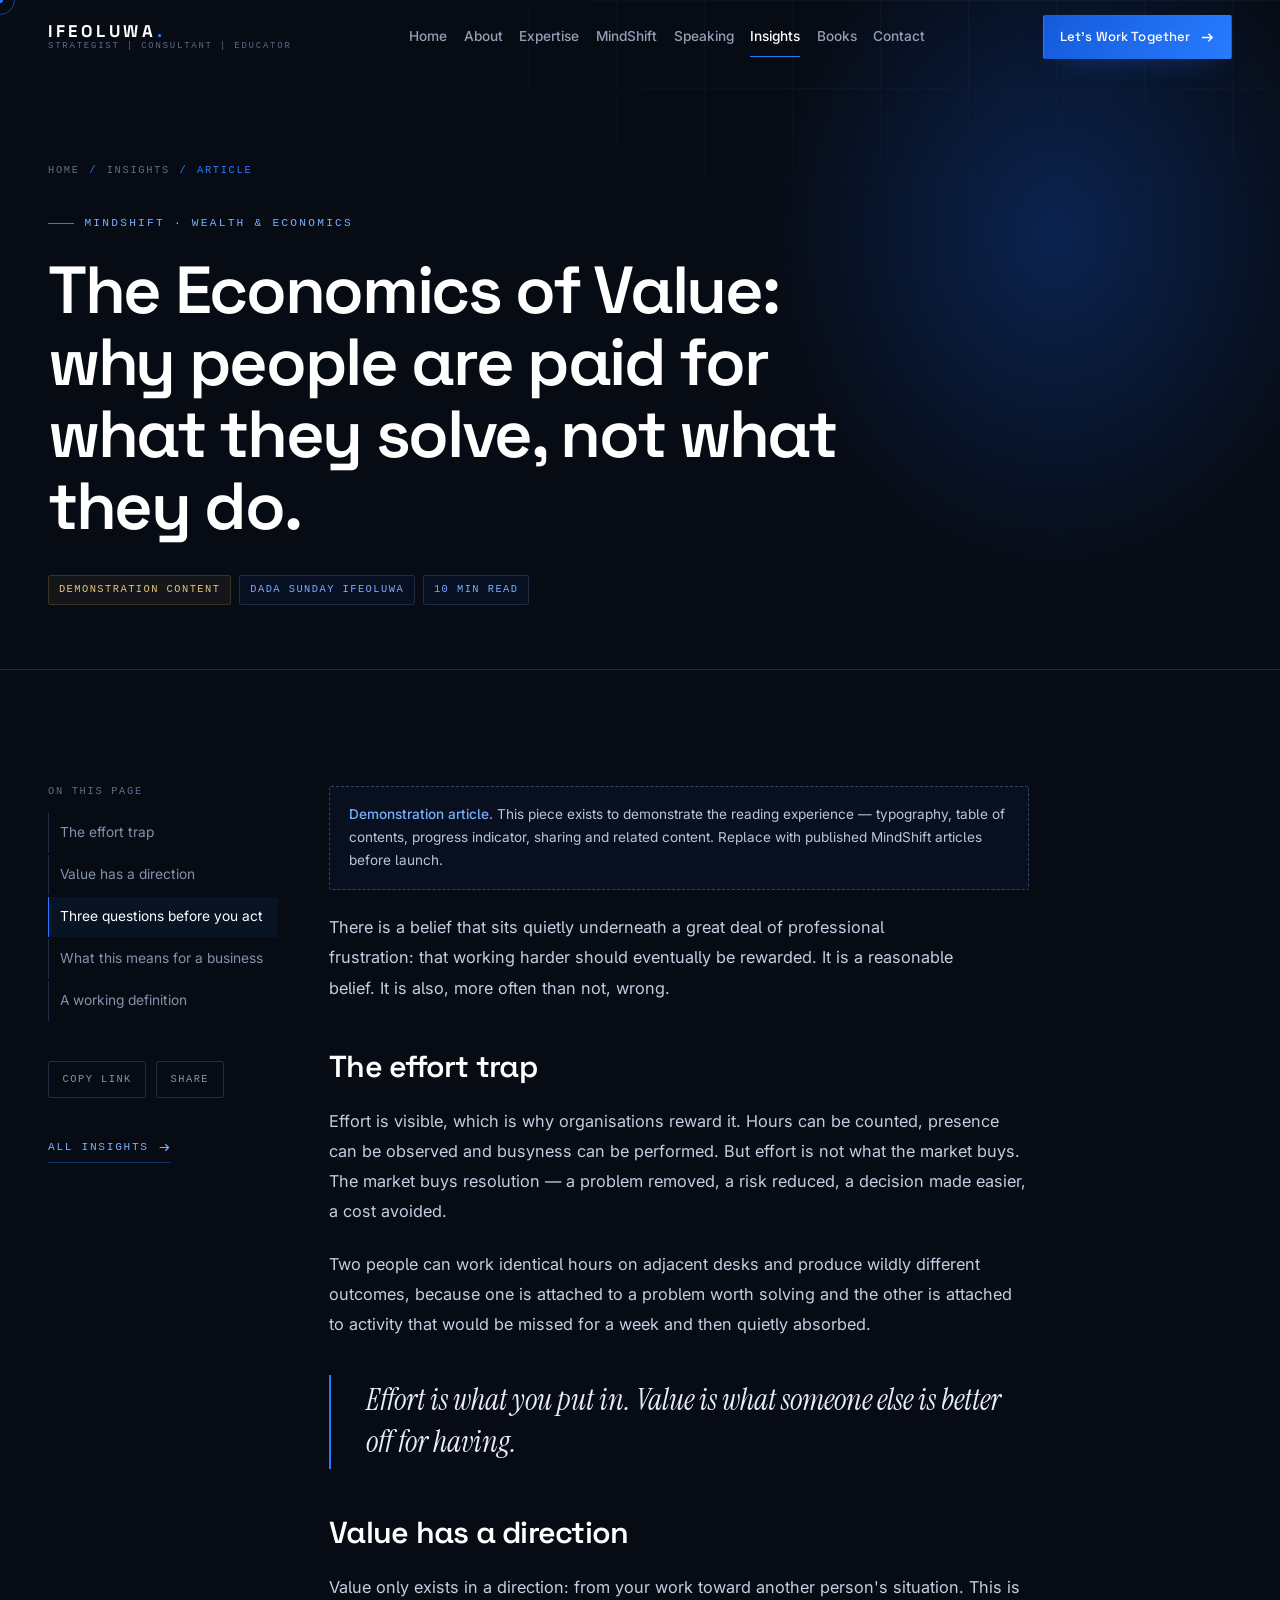
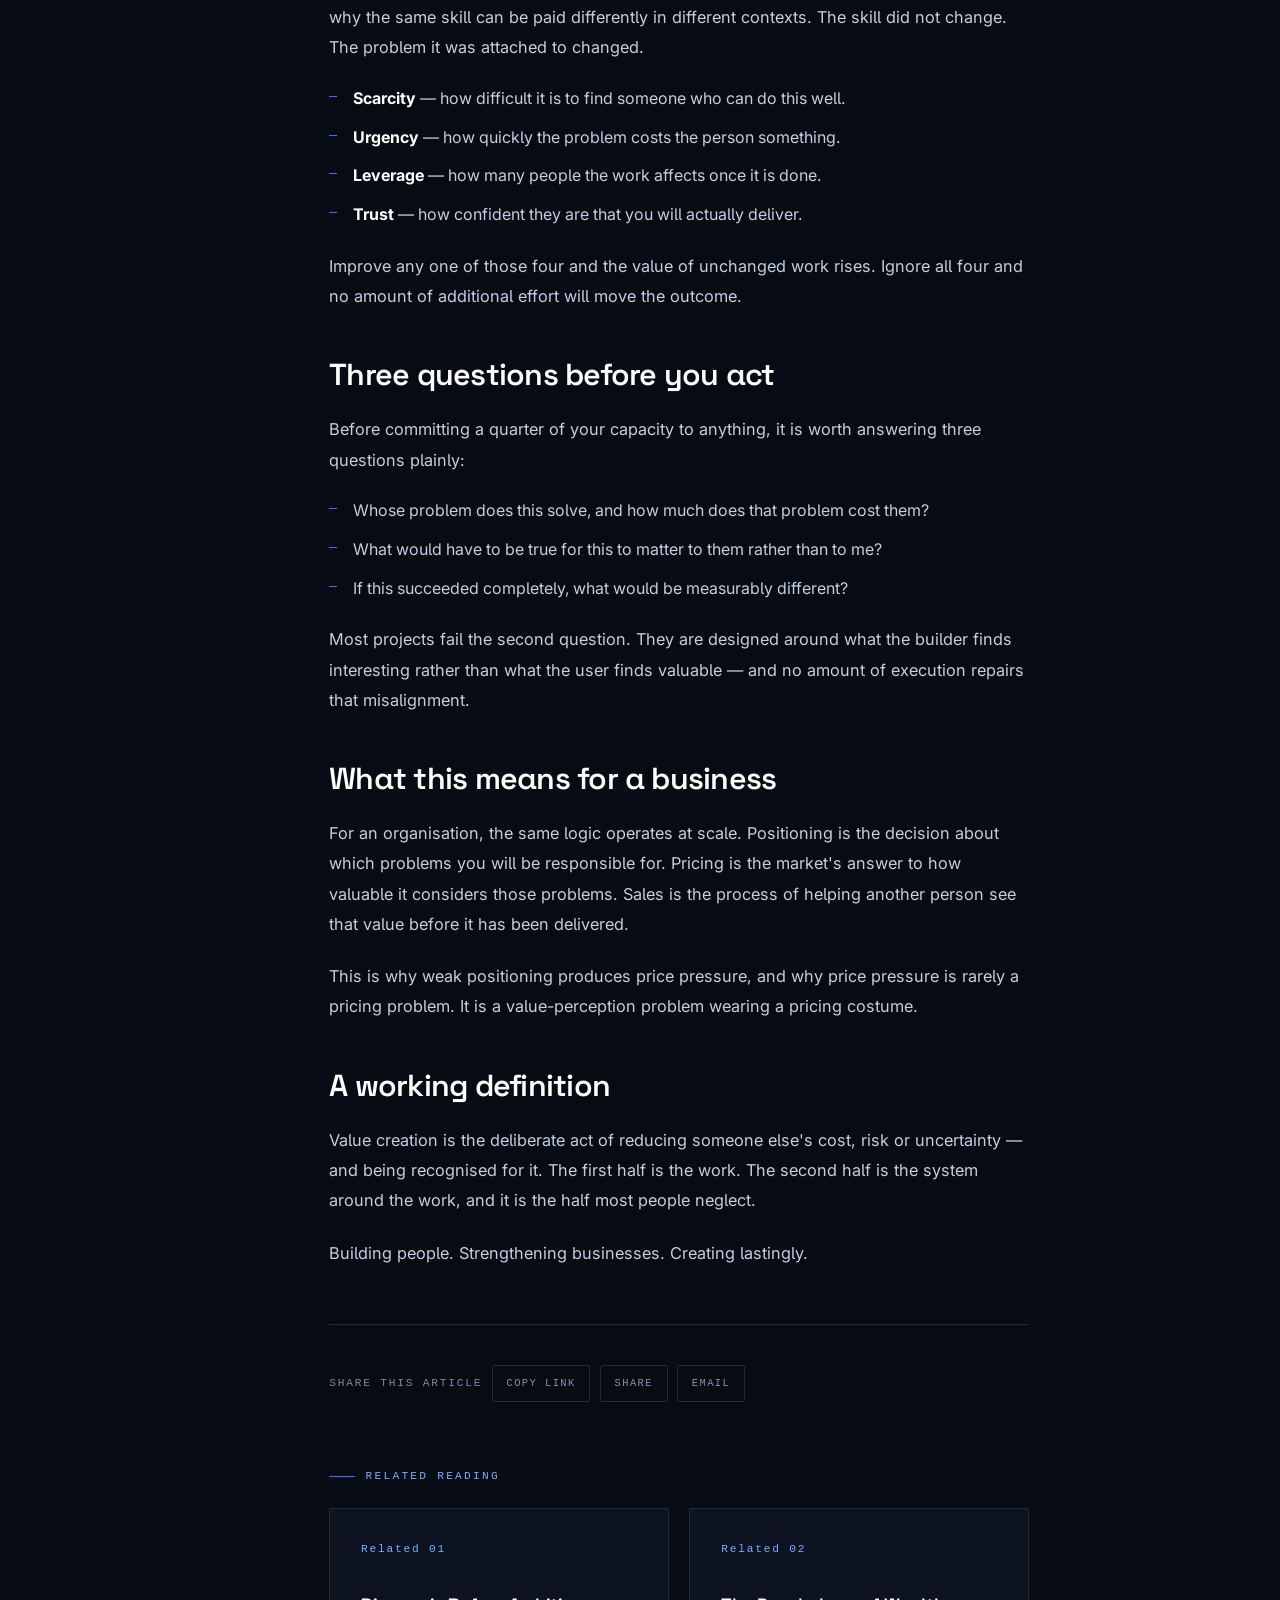
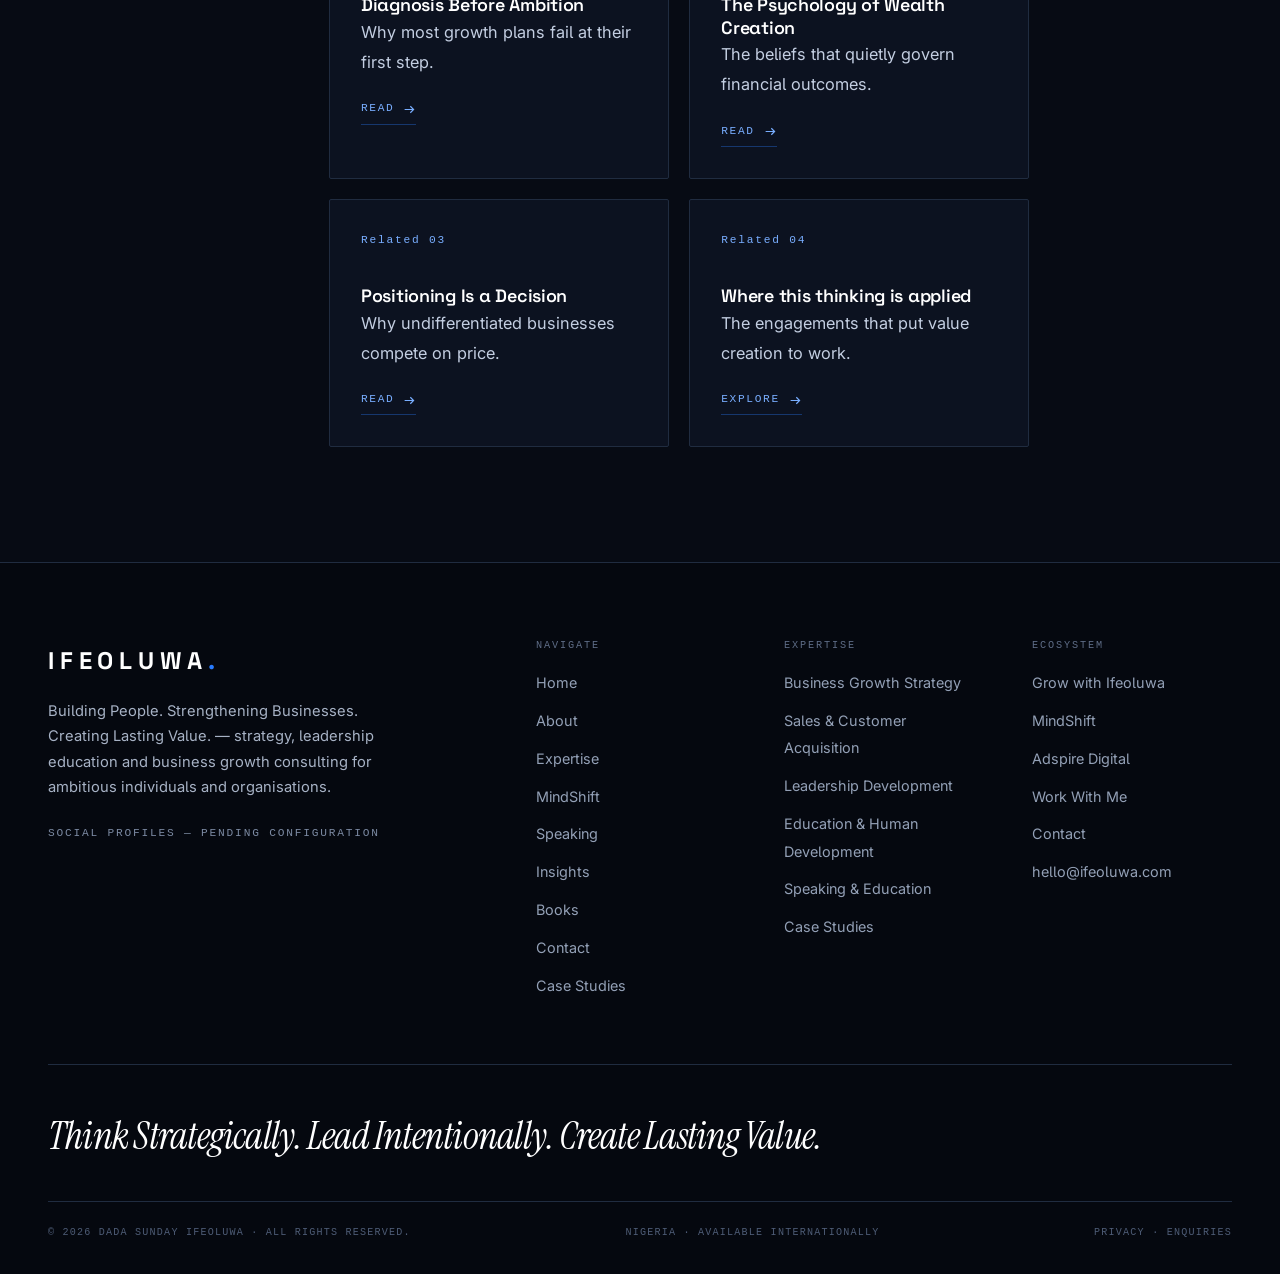
<file: article.html>
<!DOCTYPE html>
<html lang="en">
<head>
<meta charset="UTF-8">
<meta name="viewport" content="width=device-width, initial-scale=1">
<title>The Economics of Value — Article | MindShift by Ifeoluwa</title>
<meta name="description" content="Why identical effort produces radically different rewards — a MindShift deep dive on value creation, pricing and recognition by Dada Sunday Ifeoluwa.">
<meta name="robots" content="index, follow">
<link rel="canonical" href="https://sundayifeoluwa.vercel.app/article.html">
<meta property="og:type" content="article">
<meta property="og:title" content="The Economics of Value — MindShift">
<meta property="og:description" content="Why people are paid for what they solve, not what they do.">
<meta property="og:url" content="https://sundayifeoluwa.vercel.app/article.html">
<meta property="og:image" content="https://images.pexels.com/photos/4865543/pexels-photo-4865543.jpeg?auto=compress&cs=tinysrgb&w=1200">
<meta name="twitter:card" content="summary_large_image">
<link rel="icon" href="data:image/svg+xml,%3Csvg xmlns='http://www.w3.org/2000/svg' viewBox='0 0 32 32'%3E%3Crect width='32' height='32' fill='%23070B14'/%3E%3Ctext x='16' y='23' font-family='Helvetica,Arial' font-size='20' font-weight='bold' fill='%23287BFF' text-anchor='middle'%3EI%3C/text%3E%3C/svg%3E">
<link rel="preconnect" href="https://fonts.googleapis.com">
<link rel="preconnect" href="https://fonts.gstatic.com" crossorigin>
<link rel="preconnect" href="https://images.pexels.com" crossorigin>
<link href="https://fonts.googleapis.com/css2?family=Space+Grotesk:wght@400;500;600;700&family=Inter:wght@400;500;600&family=Instrument+Serif:ital@0;1&display=swap" rel="stylesheet">
<link rel="stylesheet" href="css/style.css">
<link rel="stylesheet" href="css/animations.css">
<noscript><style>.veil{display:none}[data-reveal],[data-stagger] > *,.mask-reveal,.hero h1 .line > span{opacity:1!important;transform:none!important;clip-path:none!important}[data-rule]{transform:scaleX(1)!important}</style></noscript>
<script type="application/ld+json">
{"@context":"https://schema.org","@type":"Article","headline":"The Economics of Value","description":"Why people are paid for what they solve, not what they do.","author":{"@type":"Person","name":"Dada Sunday Ifeoluwa"},"publisher":{"@type":"Organization","name":"MindShift"},"mainEntityOfPage":"https://sundayifeoluwa.vercel.app/article.html"}
</script>
</head>
<body>
<div class="veil" aria-hidden="true"></div>
<a class="skip" href="#main">Skip to content</a>
<div class="reading-progress" aria-hidden="true"><i id="reading-bar"></i></div>
<div id="site-nav"></div>

<main id="main">
  <header class="page-head">
    <div class="page-head__bg" aria-hidden="true"></div>
    <div class="shell">
      <nav class="crumbs" aria-label="Breadcrumb">
        <a href="index.html">Home</a><span>/</span><a href="insights.html">Insights</a><span>/</span><span>Article</span>
      </nav>
      <span class="eyebrow">MindShift · Wealth &amp; Economics</span>
      <h1>The Economics of Value: why people are paid for what they solve, not what they do.</h1>
      <div class="page-head__meta">
        <span class="tag tag--warn">Demonstration content</span>
        <span class="tag">Dada Sunday Ifeoluwa</span>
        <span class="tag">10 min read</span>
      </div>
    </div>
  </header>

  <section class="sec sec--flush">
    <div class="shell article-layout">
      <nav class="toc" aria-label="Table of contents">
        <h2>On this page</h2>
        <ol>
          <li><a href="#s1">The effort trap</a></li>
          <li><a href="#s2">Value has a direction</a></li>
          <li><a href="#s3">Three questions before you act</a></li>
          <li><a href="#s4">What this means for a business</a></li>
          <li><a href="#s5">A working definition</a></li>
        </ol>
        <div class="share mt-3">
          <button type="button" data-share="copy">Copy link</button>
          <button type="button" data-share="native">Share</button>
        </div>
        <a class="link-arrow mt-3" href="insights.html">All insights
          <svg viewBox="0 0 16 16" fill="none" stroke="currentColor" stroke-width="1.5"><path d="M2 8h11M9 4l4 4-4 4"/></svg></a>
      </nav>

      <article class="prose" data-article>
        <div class="note">
          <strong>Demonstration article.</strong> This piece exists to demonstrate the reading experience — typography,
          table of contents, progress indicator, sharing and related content. Replace with published MindShift articles
          before launch.
        </div>

        <p class="lead">There is a belief that sits quietly underneath a great deal of professional frustration: that
          working harder should eventually be rewarded. It is a reasonable belief. It is also, more often than not,
          wrong.</p>

        <h2 id="s1">The effort trap</h2>
        <p>Effort is visible, which is why organisations reward it. Hours can be counted, presence can be observed and
          busyness can be performed. But effort is not what the market buys. The market buys resolution — a problem
          removed, a risk reduced, a decision made easier, a cost avoided.</p>
        <p>Two people can work identical hours on adjacent desks and produce wildly different outcomes, because one is
          attached to a problem worth solving and the other is attached to activity that would be missed for a week and
          then quietly absorbed.</p>
        <blockquote class="pullquote">Effort is what you put in. Value is what someone else is better off for having.</blockquote>

        <h2 id="s2">Value has a direction</h2>
        <p>Value only exists in a direction: from your work toward another person's situation. This is why the same
          skill can be paid differently in different contexts. The skill did not change. The problem it was attached to
          changed.</p>
        <ul>
          <li><strong style="color:#fff">Scarcity</strong> — how difficult it is to find someone who can do this well.</li>
          <li><strong style="color:#fff">Urgency</strong> — how quickly the problem costs the person something.</li>
          <li><strong style="color:#fff">Leverage</strong> — how many people the work affects once it is done.</li>
          <li><strong style="color:#fff">Trust</strong> — how confident they are that you will actually deliver.</li>
        </ul>
        <p>Improve any one of those four and the value of unchanged work rises. Ignore all four and no amount of
          additional effort will move the outcome.</p>

        <h2 id="s3">Three questions before you act</h2>
        <p>Before committing a quarter of your capacity to anything, it is worth answering three questions plainly:</p>
        <ul>
          <li>Whose problem does this solve, and how much does that problem cost them?</li>
          <li>What would have to be true for this to matter to them rather than to me?</li>
          <li>If this succeeded completely, what would be measurably different?</li>
        </ul>
        <p>Most projects fail the second question. They are designed around what the builder finds interesting rather
          than what the user finds valuable — and no amount of execution repairs that misalignment.</p>

        <h2 id="s4">What this means for a business</h2>
        <p>For an organisation, the same logic operates at scale. Positioning is the decision about which problems you
          will be responsible for. Pricing is the market's answer to how valuable it considers those problems. Sales is
          the process of helping another person see that value before it has been delivered.</p>
        <p>This is why weak positioning produces price pressure, and why price pressure is rarely a pricing problem. It
          is a value-perception problem wearing a pricing costume.</p>

        <h2 id="s5">A working definition</h2>
        <p>Value creation is the deliberate act of reducing someone else's cost, risk or uncertainty — and being
          recognised for it. The first half is the work. The second half is the system around the work, and it is the
          half most people neglect.</p>
        <p class="dim">Building people. Strengthening businesses. Creating lastingly.</p>

        <div class="rule mt-4" data-rule></div>

        <div class="share mt-3">
          <span class="mono dim">Share this article</span>
          <button type="button" data-share="copy">Copy link</button>
          <button type="button" data-share="native">Share</button>
          <a href="mailto:?subject=The%20Economics%20of%20Value&body=Thought%20you%20might%20find%20this%20interesting.">Email</a>
        </div>

        <div class="mt-4">
          <span class="eyebrow">Related reading</span>
          <div class="grid-2">
            <a class="panel" href="insights.html"><span class="panel__num">Related 01</span>
              <h3 class="h3">Diagnosis Before Ambition</h3>
              <p class="small">Why most growth plans fail at their first step.</p>
              <span class="link-arrow">Read <svg viewBox="0 0 16 16" fill="none" stroke="currentColor" stroke-width="1.5"><path d="M2 8h11M9 4l4 4-4 4"/></svg></span></a>
            <a class="panel" href="mindshift.html"><span class="panel__num">Related 02</span>
              <h3 class="h3">The Psychology of Wealth Creation</h3>
              <p class="small">The beliefs that quietly govern financial outcomes.</p>
              <span class="link-arrow">Read <svg viewBox="0 0 16 16" fill="none" stroke="currentColor" stroke-width="1.5"><path d="M2 8h11M9 4l4 4-4 4"/></svg></span></a>
            <a class="panel" href="insights.html"><span class="panel__num">Related 03</span>
              <h3 class="h3">Positioning Is a Decision</h3>
              <p class="small">Why undifferentiated businesses compete on price.</p>
              <span class="link-arrow">Read <svg viewBox="0 0 16 16" fill="none" stroke="currentColor" stroke-width="1.5"><path d="M2 8h11M9 4l4 4-4 4"/></svg></span></a>
            <a class="panel" href="expertise.html"><span class="panel__num">Related 04</span>
              <h3 class="h3">Where this thinking is applied</h3>
              <p class="small">The engagements that put value creation to work.</p>
              <span class="link-arrow">Explore <svg viewBox="0 0 16 16" fill="none" stroke="currentColor" stroke-width="1.5"><path d="M2 8h11M9 4l4 4-4 4"/></svg></span></a>
          </div>
        </div>
      </article>
    </div>
  </section>
</main>

<div id="site-footer"></div>
<script src="js/config.js" defer></script>
<script src="js/main.js" defer></script>
</body>
</html>
</file>
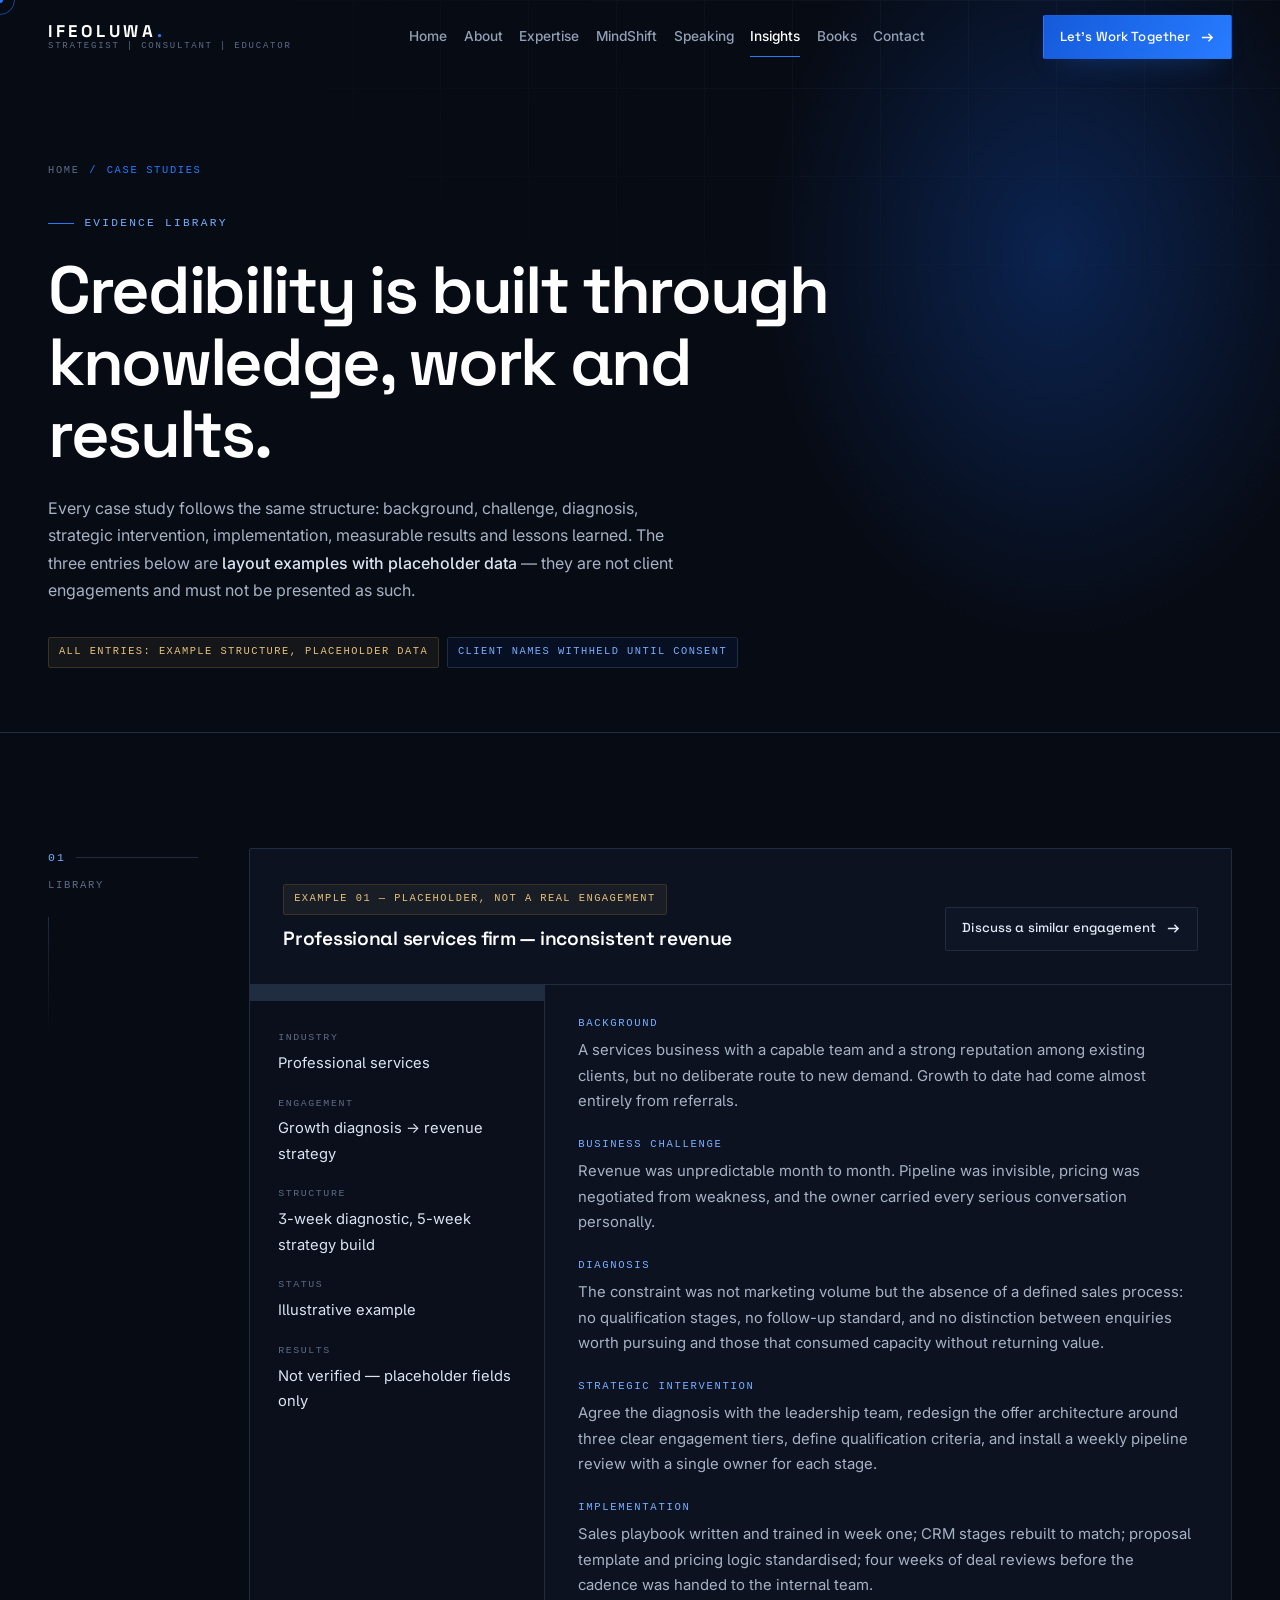
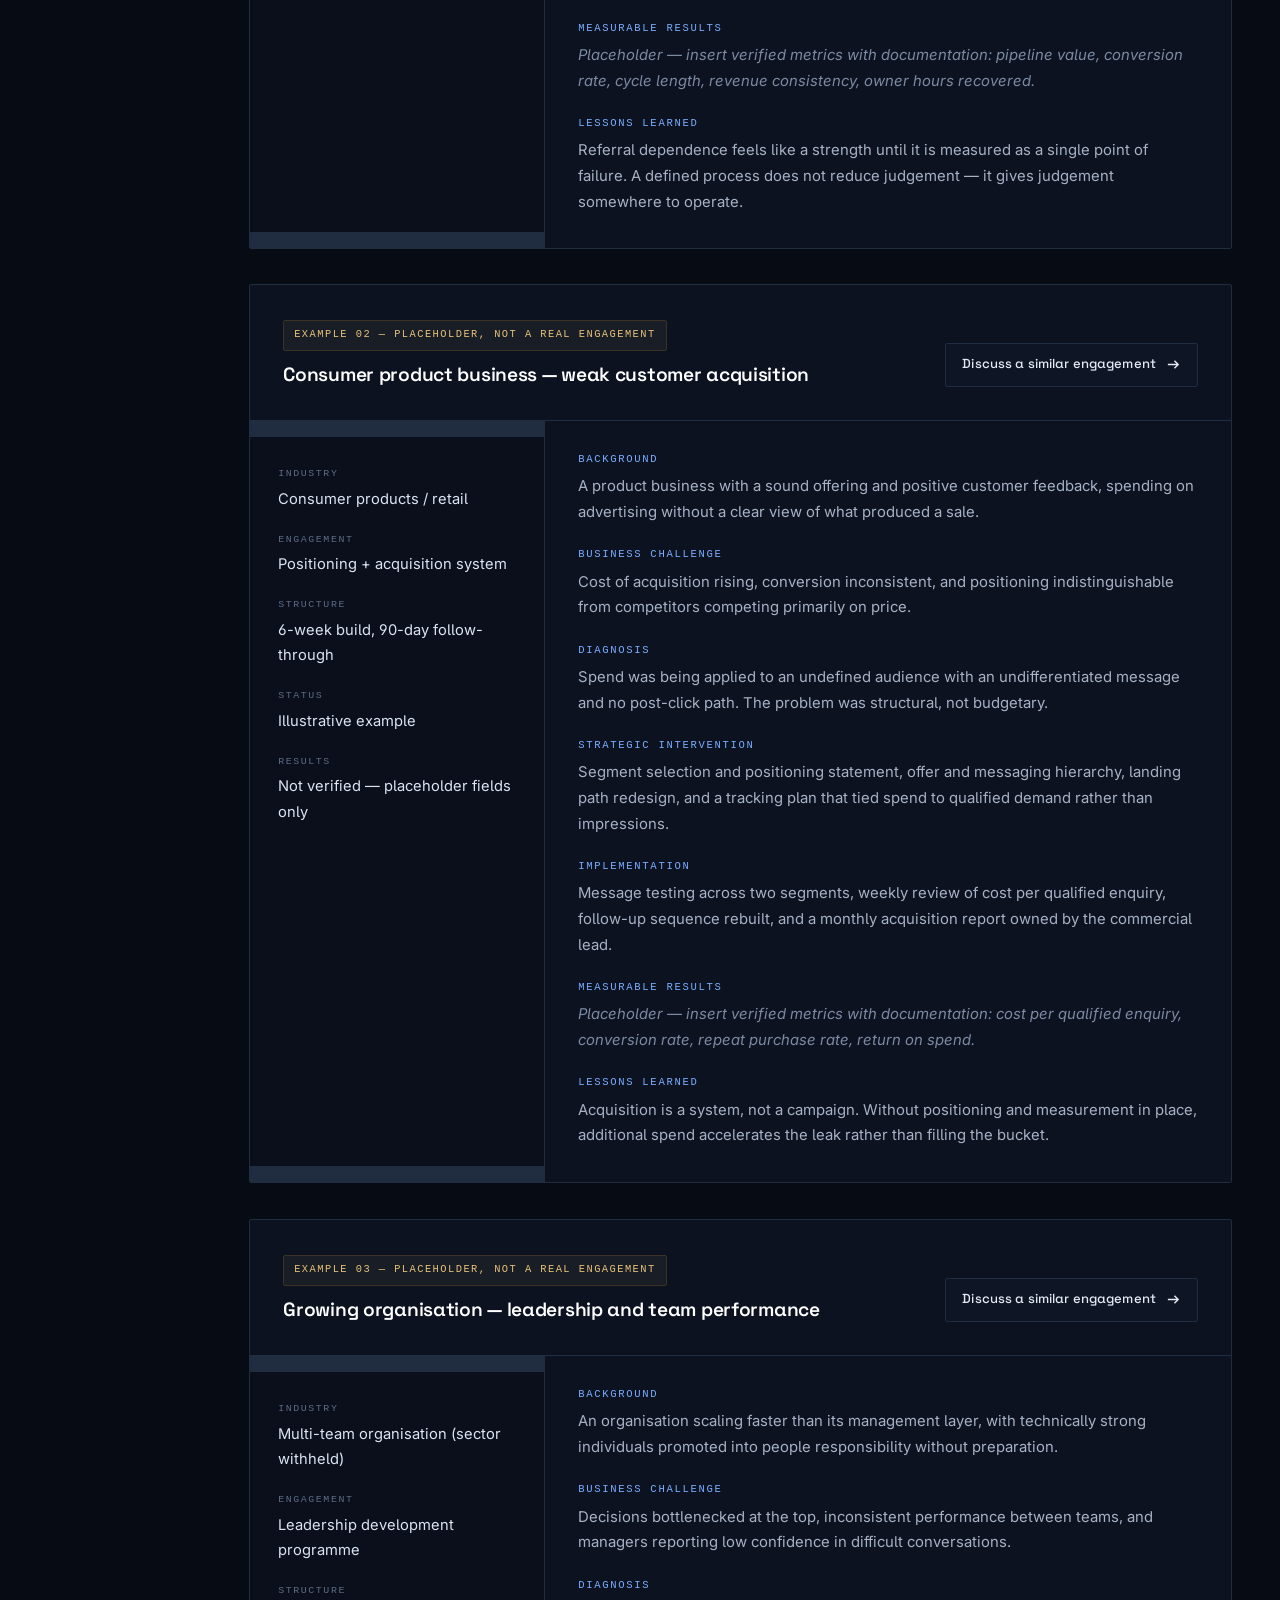
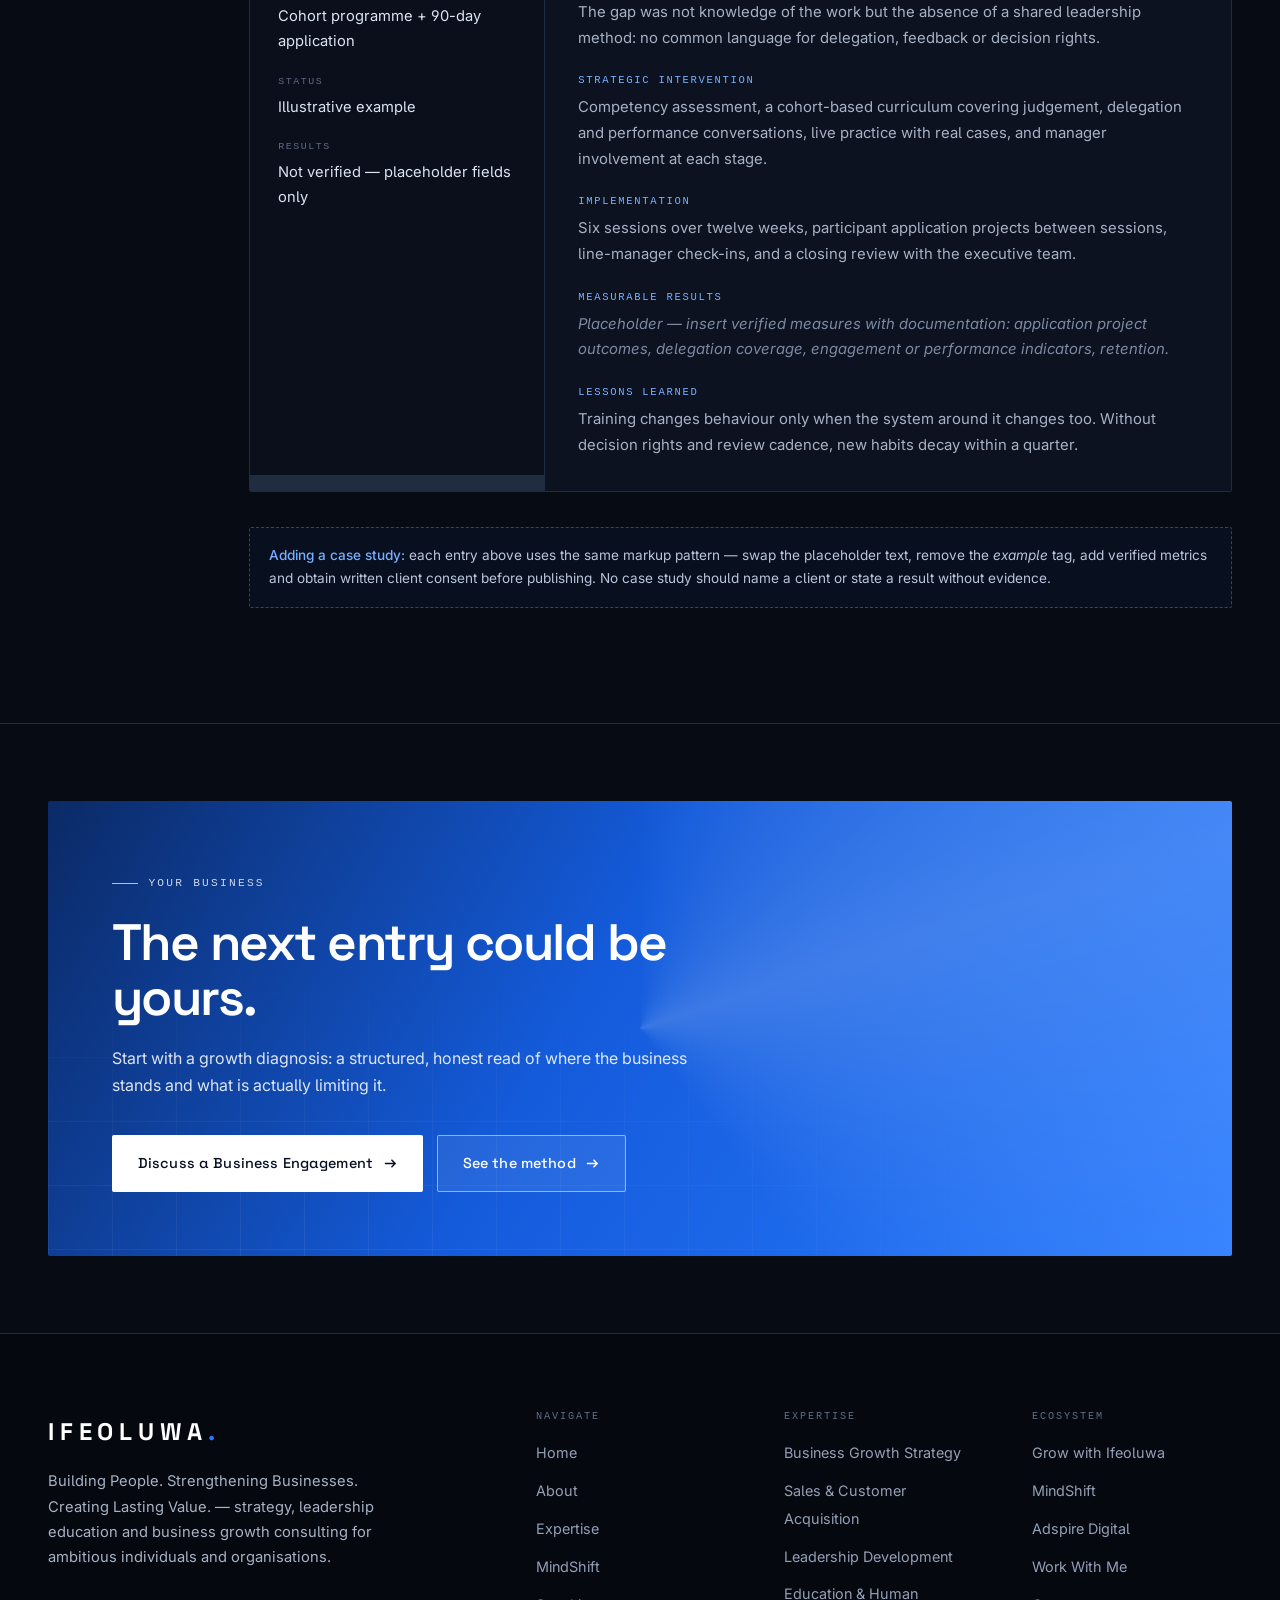
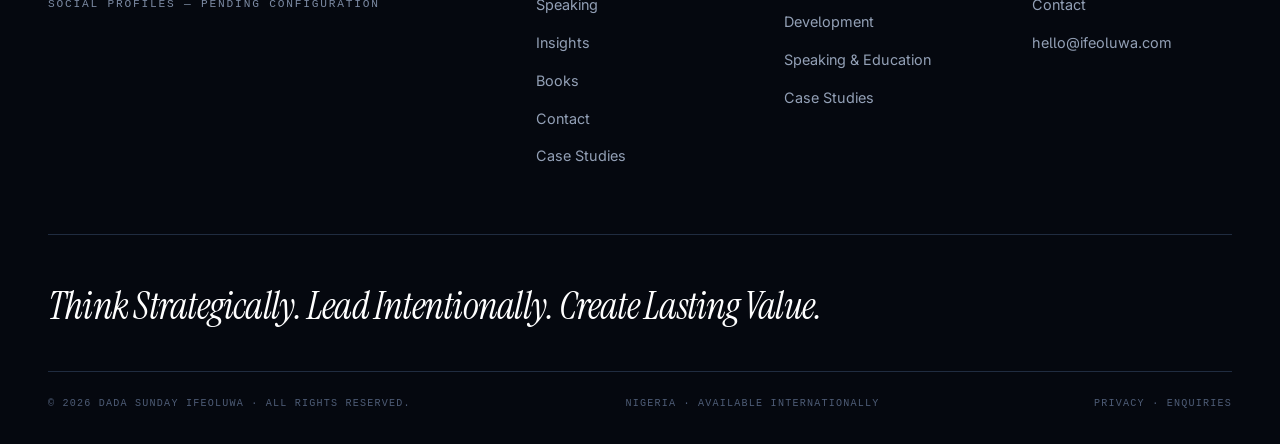
<file: case-studies.html>
<!DOCTYPE html>
<html lang="en">
<head>
<meta charset="UTF-8">
<meta name="viewport" content="width=device-width, initial-scale=1">
<title>Case Studies — Structured Engagement Examples | Ifeoluwa</title>
<meta name="description" content="A structured case study library from Dada Sunday Ifeoluwa: background, challenge, diagnosis, intervention, implementation, results and lessons — with every entry clearly labelled as an example until verified.">
<meta name="robots" content="index, follow">
<link rel="canonical" href="https://sundayifeoluwa.vercel.app/case-studies.html">
<meta property="og:type" content="website">
<meta property="og:title" content="Case Study Library — Ifeoluwa">
<meta property="og:description" content="How engagements are structured: diagnosis, intervention, implementation, results, lessons.">
<meta property="og:url" content="https://sundayifeoluwa.vercel.app/case-studies.html">
<meta property="og:image" content="https://images.pexels.com/photos/7433919/pexels-photo-7433919.jpeg?auto=compress&cs=tinysrgb&w=1200">
<meta name="twitter:card" content="summary_large_image">
<link rel="icon" href="data:image/svg+xml,%3Csvg xmlns='http://www.w3.org/2000/svg' viewBox='0 0 32 32'%3E%3Crect width='32' height='32' fill='%23070B14'/%3E%3Ctext x='16' y='23' font-family='Helvetica,Arial' font-size='20' font-weight='bold' fill='%23287BFF' text-anchor='middle'%3EI%3C/text%3E%3C/svg%3E">
<link rel="preconnect" href="https://fonts.googleapis.com">
<link rel="preconnect" href="https://fonts.gstatic.com" crossorigin>
<link rel="preconnect" href="https://images.pexels.com" crossorigin>
<link href="https://fonts.googleapis.com/css2?family=Space+Grotesk:wght@400;500;600;700&family=Inter:wght@400;500;600&family=Instrument+Serif:ital@0;1&display=swap" rel="stylesheet">
<link rel="stylesheet" href="css/style.css">
<link rel="stylesheet" href="css/animations.css">
<noscript><style>.veil{display:none}[data-reveal],[data-stagger] > *,.mask-reveal,.hero h1 .line > span{opacity:1!important;transform:none!important;clip-path:none!important}[data-rule]{transform:scaleX(1)!important}</style></noscript>
</head>
<body>
<div class="veil" aria-hidden="true"></div>
<a class="skip" href="#main">Skip to content</a>
<div class="progress" aria-hidden="true"><i id="progress-bar"></i></div>
<div id="site-nav"></div>

<main id="main">
  <header class="page-head">
    <div class="page-head__bg" aria-hidden="true"></div>
    <div class="shell">
      <nav class="crumbs" aria-label="Breadcrumb"><a href="index.html">Home</a><span>/</span><span>Case Studies</span></nav>
      <span class="eyebrow">Evidence library</span>
      <h1>Credibility is built through knowledge, work and results.</h1>
      <p class="lead">Every case study follows the same structure: background, challenge, diagnosis, strategic
        intervention, implementation, measurable results and lessons learned. The three entries below are
        <strong>layout examples with placeholder data</strong> — they are not client engagements and must not be
        presented as such.</p>
      <div class="page-head__meta">
        <span class="tag tag--warn">All entries: example structure, placeholder data</span>
        <span class="tag">Client names withheld until consent</span>
      </div>
    </div>
  </header>

  <section class="sec sec--flush" aria-labelledby="cs-1">
    <div class="shell sec__grid">
      <div class="folio" data-reveal><div class="folio__num">01</div><div class="folio__label">Library</div>
        <div class="folio__mark" aria-hidden="true"></div></div>
      <div class="stack-lg">

        <!-- CASE 01 -->
        <article class="case" data-reveal aria-labelledby="cs-a">
          <div class="case__head">
            <div>
              <span class="tag tag--warn">Example 01 — placeholder, not a real engagement</span>
              <h2 class="h3 mt-1" id="cs-a">Professional services firm — inconsistent revenue</h2>
            </div>
            <div class="btn-row">
              <a class="btn btn--ghost btn--sm" href="contact.html?path=business">Discuss a similar engagement
                <svg viewBox="0 0 16 16" fill="none" stroke="currentColor" stroke-width="1.5"><path d="M2 8h11M9 4l4 4-4 4"/></svg></a>
            </div>
          </div>
          <div class="case__body">
            <dl class="case__meta">
              <div><dt>Industry</dt><dd>Professional services</dd></div>
              <div><dt>Engagement</dt><dd>Growth diagnosis → revenue strategy</dd></div>
              <div><dt>Structure</dt><dd>3-week diagnostic, 5-week strategy build</dd></div>
              <div><dt>Status</dt><dd>Illustrative example</dd></div>
              <div><dt>Results</dt><dd>Not verified — placeholder fields only</dd></div>
            </dl>
            <div class="case__content">
              <div class="case__block"><h4>Background</h4>
                <p>A services business with a capable team and a strong reputation among existing clients, but no
                  deliberate route to new demand. Growth to date had come almost entirely from referrals.</p></div>
              <div class="case__block"><h4>Business challenge</h4>
                <p>Revenue was unpredictable month to month. Pipeline was invisible, pricing was negotiated from
                  weakness, and the owner carried every serious conversation personally.</p></div>
              <div class="case__block"><h4>Diagnosis</h4>
                <p>The constraint was not marketing volume but the absence of a defined sales process: no qualification
                  stages, no follow-up standard, and no distinction between enquiries worth pursuing and those that
                  consumed capacity without returning value.</p></div>
              <div class="case__block"><h4>Strategic intervention</h4>
                <p>Agree the diagnosis with the leadership team, redesign the offer architecture around three clear
                  engagement tiers, define qualification criteria, and install a weekly pipeline review with a single
                  owner for each stage.</p></div>
              <div class="case__block"><h4>Implementation</h4>
                <p>Sales playbook written and trained in week one; CRM stages rebuilt to match; proposal template and
                  pricing logic standardised; four weeks of deal reviews before the cadence was handed to the internal
                  team.</p></div>
              <div class="case__block"><h4>Measurable results</h4>
                <p class="dim"><em>Placeholder — insert verified metrics with documentation: pipeline value, conversion
                  rate, cycle length, revenue consistency, owner hours recovered.</em></p></div>
              <div class="case__block"><h4>Lessons learned</h4>
                <p>Referral dependence feels like a strength until it is measured as a single point of failure. A
                  defined process does not reduce judgement — it gives judgement somewhere to operate.</p></div>
            </div>
          </div>
        </article>

        <!-- CASE 02 -->
        <article class="case" data-reveal aria-labelledby="cs-b">
          <div class="case__head">
            <div>
              <span class="tag tag--warn">Example 02 — placeholder, not a real engagement</span>
              <h2 class="h3 mt-1" id="cs-b">Consumer product business — weak customer acquisition</h2>
            </div>
            <div class="btn-row">
              <a class="btn btn--ghost btn--sm" href="contact.html?path=business">Discuss a similar engagement
                <svg viewBox="0 0 16 16" fill="none" stroke="currentColor" stroke-width="1.5"><path d="M2 8h11M9 4l4 4-4 4"/></svg></a>
            </div>
          </div>
          <div class="case__body">
            <dl class="case__meta">
              <div><dt>Industry</dt><dd>Consumer products / retail</dd></div>
              <div><dt>Engagement</dt><dd>Positioning + acquisition system</dd></div>
              <div><dt>Structure</dt><dd>6-week build, 90-day follow-through</dd></div>
              <div><dt>Status</dt><dd>Illustrative example</dd></div>
              <div><dt>Results</dt><dd>Not verified — placeholder fields only</dd></div>
            </dl>
            <div class="case__content">
              <div class="case__block"><h4>Background</h4>
                <p>A product business with a sound offering and positive customer feedback, spending on advertising
                  without a clear view of what produced a sale.</p></div>
              <div class="case__block"><h4>Business challenge</h4>
                <p>Cost of acquisition rising, conversion inconsistent, and positioning indistinguishable from
                  competitors competing primarily on price.</p></div>
              <div class="case__block"><h4>Diagnosis</h4>
                <p>Spend was being applied to an undefined audience with an undifferentiated message and no post-click
                  path. The problem was structural, not budgetary.</p></div>
              <div class="case__block"><h4>Strategic intervention</h4>
                <p>Segment selection and positioning statement, offer and messaging hierarchy, landing path redesign,
                  and a tracking plan that tied spend to qualified demand rather than impressions.</p></div>
              <div class="case__block"><h4>Implementation</h4>
                <p>Message testing across two segments, weekly review of cost per qualified enquiry, follow-up sequence
                rebuilt, and a monthly acquisition report owned by the commercial lead.</p></div>
              <div class="case__block"><h4>Measurable results</h4>
                <p class="dim"><em>Placeholder — insert verified metrics with documentation: cost per qualified
                  enquiry, conversion rate, repeat purchase rate, return on spend.</em></p></div>
              <div class="case__block"><h4>Lessons learned</h4>
                <p>Acquisition is a system, not a campaign. Without positioning and measurement in place, additional
                  spend accelerates the leak rather than filling the bucket.</p></div>
            </div>
          </div>
        </article>

        <!-- CASE 03 -->
        <article class="case" data-reveal aria-labelledby="cs-c">
          <div class="case__head">
            <div>
              <span class="tag tag--warn">Example 03 — placeholder, not a real engagement</span>
              <h2 class="h3 mt-1" id="cs-c">Growing organisation — leadership and team performance</h2>
            </div>
            <div class="btn-row">
              <a class="btn btn--ghost btn--sm" href="contact.html?path=training">Discuss a similar engagement
                <svg viewBox="0 0 16 16" fill="none" stroke="currentColor" stroke-width="1.5"><path d="M2 8h11M9 4l4 4-4 4"/></svg></a>
            </div>
          </div>
          <div class="case__body">
            <dl class="case__meta">
              <div><dt>Industry</dt><dd>Multi-team organisation (sector withheld)</dd></div>
              <div><dt>Engagement</dt><dd>Leadership development programme</dd></div>
              <div><dt>Structure</dt><dd>Cohort programme + 90-day application</dd></div>
              <div><dt>Status</dt><dd>Illustrative example</dd></div>
              <div><dt>Results</dt><dd>Not verified — placeholder fields only</dd></div>
            </dl>
            <div class="case__content">
              <div class="case__block"><h4>Background</h4>
                <p>An organisation scaling faster than its management layer, with technically strong individuals
                  promoted into people responsibility without preparation.</p></div>
              <div class="case__block"><h4>Business challenge</h4>
                <p>Decisions bottlenecked at the top, inconsistent performance between teams, and managers reporting
                  low confidence in difficult conversations.</p></div>
              <div class="case__block"><h4>Diagnosis</h4>
                <p>The gap was not knowledge of the work but the absence of a shared leadership method: no common
                  language for delegation, feedback or decision rights.</p></div>
              <div class="case__block"><h4>Strategic intervention</h4>
                <p>Competency assessment, a cohort-based curriculum covering judgement, delegation and performance
                  conversations, live practice with real cases, and manager involvement at each stage.</p></div>
              <div class="case__block"><h4>Implementation</h4>
                <p>Six sessions over twelve weeks, participant application projects between sessions, line-manager
                  check-ins, and a closing review with the executive team.</p></div>
              <div class="case__block"><h4>Measurable results</h4>
                <p class="dim"><em>Placeholder — insert verified measures with documentation: application project
                  outcomes, delegation coverage, engagement or performance indicators, retention.</em></p></div>
              <div class="case__block"><h4>Lessons learned</h4>
                <p>Training changes behaviour only when the system around it changes too. Without decision rights and
                  review cadence, new habits decay within a quarter.</p></div>
            </div>
          </div>
        </article>

        <div class="note" data-reveal><strong>Adding a case study:</strong> each entry above uses the same markup
          pattern — swap the placeholder text, remove the <em>example</em> tag, add verified metrics and obtain written
          client consent before publishing. No case study should name a client or state a result without evidence.</div>
      </div>
    </div>
  </section>

  <section class="sec sec--tight" aria-labelledby="cs-cta">
    <div class="shell">
      <div class="cta" data-reveal="scale">
        <span class="eyebrow">Your business</span>
        <h2 id="cs-cta">The next entry could be yours.</h2>
        <p>Start with a growth diagnosis: a structured, honest read of where the business stands and what is actually
          limiting it.</p>
        <div class="btn-row">
          <a class="btn btn--light" href="contact.html?path=business">Discuss a Business Engagement
            <svg viewBox="0 0 16 16" fill="none" stroke="currentColor" stroke-width="1.5"><path d="M2 8h11M9 4l4 4-4 4"/></svg></a>
          <a class="btn btn--ghost" href="expertise.html#growth" style="border-color:rgba(255,255,255,.5);color:#fff;background:rgba(255,255,255,.08)">See the method
            <svg viewBox="0 0 16 16" fill="none" stroke="currentColor" stroke-width="1.5"><path d="M2 8h11M9 4l4 4-4 4"/></svg></a>
        </div>
      </div>
    </div>
  </section>
</main>

<div id="site-footer"></div>
<script src="js/config.js" defer></script>
<script src="js/main.js" defer></script>
</body>
</html>
</file>
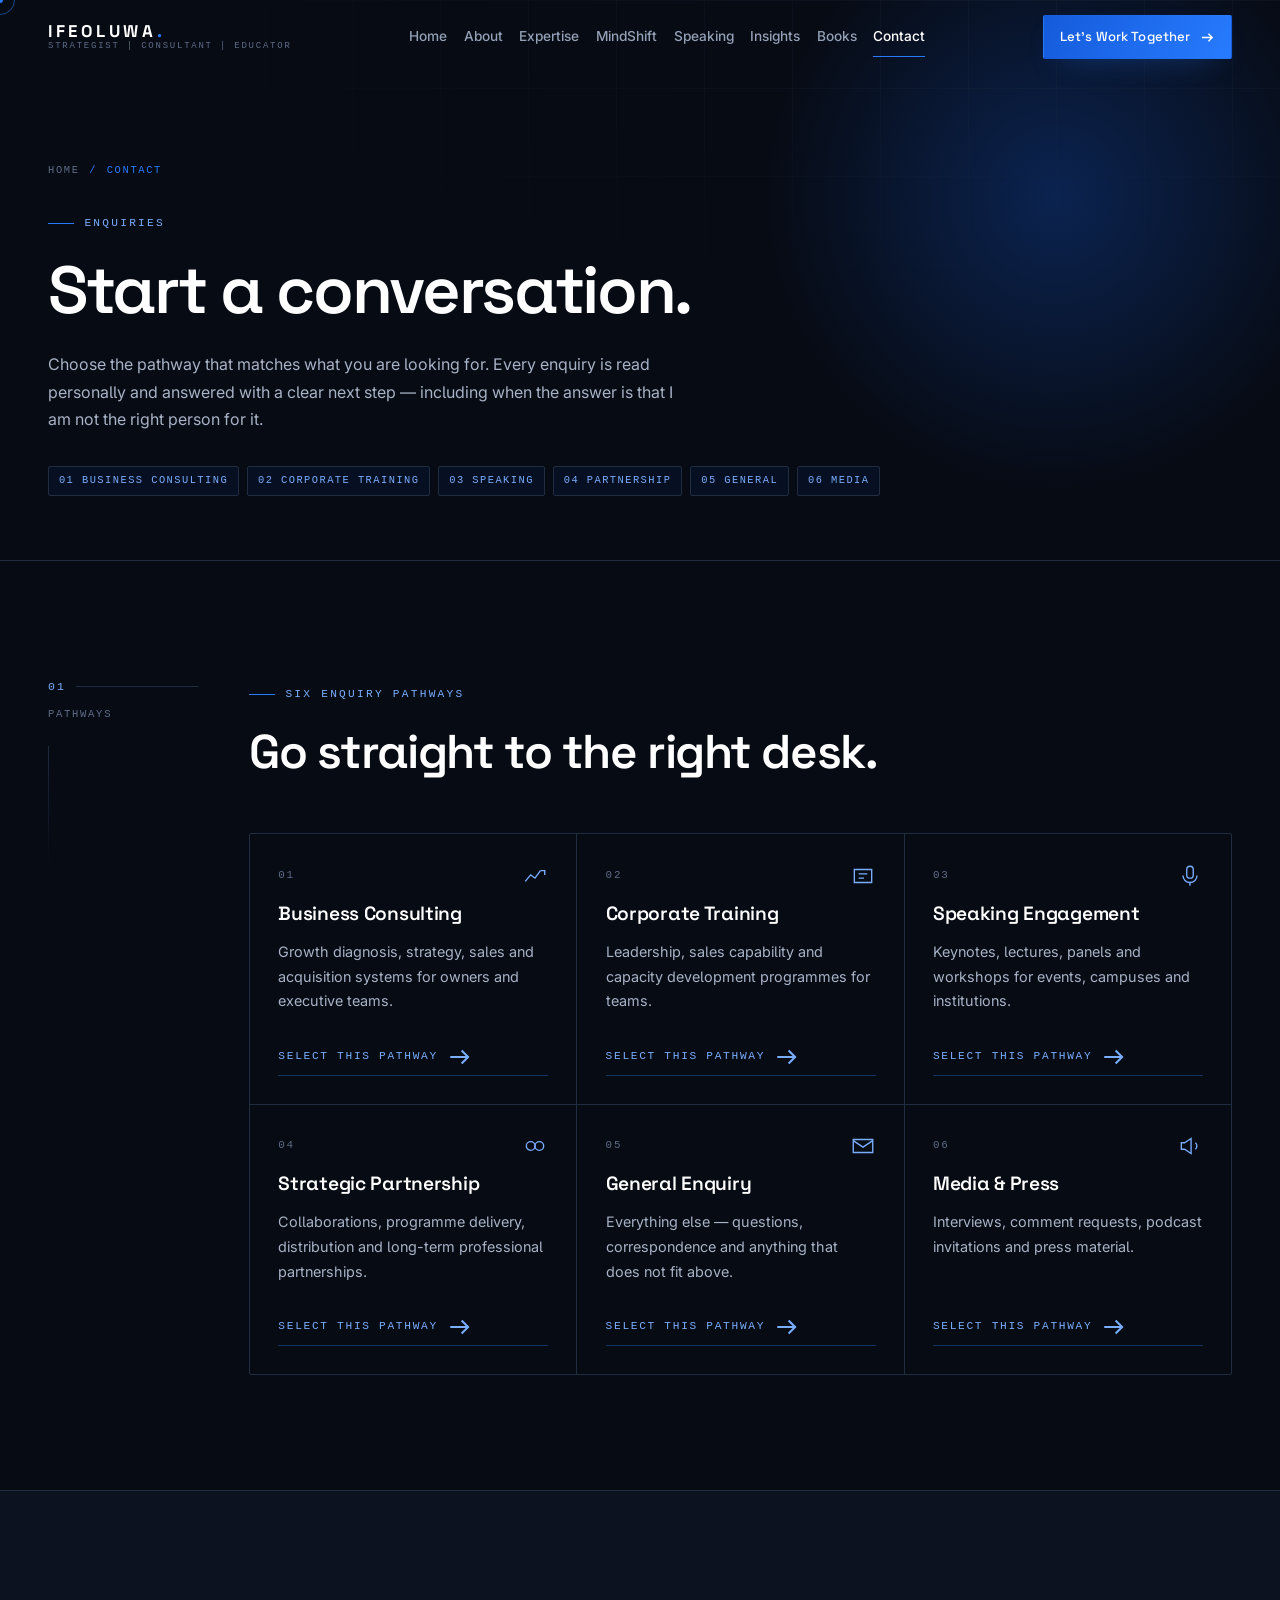
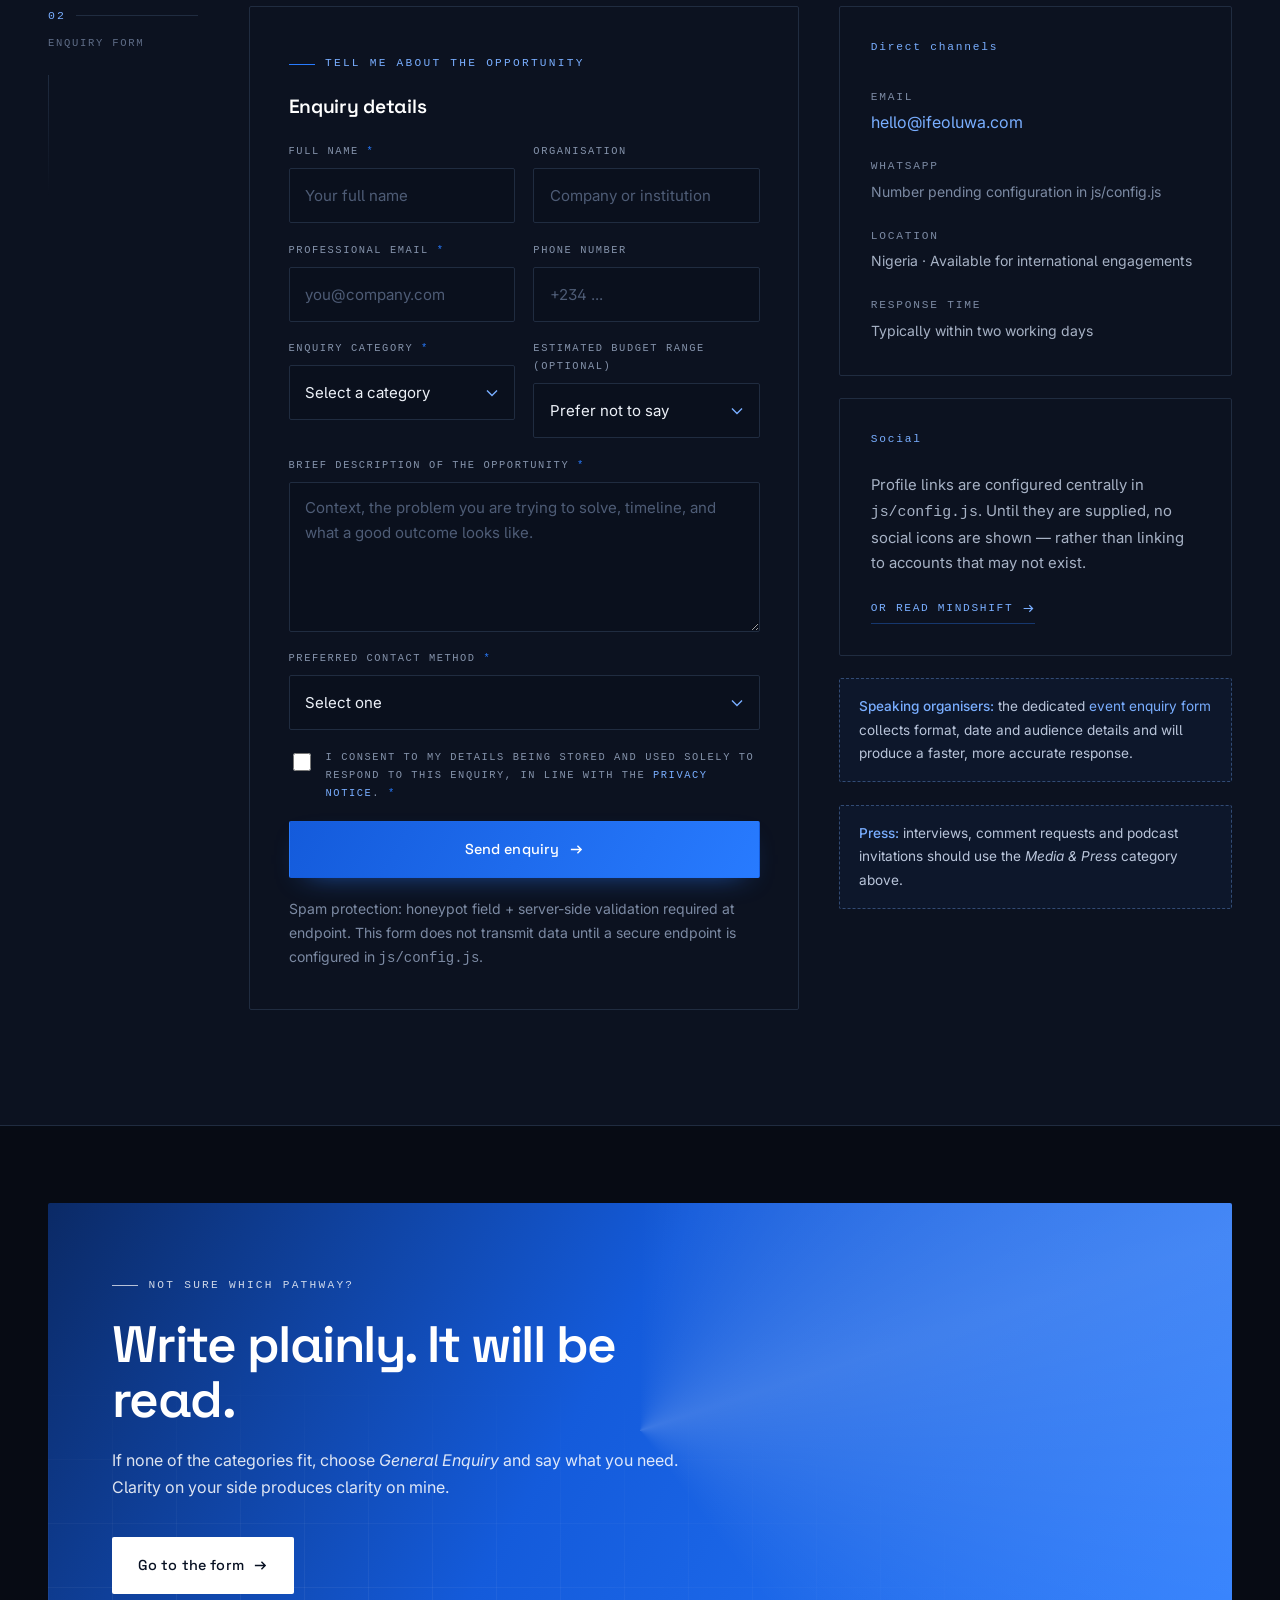
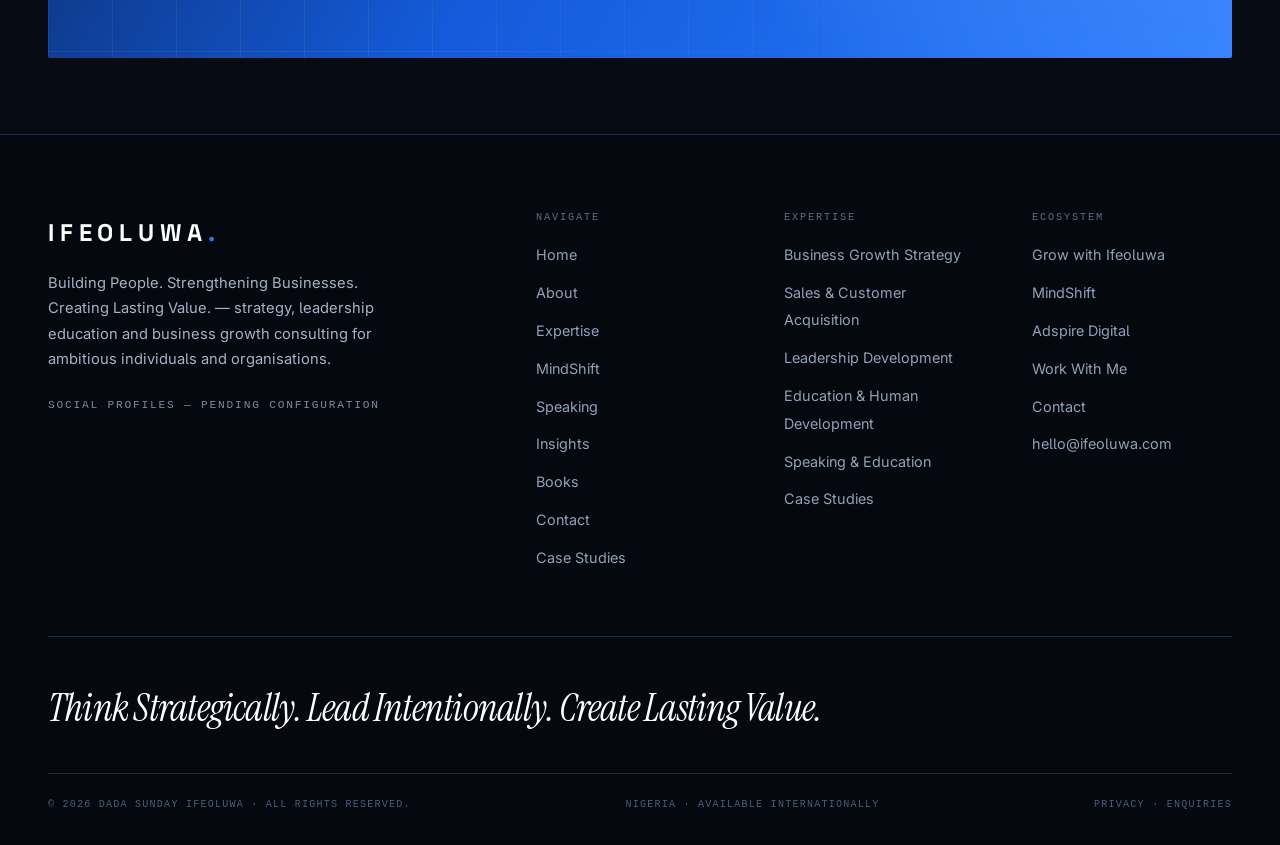
<file: contact.html>
<!DOCTYPE html>
<html lang="en">
<head>
<meta charset="UTF-8">
<meta name="viewport" content="width=device-width, initial-scale=1">
<title>Contact — Business, Training, Speaking & Partnership Enquiries | Ifeoluwa</title>
<meta name="description" content="Contact Dada Sunday Ifeoluwa for business consulting, corporate training, speaking engagements, strategic partnerships, media enquiries and general correspondence.">
<meta name="robots" content="index, follow">
<link rel="canonical" href="https://sundayifeoluwa.vercel.app/contact.html">
<meta property="og:type" content="website">
<meta property="og:title" content="Contact Ifeoluwa — Start a Conversation">
<meta property="og:description" content="Business consulting, corporate training, speaking, partnerships and media enquiries.">
<meta property="og:url" content="https://sundayifeoluwa.vercel.app/contact.html">
<meta property="og:image" content="https://images.pexels.com/photos/97078/pexels-photo-97078.jpeg?auto=compress&cs=tinysrgb&w=1200">
<meta name="twitter:card" content="summary_large_image">
<link rel="icon" href="data:image/svg+xml,%3Csvg xmlns='http://www.w3.org/2000/svg' viewBox='0 0 32 32'%3E%3Crect width='32' height='32' fill='%23070B14'/%3E%3Ctext x='16' y='23' font-family='Helvetica,Arial' font-size='20' font-weight='bold' fill='%23287BFF' text-anchor='middle'%3EI%3C/text%3E%3C/svg%3E">
<link rel="preconnect" href="https://fonts.googleapis.com">
<link rel="preconnect" href="https://fonts.gstatic.com" crossorigin>
<link href="https://fonts.googleapis.com/css2?family=Space+Grotesk:wght@400;500;600;700&family=Inter:wght@400;500;600&family=Instrument+Serif:ital@0;1&display=swap" rel="stylesheet">
<link rel="stylesheet" href="css/style.css">
<link rel="stylesheet" href="css/animations.css">
<noscript><style>.veil{display:none}[data-reveal],[data-stagger] > *,.mask-reveal,.hero h1 .line > span{opacity:1!important;transform:none!important;clip-path:none!important}[data-rule]{transform:scaleX(1)!important}</style></noscript>
<script type="application/ld+json">
{"@context":"https://schema.org","@type":"ContactPage","name":"Contact Dada Sunday Ifeoluwa","url":"https://sundayifeoluwa.vercel.app/contact.html","about":{"@type":"Person","name":"Dada Sunday Ifeoluwa"}}
</script>
</head>
<body>
<div class="veil" aria-hidden="true"></div>
<a class="skip" href="#main">Skip to content</a>
<div class="progress" aria-hidden="true"><i id="progress-bar"></i></div>
<div id="site-nav"></div>

<main id="main">
  <header class="page-head">
    <div class="page-head__bg" aria-hidden="true"></div>
    <div class="shell">
      <nav class="crumbs" aria-label="Breadcrumb"><a href="index.html">Home</a><span>/</span><span>Contact</span></nav>
      <span class="eyebrow">Enquiries</span>
      <h1>Start a conversation.</h1>
      <p class="lead">Choose the pathway that matches what you are looking for. Every enquiry is read personally and
        answered with a clear next step — including when the answer is that I am not the right person for it.</p>
      <div class="page-head__meta">
        <span class="tag">01 Business Consulting</span><span class="tag">02 Corporate Training</span>
        <span class="tag">03 Speaking</span><span class="tag">04 Partnership</span>
        <span class="tag">05 General</span><span class="tag">06 Media</span>
      </div>
    </div>
  </header>

  <!-- Pathways -->
  <section class="sec sec--flush" aria-labelledby="ct-1">
    <div class="shell sec__grid">
      <div class="folio" data-reveal><div class="folio__num">01</div><div class="folio__label">Pathways</div>
        <div class="folio__mark" aria-hidden="true"></div></div>
      <div>
        <span class="eyebrow" data-reveal>Six enquiry pathways</span>
        <h2 class="h2" id="ct-1" data-reveal>Go straight to the right desk.</h2>
        <div class="matrix matrix--3 mt-4" data-stagger>
          <a class="cell" href="#enquiry-form" data-select="Business Consulting">
            <div class="cell__top"><span class="cell__num">01</span>
              <svg viewBox="0 0 24 24" fill="none" stroke="currentColor"><path d="M3 17l5-6 4 3 5-7"/><path d="M17 7h4v4"/></svg></div>
            <h3 class="h3">Business Consulting</h3>
            <p>Growth diagnosis, strategy, sales and acquisition systems for owners and executive teams.</p>
            <span class="link-arrow">Select this pathway <svg viewBox="0 0 16 16" fill="none" stroke="currentColor" stroke-width="1.5"><path d="M2 8h11M9 4l4 4-4 4"/></svg></span>
          </a>
          <a class="cell" href="#enquiry-form" data-select="Corporate Training">
            <div class="cell__top"><span class="cell__num">02</span>
              <svg viewBox="0 0 24 24" fill="none" stroke="currentColor"><path d="M4 6h16v12H4z"/><path d="M8 10h8M8 14h5"/></svg></div>
            <h3 class="h3">Corporate Training</h3>
            <p>Leadership, sales capability and capacity development programmes for teams.</p>
            <span class="link-arrow">Select this pathway <svg viewBox="0 0 16 16" fill="none" stroke="currentColor" stroke-width="1.5"><path d="M2 8h11M9 4l4 4-4 4"/></svg></span>
          </a>
          <a class="cell" href="#enquiry-form" data-select="Speaking Engagement">
            <div class="cell__top"><span class="cell__num">03</span>
              <svg viewBox="0 0 24 24" fill="none" stroke="currentColor"><rect x="9" y="3" width="6" height="11" rx="3"/><path d="M5.5 11.5a6.5 6.5 0 0 0 13 0"/><path d="M12 18v3"/></svg></div>
            <h3 class="h3">Speaking Engagement</h3>
            <p>Keynotes, lectures, panels and workshops for events, campuses and institutions.</p>
            <span class="link-arrow">Select this pathway <svg viewBox="0 0 16 16" fill="none" stroke="currentColor" stroke-width="1.5"><path d="M2 8h11M9 4l4 4-4 4"/></svg></span>
          </a>
          <a class="cell" href="#enquiry-form" data-select="Strategic Partnership">
            <div class="cell__top"><span class="cell__num">04</span>
              <svg viewBox="0 0 24 24" fill="none" stroke="currentColor"><circle cx="8" cy="12" r="4"/><circle cx="16" cy="12" r="4"/></svg></div>
            <h3 class="h3">Strategic Partnership</h3>
            <p>Collaborations, programme delivery, distribution and long-term professional partnerships.</p>
            <span class="link-arrow">Select this pathway <svg viewBox="0 0 16 16" fill="none" stroke="currentColor" stroke-width="1.5"><path d="M2 8h11M9 4l4 4-4 4"/></svg></span>
          </a>
          <a class="cell" href="#enquiry-form" data-select="General Enquiry">
            <div class="cell__top"><span class="cell__num">05</span>
              <svg viewBox="0 0 24 24" fill="none" stroke="currentColor"><path d="M3 6h18v12H3z"/><path d="m3 7 9 6 9-6"/></svg></div>
            <h3 class="h3">General Enquiry</h3>
            <p>Everything else — questions, correspondence and anything that does not fit above.</p>
            <span class="link-arrow">Select this pathway <svg viewBox="0 0 16 16" fill="none" stroke="currentColor" stroke-width="1.5"><path d="M2 8h11M9 4l4 4-4 4"/></svg></span>
          </a>
          <a class="cell" href="#enquiry-form" data-select="Media &amp; Press">
            <div class="cell__top"><span class="cell__num">06</span>
              <svg viewBox="0 0 24 24" fill="none" stroke="currentColor"><path d="M4 9v6h3l6 4V5L7 9z"/><path d="M17 9a4 4 0 0 1 0 6"/></svg></div>
            <h3 class="h3">Media &amp; Press</h3>
            <p>Interviews, comment requests, podcast invitations and press material.</p>
            <span class="link-arrow">Select this pathway <svg viewBox="0 0 16 16" fill="none" stroke="currentColor" stroke-width="1.5"><path d="M2 8h11M9 4l4 4-4 4"/></svg></span>
          </a>
        </div>
      </div>
    </div>
  </section>

  <!-- Form + details -->
  <section class="sec sec--alt" id="enquiry-form" aria-labelledby="ct-2">
    <div class="shell sec__grid">
      <div class="folio" data-reveal><div class="folio__num">02</div><div class="folio__label">Enquiry form</div>
        <div class="folio__mark" aria-hidden="true"></div></div>
      <div class="two-col--75" style="display:grid;gap:2.5rem;align-items:start">

        <form class="form" data-form novalidate aria-labelledby="ct-2">
          <span class="eyebrow">Tell me about the opportunity</span>
          <h2 class="h3 mb-2" id="ct-2">Enquiry details</h2>

          <div class="form-grid form-grid--2">
            <div class="field"><label for="f-name">Full name <span class="req">*</span></label>
              <input id="f-name" name="name" type="text" required autocomplete="name" placeholder="Your full name">
              <span class="field__err"></span></div>

            <div class="field"><label for="f-org">Organisation</label>
              <input id="f-org" name="organisation" type="text" autocomplete="organization" placeholder="Company or institution">
              <span class="field__err"></span></div>

            <div class="field"><label for="f-email">Professional email <span class="req">*</span></label>
              <input id="f-email" name="email" type="email" required autocomplete="email" placeholder="you@company.com">
              <span class="field__err"></span></div>

            <div class="field"><label for="f-phone">Phone number</label>
              <input id="f-phone" name="phone" type="tel" autocomplete="tel" placeholder="+234 ...">
              <span class="field__err"></span></div>

            <div class="field"><label for="f-cat">Enquiry category <span class="req">*</span></label>
              <select id="f-cat" name="category" required>
                <option value="">Select a category</option>
                <option>Business Consulting</option>
                <option>Corporate Training</option>
                <option>Speaking Engagement</option>
                <option>Strategic Partnership</option>
                <option>General Enquiry</option>
                <option>Media &amp; Press</option>
                <option>Publications &amp; Orders</option>
              </select><span class="field__err"></span></div>

            <div class="field"><label for="f-budget">Estimated budget range (optional)</label>
              <select id="f-budget" name="budget">
                <option value="">Prefer not to say</option>
                <option>Under ₦500,000</option>
                <option>₦500,000 – ₦1,500,000</option>
                <option>₦1,500,000 – ₦5,000,000</option>
                <option>Above ₦5,000,000</option>
                <option>International / USD</option>
              </select><span class="field__err"></span></div>

            <div class="field field--full"><label for="f-desc">Brief description of the opportunity <span class="req">*</span></label>
              <textarea id="f-desc" name="description" required placeholder="Context, the problem you are trying to solve, timeline, and what a good outcome looks like."></textarea>
              <span class="field__err"></span></div>

            <div class="field field--full">
              <label for="f-method">Preferred contact method <span class="req">*</span></label>
              <select id="f-method" name="contact_method" required>
                <option value="">Select one</option>
                <option>Email</option><option>Phone call</option><option>WhatsApp</option>
                <option>Video meeting</option>
              </select><span class="field__err"></span></div>

            <div class="field field--full">
              <label class="consent"><input type="checkbox" name="consent" required>
                <span>I consent to my details being stored and used solely to respond to this enquiry, in line with the
                  <a href="privacy.html" class="hl">privacy notice</a>. <span class="req">*</span></span></label>
              <span class="field__err"></span></div>

            <!-- Honeypot spam protection -->
            <div class="hp" aria-hidden="true"><label>Website<input type="text" name="website" tabindex="-1" autocomplete="off"></label></div>

            <div class="field field--full">
              <div class="form-status" aria-live="polite"></div>
              <button class="btn btn--primary" type="submit">Send enquiry
                <svg viewBox="0 0 16 16" fill="none" stroke="currentColor" stroke-width="1.5"><path d="M2 8h11M9 4l4 4-4 4"/></svg></button>
              <p class="small dim mt-1">Spam protection: honeypot field + server-side validation required at endpoint.
                This form does not transmit data until a secure endpoint is configured in <code>js/config.js</code>.</p>
            </div>
          </div>
        </form>

        <aside class="stack-md sticky-col" data-reveal="right">
          <div class="panel">
            <span class="panel__num">Direct channels</span>
            <div class="stack-sm">
              <div><span class="mono dim">Email</span><br><a class="hl" data-email href="#">hello@ifeoluwa.com</a></div>
              <div><span class="mono dim">WhatsApp</span><br><span class="dim small">Number pending configuration in js/config.js</span></div>
              <div><span class="mono dim">Location</span><br><span class="small">Nigeria · Available for international engagements</span></div>
              <div><span class="mono dim">Response time</span><br><span class="small">Typically within two working days</span></div>
            </div>
          </div>

          <div class="panel">
            <span class="panel__num">Social</span>
            <p class="small dim">Profile links are configured centrally in <code>js/config.js</code>. Until they are
              supplied, no social icons are shown — rather than linking to accounts that may not exist.</p>
            <a class="link-arrow" href="mindshift.html">Or read MindShift
              <svg viewBox="0 0 16 16" fill="none" stroke="currentColor" stroke-width="1.5"><path d="M2 8h11M9 4l4 4-4 4"/></svg></a>
          </div>

          <div class="note"><strong>Speaking organisers:</strong> the dedicated
            <a class="hl" href="speaking.html#invite">event enquiry form</a> collects format, date and audience details
            and will produce a faster, more accurate response.</div>

          <div class="note"><strong>Press:</strong> interviews, comment requests and podcast invitations should use the
            <em>Media &amp; Press</em> category above.</div>
        </aside>
      </div>
    </div>
  </section>

  <section class="sec sec--tight" aria-labelledby="ct-3">
    <div class="shell">
      <div class="cta" data-reveal="scale">
        <span class="eyebrow">Not sure which pathway?</span>
        <h2 id="ct-3">Write plainly. It will be read.</h2>
        <p>If none of the categories fit, choose <em>General Enquiry</em> and say what you need. Clarity on your side
          produces clarity on mine.</p>
        <div class="btn-row">
          <a class="btn btn--light" href="#enquiry-form">Go to the form
            <svg viewBox="0 0 16 16" fill="none" stroke="currentColor" stroke-width="1.5"><path d="M2 8h11M9 4l4 4-4 4"/></svg></a>
        </div>
      </div>
    </div>
  </section>
</main>

<div id="site-footer"></div>
<script src="js/config.js" defer></script>
<script src="js/main.js" defer></script>
<script>
/* Pre-select the enquiry pathway from ?path=... and from the pathway cells. */
(function () {
  var map = { business:"Business Consulting", training:"Corporate Training", speaking:"Speaking Engagement",
              partnership:"Strategic Partnership", general:"General Enquiry", media:"Media & Press",
              books:"Publications & Orders" };
  function apply(cat) {
    var sel = document.getElementById("f-cat");
    if (sel && cat) {
      for (var i = 0; i < sel.options.length; i++) {
        if (sel.options[i].text.replace(/&amp;/g, "&") === cat) { sel.selectedIndex = i; break; }
      }
    }
  }
  var p = new URLSearchParams(location.search).get("path");
  if (p && map[p]) apply(map[p]);
  document.addEventListener("click", function (e) {
    var cell = e.target.closest("[data-select]");
    if (!cell) return;
    apply(cell.getAttribute("data-select"));
    var f = document.getElementById("f-name");
    if (f) setTimeout(function () { f.focus({ preventScroll: true }); }, 600);
  });
})();
</script>
</body>
</html>
</file>
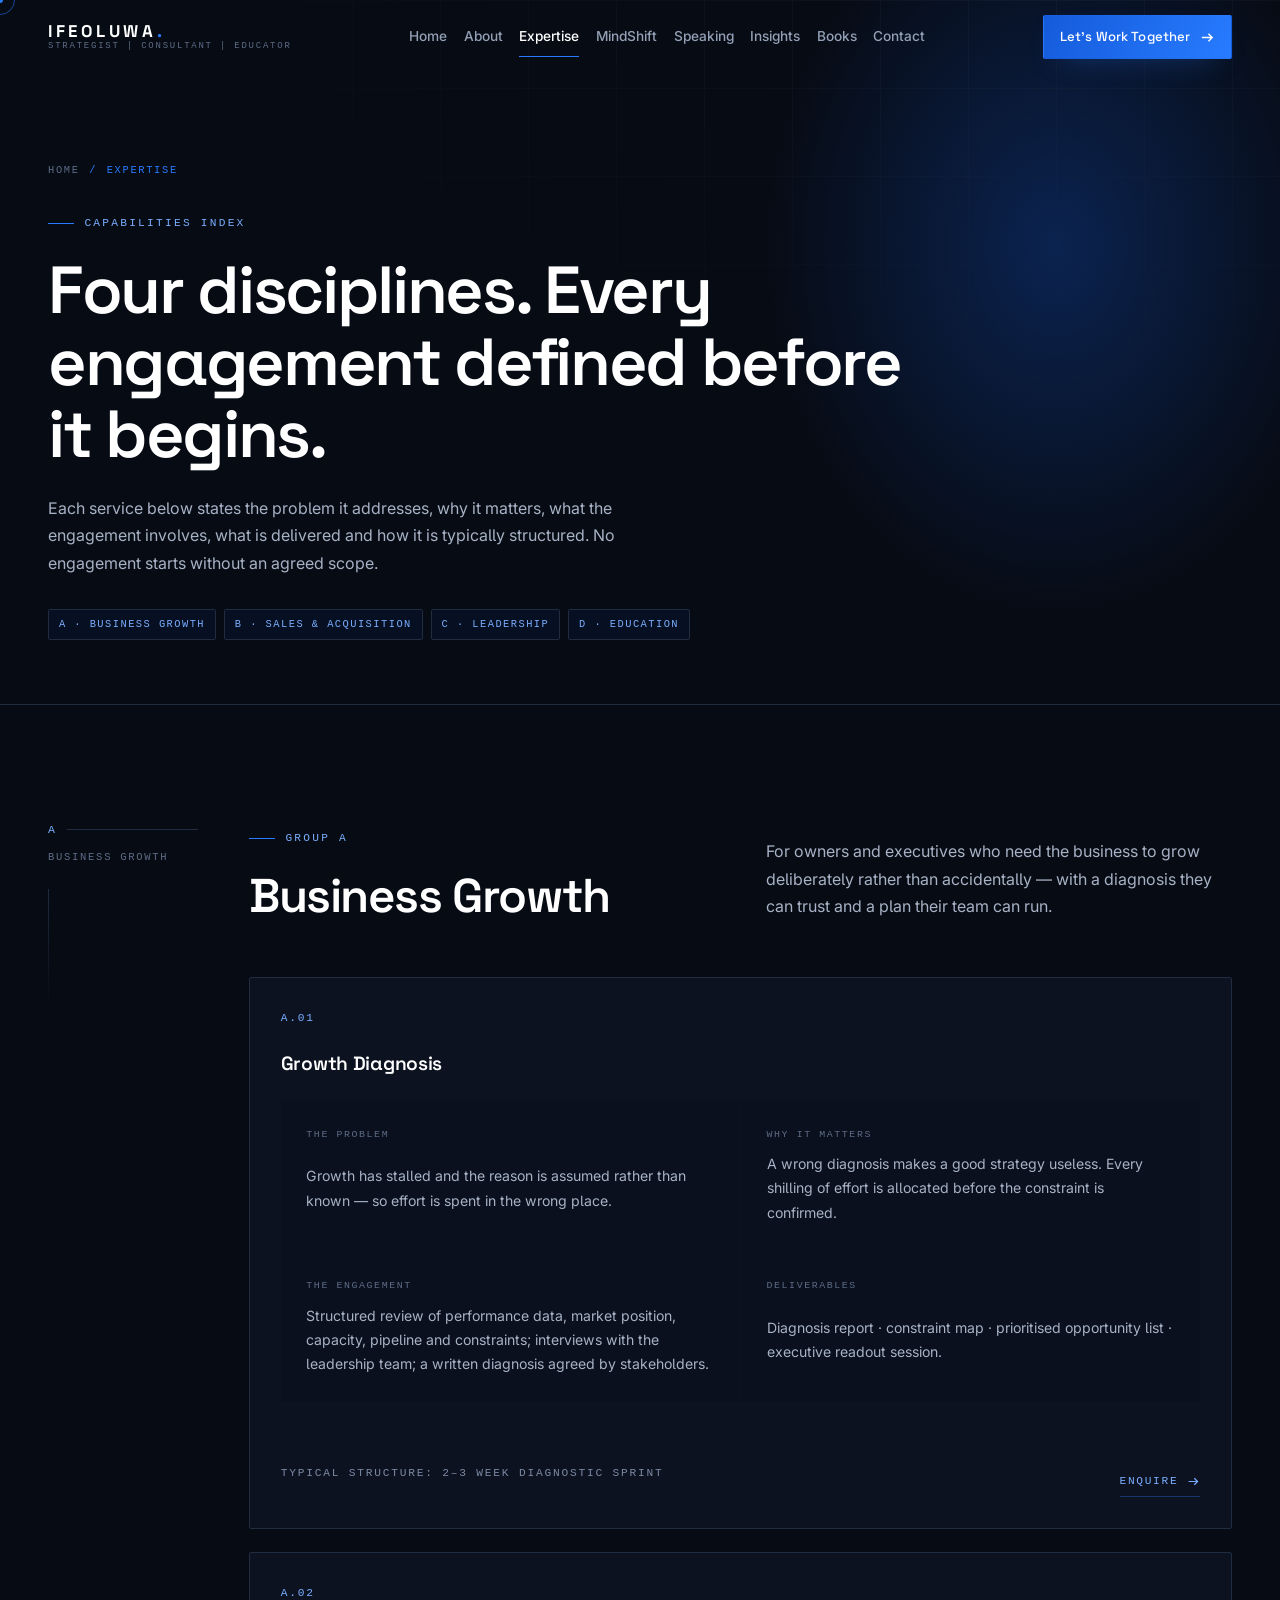
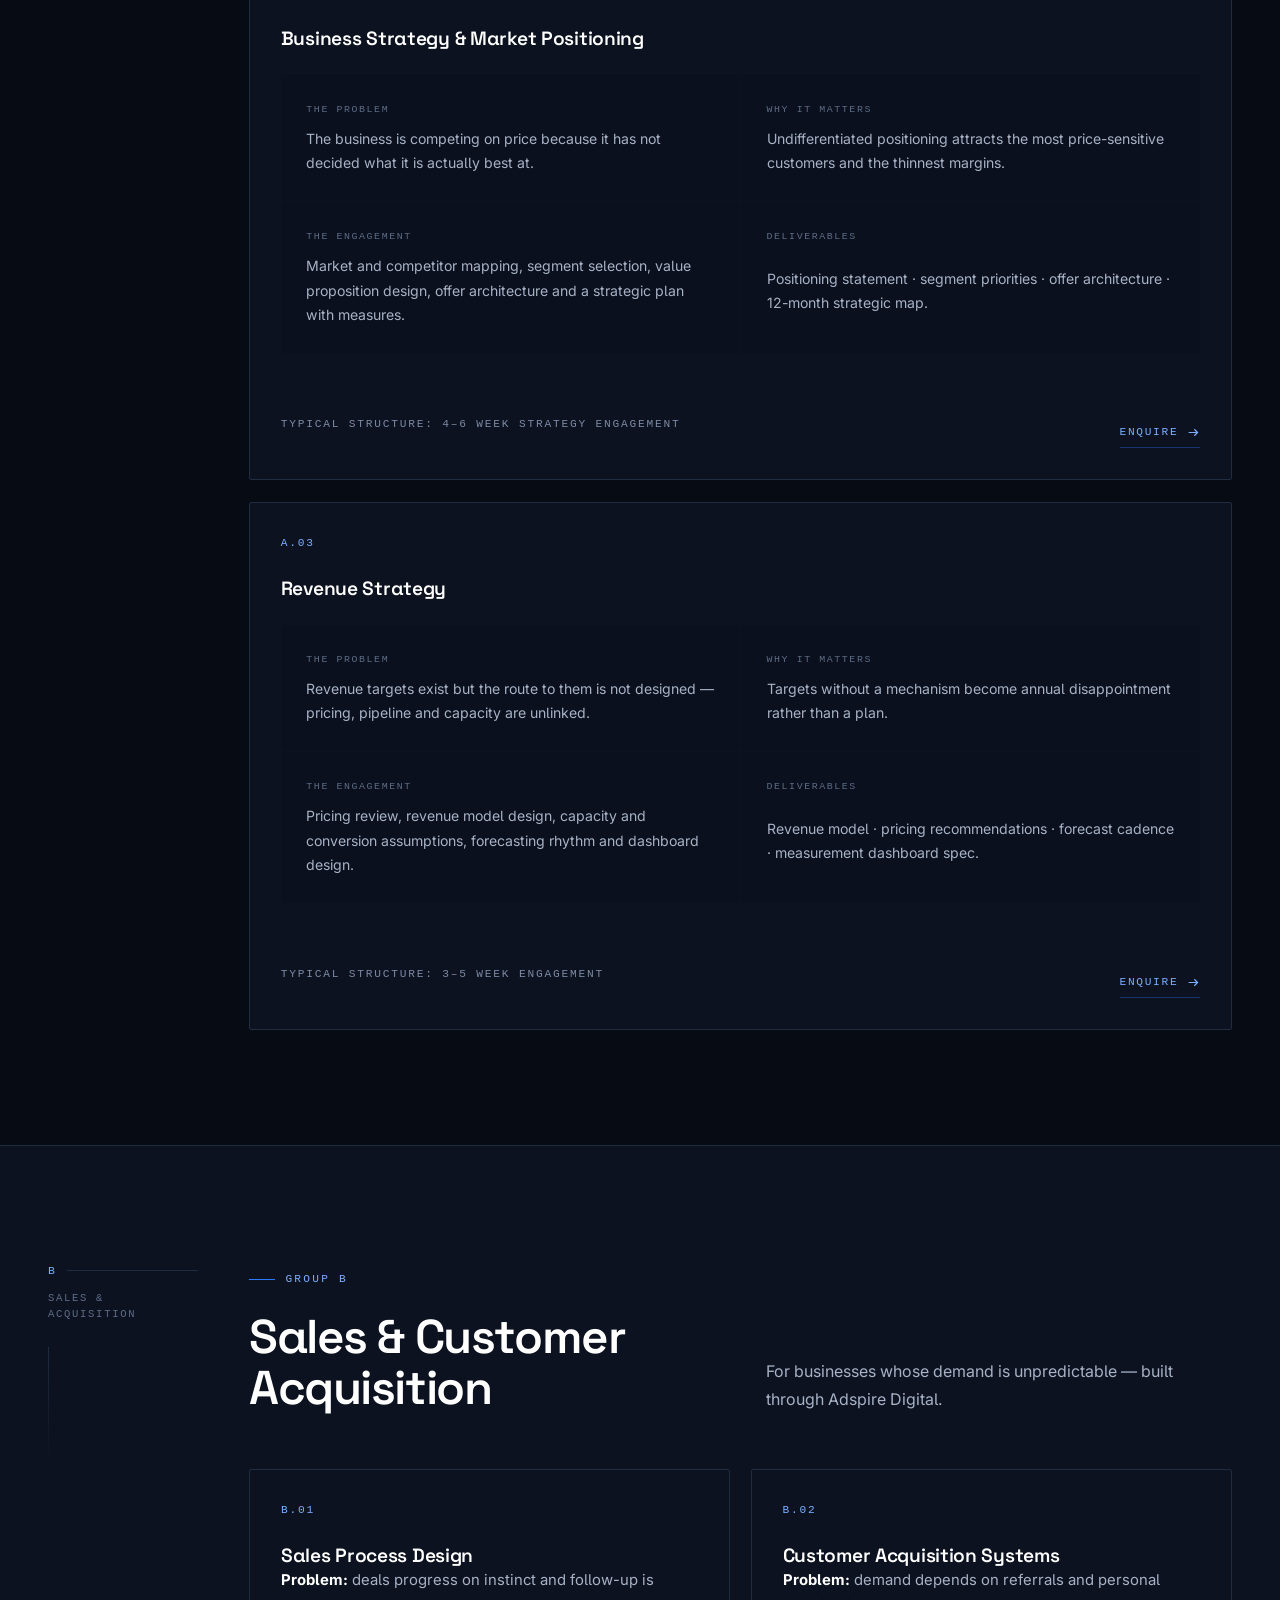
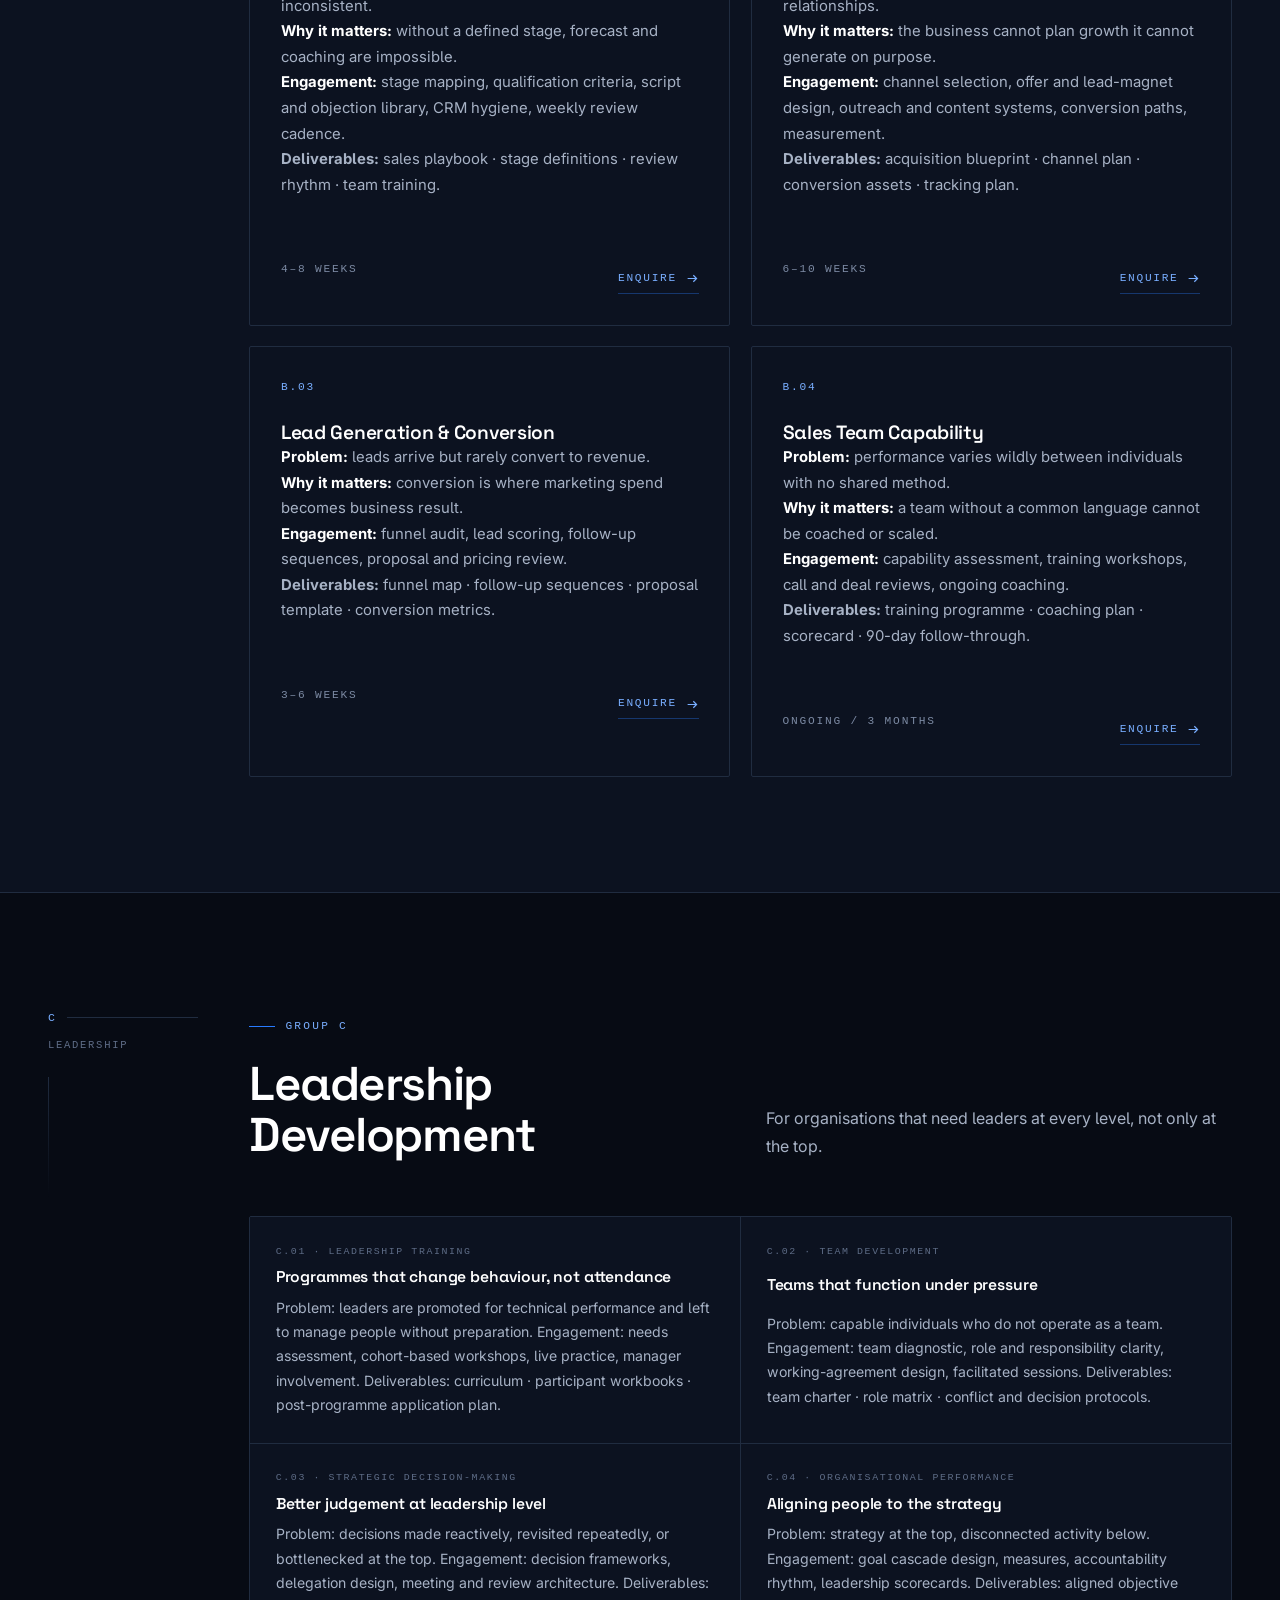
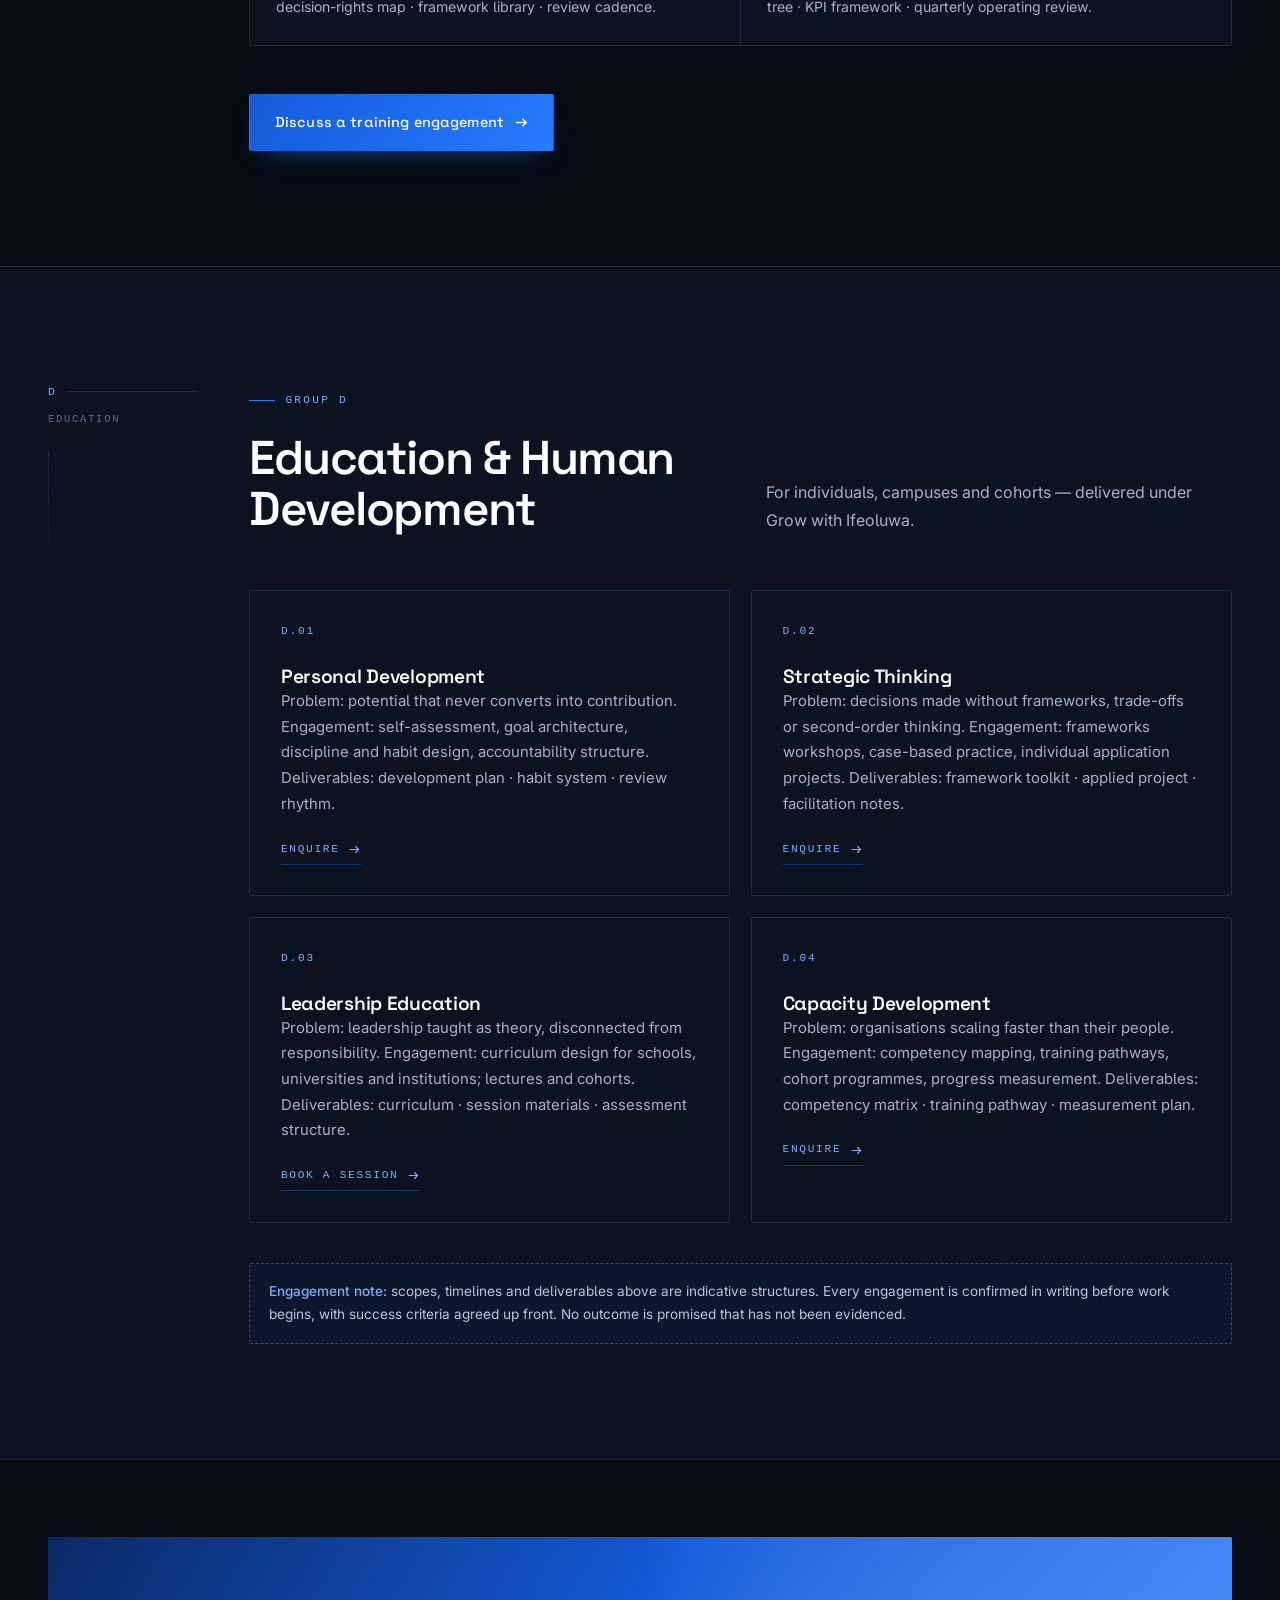
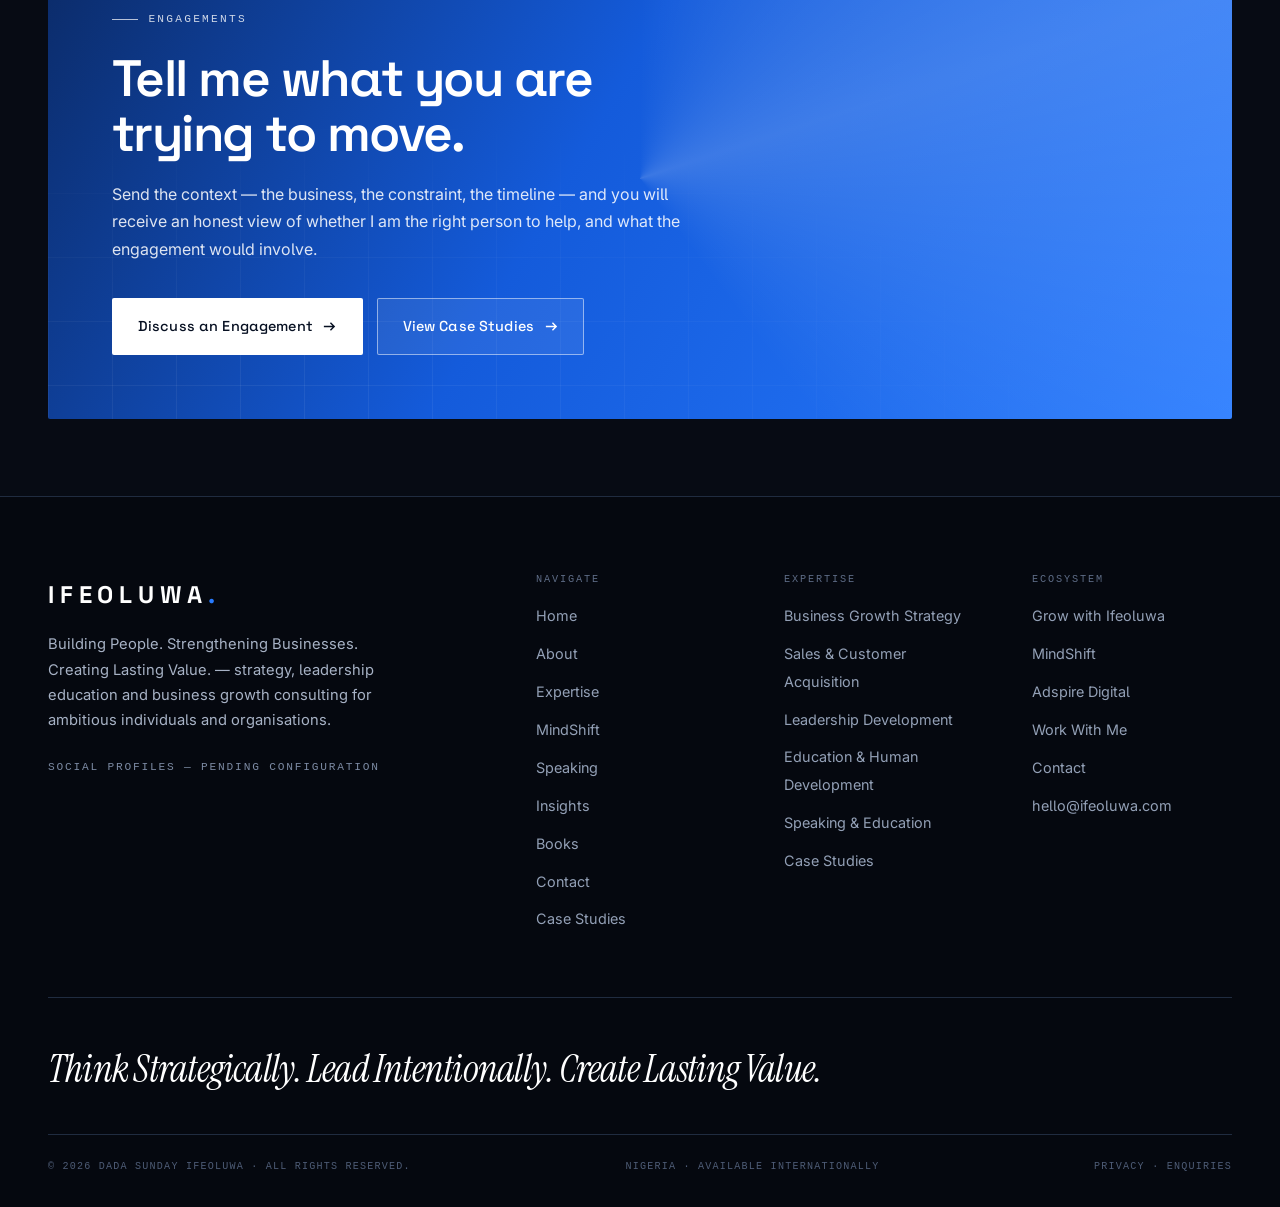
<file: expertise.html>
<!DOCTYPE html>
<html lang="en">
<head>
<meta charset="UTF-8">
<meta name="viewport" content="width=device-width, initial-scale=1">
<title>Expertise — Business Growth, Sales, Leadership & Development | Ifeoluwa</title>
<meta name="description" content="Professional services from Dada Sunday Ifeoluwa: business growth strategy, sales and customer acquisition, leadership development and human development — with problems addressed, engagement structure and deliverables.">
<meta name="robots" content="index, follow">
<link rel="canonical" href="https://sundayifeoluwa.vercel.app/expertise.html">
<meta property="og:type" content="website">
<meta property="og:title" content="Expertise — Where Ifeoluwa Creates Value">
<meta property="og:description" content="Business growth, sales & acquisition, leadership development, education and human development.">
<meta property="og:url" content="https://sundayifeoluwa.vercel.app/expertise.html">
<meta property="og:image" content="https://images.pexels.com/photos/7433851/pexels-photo-7433851.jpeg?auto=compress&cs=tinysrgb&w=1200">
<meta name="twitter:card" content="summary_large_image">
<link rel="icon" href="data:image/svg+xml,%3Csvg xmlns='http://www.w3.org/2000/svg' viewBox='0 0 32 32'%3E%3Crect width='32' height='32' fill='%23070B14'/%3E%3Ctext x='16' y='23' font-family='Helvetica,Arial' font-size='20' font-weight='bold' fill='%23287BFF' text-anchor='middle'%3EI%3C/text%3E%3C/svg%3E">
<link rel="preconnect" href="https://fonts.googleapis.com">
<link rel="preconnect" href="https://fonts.gstatic.com" crossorigin>
<link href="https://fonts.googleapis.com/css2?family=Space+Grotesk:wght@400;500;600;700&family=Inter:wght@400;500;600&family=Instrument+Serif:ital@0;1&display=swap" rel="stylesheet">
<link rel="stylesheet" href="css/style.css">
<link rel="stylesheet" href="css/animations.css">
<noscript><style>.veil{display:none}[data-reveal],[data-stagger] > *,.mask-reveal,.hero h1 .line > span{opacity:1!important;transform:none!important;clip-path:none!important}[data-rule]{transform:scaleX(1)!important}</style></noscript>
<script type="application/ld+json">
{"@context":"https://schema.org","@type":"Service","name":"Business growth consulting","provider":{"@type":"Person","name":"Dada Sunday Ifeoluwa"},"areaServed":"Nigeria and international","serviceType":["Business growth strategy","Sales strategy","Customer acquisition systems","Leadership development","Corporate training"]}
</script>
</head>
<body>
<div class="veil" aria-hidden="true"></div>
<a class="skip" href="#main">Skip to content</a>
<div class="progress" aria-hidden="true"><i id="progress-bar"></i></div>
<div id="site-nav"></div>

<main id="main">
  <header class="page-head">
    <div class="page-head__bg" aria-hidden="true"></div>
    <div class="shell">
      <nav class="crumbs" aria-label="Breadcrumb"><a href="index.html">Home</a><span>/</span><span>Expertise</span></nav>
      <span class="eyebrow">Capabilities index</span>
      <h1>Four disciplines. Every engagement defined before it begins.</h1>
      <p class="lead">Each service below states the problem it addresses, why it matters, what the engagement involves,
        what is delivered and how it is typically structured. No engagement starts without an agreed scope.</p>
      <div class="page-head__meta">
        <a class="tag" href="#growth">A · Business Growth</a>
        <a class="tag" href="#sales">B · Sales &amp; Acquisition</a>
        <a class="tag" href="#leadership">C · Leadership</a>
        <a class="tag" href="#education">D · Education</a>
      </div>
    </div>
  </header>

  <section class="sec sec--flush" aria-labelledby="ex-a">
    <div class="shell sec__grid">
      <div class="folio" data-reveal><div class="folio__num">A</div><div class="folio__label">Business growth</div>
        <div class="folio__mark" aria-hidden="true"></div></div>
      <div>
        <div class="two-col" style="align-items:end" data-reveal>
          <div><span class="eyebrow">Group A</span><h2 class="h2" id="ex-a">Business Growth</h2></div>
          <p class="lead">For owners and executives who need the business to grow deliberately rather than accidentally —
            with a diagnosis they can trust and a plan their team can run.</p>
        </div>

        <div class="mt-4 stack-md">
          <article class="panel" id="growth" data-reveal>
            <span class="panel__num">A.01</span>
            <h3 class="h3">Growth Diagnosis</h3>
            <div class="speclist mt-2" style="border:0;background:transparent;gap:1px">
              <div style="background:#0A101D"><span class="k">The problem</span><p>Growth has stalled and the reason is
                assumed rather than known — so effort is spent in the wrong place.</p></div>
              <div style="background:#0A101D"><span class="k">Why it matters</span><p>A wrong diagnosis makes a good
                strategy useless. Every shilling of effort is allocated before the constraint is confirmed.</p></div>
              <div style="background:#0A101D"><span class="k">The engagement</span><p>Structured review of performance
                data, market position, capacity, pipeline and constraints; interviews with the leadership team; a
                written diagnosis agreed by stakeholders.</p></div>
              <div style="background:#0A101D"><span class="k">Deliverables</span><p>Diagnosis report · constraint map ·
                prioritised opportunity list · executive readout session.</p></div>
            </div>
            <div class="section-cta"><span class="mono dim">Typical structure: 2–3 week diagnostic sprint</span>
              <a class="link-arrow" href="contact.html?path=business">Enquire <svg viewBox="0 0 16 16" fill="none" stroke="currentColor" stroke-width="1.5"><path d="M2 8h11M9 4l4 4-4 4"/></svg></a></div>
          </article>

          <article class="panel" data-reveal>
            <span class="panel__num">A.02</span>
            <h3 class="h3">Business Strategy &amp; Market Positioning</h3>
            <div class="speclist mt-2" style="border:0;background:transparent;gap:1px">
              <div style="background:#0A101D"><span class="k">The problem</span><p>The business is competing on price
                because it has not decided what it is actually best at.</p></div>
              <div style="background:#0A101D"><span class="k">Why it matters</span><p>Undifferentiated positioning
                attracts the most price-sensitive customers and the thinnest margins.</p></div>
              <div style="background:#0A101D"><span class="k">The engagement</span><p>Market and competitor mapping,
                segment selection, value proposition design, offer architecture and a strategic plan with measures.</p></div>
              <div style="background:#0A101D"><span class="k">Deliverables</span><p>Positioning statement · segment
                priorities · offer architecture · 12-month strategic map.</p></div>
            </div>
            <div class="section-cta"><span class="mono dim">Typical structure: 4–6 week strategy engagement</span>
              <a class="link-arrow" href="contact.html?path=business">Enquire <svg viewBox="0 0 16 16" fill="none" stroke="currentColor" stroke-width="1.5"><path d="M2 8h11M9 4l4 4-4 4"/></svg></a></div>
          </article>

          <article class="panel" data-reveal>
            <span class="panel__num">A.03</span>
            <h3 class="h3">Revenue Strategy</h3>
            <div class="speclist mt-2" style="border:0;background:transparent;gap:1px">
              <div style="background:#0A101D"><span class="k">The problem</span><p>Revenue targets exist but the route to
                them is not designed — pricing, pipeline and capacity are unlinked.</p></div>
              <div style="background:#0A101D"><span class="k">Why it matters</span><p>Targets without a mechanism become
                annual disappointment rather than a plan.</p></div>
              <div style="background:#0A101D"><span class="k">The engagement</span><p>Pricing review, revenue model
                design, capacity and conversion assumptions, forecasting rhythm and dashboard design.</p></div>
              <div style="background:#0A101D"><span class="k">Deliverables</span><p>Revenue model · pricing recommendations ·
                forecast cadence · measurement dashboard spec.</p></div>
            </div>
            <div class="section-cta"><span class="mono dim">Typical structure: 3–5 week engagement</span>
              <a class="link-arrow" href="contact.html?path=business">Enquire <svg viewBox="0 0 16 16" fill="none" stroke="currentColor" stroke-width="1.5"><path d="M2 8h11M9 4l4 4-4 4"/></svg></a></div>
          </article>
        </div>
      </div>
    </div>
  </section>

  <section class="sec sec--alt" aria-labelledby="ex-b">
    <div class="shell sec__grid">
      <div class="folio" data-reveal><div class="folio__num">B</div><div class="folio__label">Sales &amp; acquisition</div>
        <div class="folio__mark" aria-hidden="true"></div></div>
      <div>
        <div class="two-col" style="align-items:end" data-reveal>
          <div><span class="eyebrow">Group B</span><h2 class="h2" id="ex-b">Sales &amp; Customer Acquisition</h2></div>
          <p class="lead">For businesses whose demand is unpredictable — built through Adspire Digital.</p>
        </div>
        <div class="mt-4 grid-2" data-stagger>
          <article class="panel" id="sales"><span class="panel__num">B.01</span><h3 class="h3">Sales Process Design</h3>
            <p class="small"><strong style="color:#fff">Problem:</strong> deals progress on instinct and follow-up is inconsistent.</p>
            <p class="small"><strong style="color:#fff">Why it matters:</strong> without a defined stage, forecast and coaching are impossible.</p>
            <p class="small"><strong style="color:#fff">Engagement:</strong> stage mapping, qualification criteria, script and objection library, CRM hygiene, weekly review cadence.</p>
            <p class="small dim"><strong>Deliverables:</strong> sales playbook · stage definitions · review rhythm · team training.</p>
            <div class="section-cta"><span class="mono dim">4–8 weeks</span><a class="link-arrow" href="contact.html?path=business">Enquire <svg viewBox="0 0 16 16" fill="none" stroke="currentColor" stroke-width="1.5"><path d="M2 8h11M9 4l4 4-4 4"/></svg></a></div>
          </article>
          <article class="panel" id="acquisition"><span class="panel__num">B.02</span><h3 class="h3">Customer Acquisition Systems</h3>
            <p class="small"><strong style="color:#fff">Problem:</strong> demand depends on referrals and personal relationships.</p>
            <p class="small"><strong style="color:#fff">Why it matters:</strong> the business cannot plan growth it cannot generate on purpose.</p>
            <p class="small"><strong style="color:#fff">Engagement:</strong> channel selection, offer and lead-magnet design, outreach and content systems, conversion paths, measurement.</p>
            <p class="small dim"><strong>Deliverables:</strong> acquisition blueprint · channel plan · conversion assets · tracking plan.</p>
            <div class="section-cta"><span class="mono dim">6–10 weeks</span><a class="link-arrow" href="contact.html?path=business">Enquire <svg viewBox="0 0 16 16" fill="none" stroke="currentColor" stroke-width="1.5"><path d="M2 8h11M9 4l4 4-4 4"/></svg></a></div>
          </article>
          <article class="panel"><span class="panel__num">B.03</span><h3 class="h3">Lead Generation &amp; Conversion</h3>
            <p class="small"><strong style="color:#fff">Problem:</strong> leads arrive but rarely convert to revenue.</p>
            <p class="small"><strong style="color:#fff">Why it matters:</strong> conversion is where marketing spend becomes business result.</p>
            <p class="small"><strong style="color:#fff">Engagement:</strong> funnel audit, lead scoring, follow-up sequences, proposal and pricing review.</p>
            <p class="small dim"><strong>Deliverables:</strong> funnel map · follow-up sequences · proposal template · conversion metrics.</p>
            <div class="section-cta"><span class="mono dim">3–6 weeks</span><a class="link-arrow" href="contact.html?path=business">Enquire <svg viewBox="0 0 16 16" fill="none" stroke="currentColor" stroke-width="1.5"><path d="M2 8h11M9 4l4 4-4 4"/></svg></a></div>
          </article>
          <article class="panel"><span class="panel__num">B.04</span><h3 class="h3">Sales Team Capability</h3>
            <p class="small"><strong style="color:#fff">Problem:</strong> performance varies wildly between individuals with no shared method.</p>
            <p class="small"><strong style="color:#fff">Why it matters:</strong> a team without a common language cannot be coached or scaled.</p>
            <p class="small"><strong style="color:#fff">Engagement:</strong> capability assessment, training workshops, call and deal reviews, ongoing coaching.</p>
            <p class="small dim"><strong>Deliverables:</strong> training programme · coaching plan · scorecard · 90-day follow-through.</p>
            <div class="section-cta"><span class="mono dim">Ongoing / 3 months</span><a class="link-arrow" href="contact.html?path=business">Enquire <svg viewBox="0 0 16 16" fill="none" stroke="currentColor" stroke-width="1.5"><path d="M2 8h11M9 4l4 4-4 4"/></svg></a></div>
          </article>
        </div>
      </div>
    </div>
  </section>

  <section class="sec" aria-labelledby="ex-c">
    <div class="shell sec__grid">
      <div class="folio" data-reveal><div class="folio__num">C</div><div class="folio__label">Leadership</div>
        <div class="folio__mark" aria-hidden="true"></div></div>
      <div>
        <div class="two-col" style="align-items:end" data-reveal>
          <div><span class="eyebrow">Group C</span><h2 class="h2" id="ex-c">Leadership Development</h2></div>
          <p class="lead">For organisations that need leaders at every level, not only at the top.</p>
        </div>
        <div class="mt-4 speclist" data-stagger>
          <div id="leadership"><span class="k">C.01 · Leadership training</span><h4>Programmes that change behaviour, not attendance</h4>
            <p>Problem: leaders are promoted for technical performance and left to manage people without preparation.
              Engagement: needs assessment, cohort-based workshops, live practice, manager involvement.
              Deliverables: curriculum · participant workbooks · post-programme application plan.</p></div>
          <div><span class="k">C.02 · Team development</span><h4>Teams that function under pressure</h4>
            <p>Problem: capable individuals who do not operate as a team. Engagement: team diagnostic, role and
              responsibility clarity, working-agreement design, facilitated sessions.
              Deliverables: team charter · role matrix · conflict and decision protocols.</p></div>
          <div><span class="k">C.03 · Strategic decision-making</span><h4>Better judgement at leadership level</h4>
            <p>Problem: decisions made reactively, revisited repeatedly, or bottlenecked at the top. Engagement:
              decision frameworks, delegation design, meeting and review architecture.
              Deliverables: decision-rights map · framework library · review cadence.</p></div>
          <div><span class="k">C.04 · Organisational performance</span><h4>Aligning people to the strategy</h4>
            <p>Problem: strategy at the top, disconnected activity below. Engagement: goal cascade design, measures,
              accountability rhythm, leadership scorecards.
              Deliverables: aligned objective tree · KPI framework · quarterly operating review.</p></div>
        </div>
        <div class="section-cta" data-reveal>
          <a class="btn btn--primary" href="contact.html?path=training">Discuss a training engagement
            <svg viewBox="0 0 16 16" fill="none" stroke="currentColor" stroke-width="1.5"><path d="M2 8h11M9 4l4 4-4 4"/></svg></a>
        </div>
      </div>
    </div>
  </section>

  <section class="sec sec--alt" aria-labelledby="ex-d">
    <div class="shell sec__grid">
      <div class="folio" data-reveal><div class="folio__num">D</div><div class="folio__label">Education</div>
        <div class="folio__mark" aria-hidden="true"></div></div>
      <div>
        <div class="two-col" style="align-items:end" data-reveal>
          <div><span class="eyebrow">Group D</span><h2 class="h2" id="ex-d">Education &amp; Human Development</h2></div>
          <p class="lead">For individuals, campuses and cohorts — delivered under Grow with Ifeoluwa.</p>
        </div>
        <div class="mt-4 grid-2" data-stagger>
          <article class="panel" id="education"><span class="panel__num">D.01</span><h3 class="h3">Personal Development</h3>
            <p class="small">Problem: potential that never converts into contribution. Engagement: self-assessment,
              goal architecture, discipline and habit design, accountability structure.
              Deliverables: development plan · habit system · review rhythm.</p>
            <a class="link-arrow" href="contact.html?path=general">Enquire <svg viewBox="0 0 16 16" fill="none" stroke="currentColor" stroke-width="1.5"><path d="M2 8h11M9 4l4 4-4 4"/></svg></a>
          </article>
          <article class="panel" id="strategic"><span class="panel__num">D.02</span><h3 class="h3">Strategic Thinking</h3>
            <p class="small">Problem: decisions made without frameworks, trade-offs or second-order thinking.
              Engagement: frameworks workshops, case-based practice, individual application projects.
              Deliverables: framework toolkit · applied project · facilitation notes.</p>
            <a class="link-arrow" href="contact.html?path=general">Enquire <svg viewBox="0 0 16 16" fill="none" stroke="currentColor" stroke-width="1.5"><path d="M2 8h11M9 4l4 4-4 4"/></svg></a>
          </article>
          <article class="panel"><span class="panel__num">D.03</span><h3 class="h3">Leadership Education</h3>
            <p class="small">Problem: leadership taught as theory, disconnected from responsibility. Engagement:
              curriculum design for schools, universities and institutions; lectures and cohorts.
              Deliverables: curriculum · session materials · assessment structure.</p>
            <a class="link-arrow" href="speaking.html">Book a session <svg viewBox="0 0 16 16" fill="none" stroke="currentColor" stroke-width="1.5"><path d="M2 8h11M9 4l4 4-4 4"/></svg></a>
          </article>
          <article class="panel"><span class="panel__num">D.04</span><h3 class="h3">Capacity Development</h3>
            <p class="small">Problem: organisations scaling faster than their people. Engagement: competency mapping,
              training pathways, cohort programmes, progress measurement.
              Deliverables: competency matrix · training pathway · measurement plan.</p>
            <a class="link-arrow" href="contact.html?path=training">Enquire <svg viewBox="0 0 16 16" fill="none" stroke="currentColor" stroke-width="1.5"><path d="M2 8h11M9 4l4 4-4 4"/></svg></a>
          </article>
        </div>

        <div class="note mt-3" data-reveal><strong>Engagement note:</strong> scopes, timelines and deliverables above are
          indicative structures. Every engagement is confirmed in writing before work begins, with success criteria
          agreed up front. No outcome is promised that has not been evidenced.</div>
      </div>
    </div>
  </section>

  <section class="sec sec--tight" aria-labelledby="ex-cta">
    <div class="shell">
      <div class="cta" data-reveal="scale">
        <span class="eyebrow">Engagements</span>
        <h2 id="ex-cta">Tell me what you are trying to move.</h2>
        <p>Send the context — the business, the constraint, the timeline — and you will receive an honest view of whether
          I am the right person to help, and what the engagement would involve.</p>
        <div class="btn-row">
          <a class="btn btn--light" href="contact.html">Discuss an Engagement
            <svg viewBox="0 0 16 16" fill="none" stroke="currentColor" stroke-width="1.5"><path d="M2 8h11M9 4l4 4-4 4"/></svg></a>
          <a class="btn btn--ghost" href="case-studies.html" style="border-color:rgba(255,255,255,.5);color:#fff;background:rgba(255,255,255,.08)">View Case Studies
            <svg viewBox="0 0 16 16" fill="none" stroke="currentColor" stroke-width="1.5"><path d="M2 8h11M9 4l4 4-4 4"/></svg></a>
        </div>
      </div>
    </div>
  </section>
</main>

<div id="site-footer"></div>
<script src="js/config.js" defer></script>
<script src="js/main.js" defer></script>
</body>
</html>
</file>
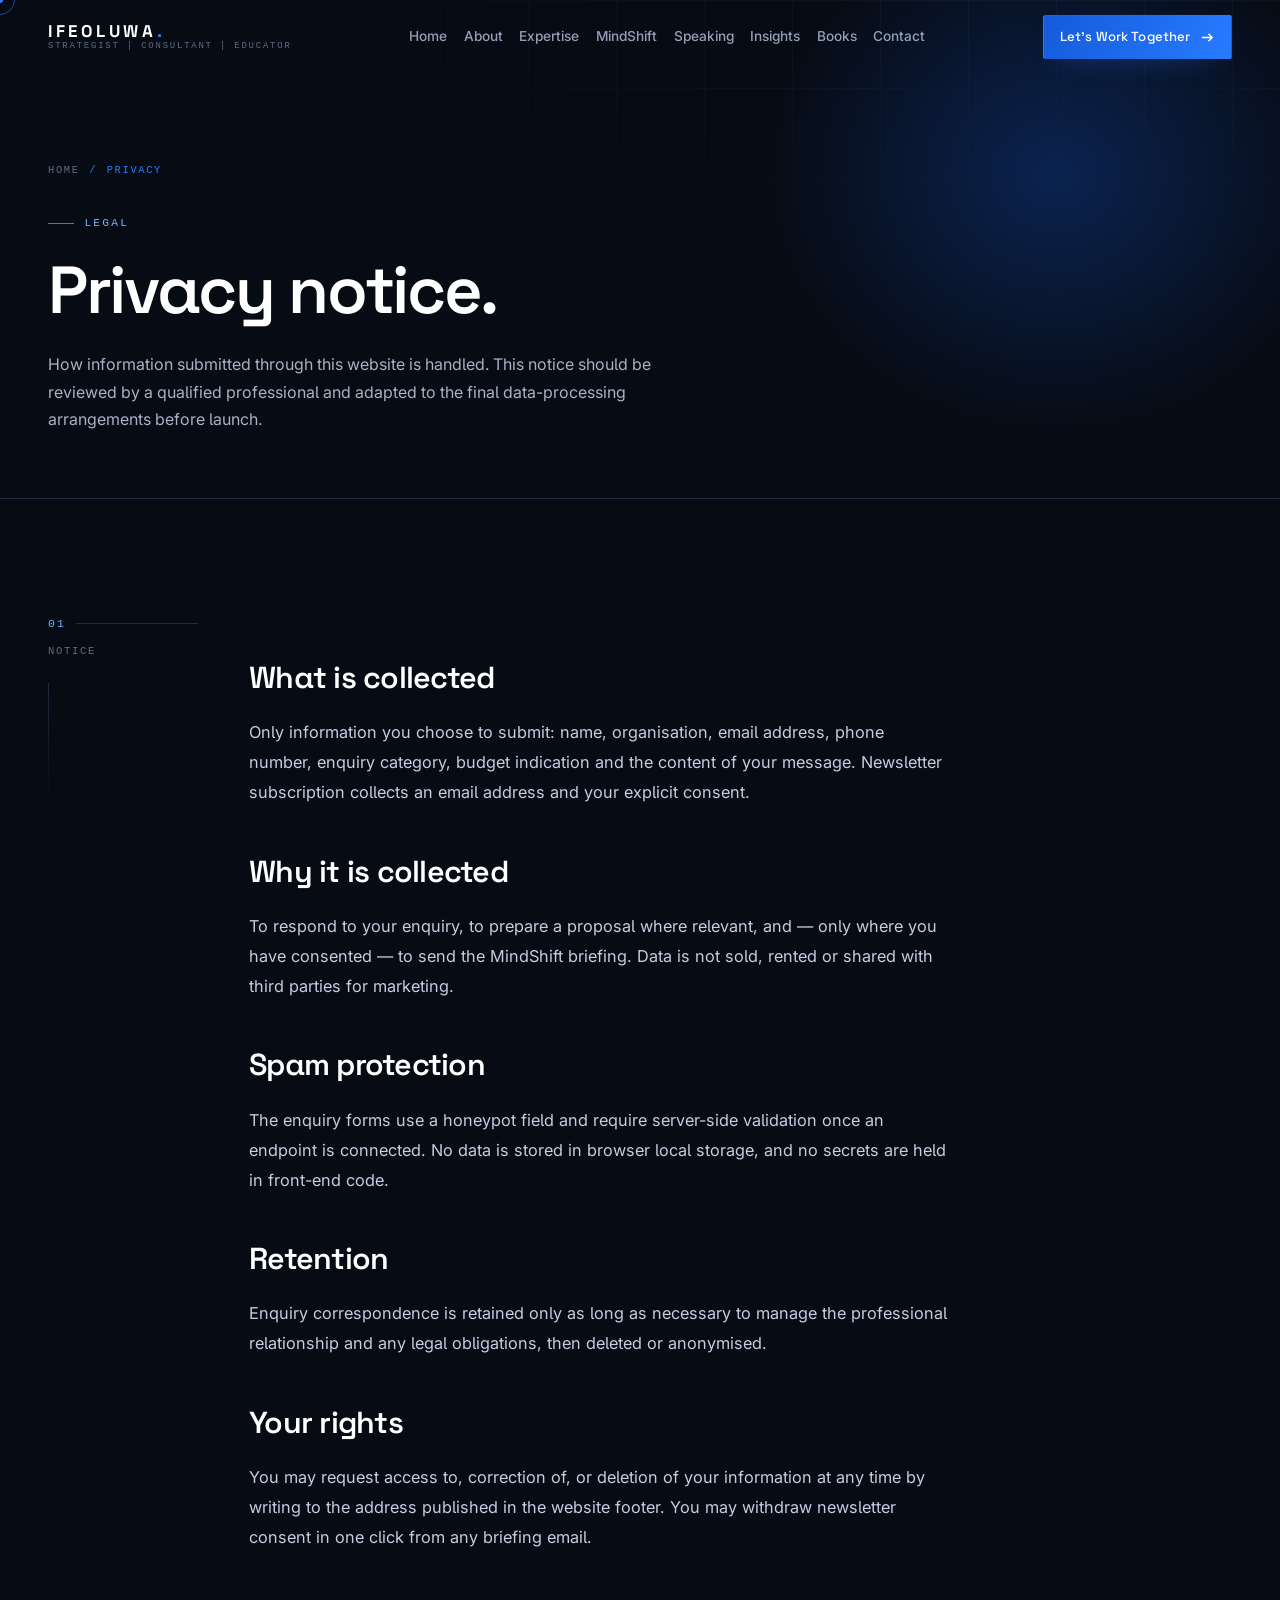
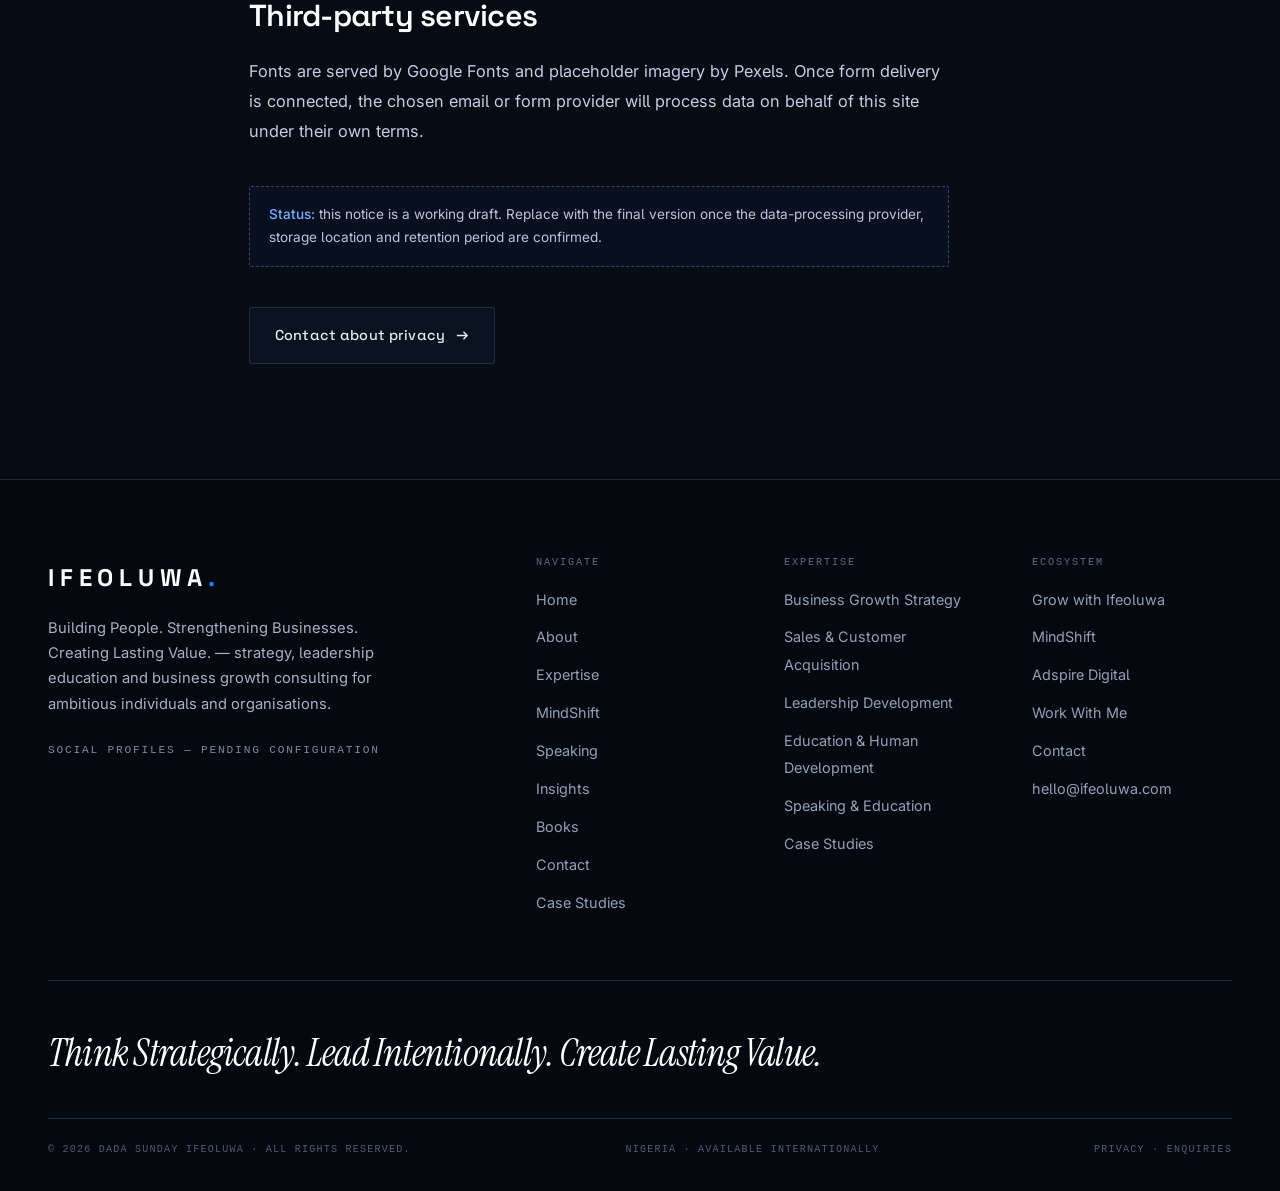
<file: privacy.html>
<!DOCTYPE html>
<html lang="en">
<head>
<meta charset="UTF-8">
<meta name="viewport" content="width=device-width, initial-scale=1">
<title>Privacy Notice — Grow with Ifeoluwa</title>
<meta name="description" content="How enquiries, newsletter subscriptions and site data are handled across the Grow with Ifeoluwa website.">
<meta name="robots" content="noindex, follow">
<link rel="canonical" href="https://sundayifeoluwa.vercel.app/privacy.html">
<link rel="icon" href="data:image/svg+xml,%3Csvg xmlns='http://www.w3.org/2000/svg' viewBox='0 0 32 32'%3E%3Crect width='32' height='32' fill='%23070B14'/%3E%3Ctext x='16' y='23' font-family='Helvetica,Arial' font-size='20' font-weight='bold' fill='%23287BFF' text-anchor='middle'%3EI%3C/text%3E%3C/svg%3E">
<link rel="preconnect" href="https://fonts.googleapis.com">
<link rel="preconnect" href="https://fonts.gstatic.com" crossorigin>
<link href="https://fonts.googleapis.com/css2?family=Space+Grotesk:wght@400;500;600;700&family=Inter:wght@400;500;600&family=Instrument+Serif:ital@0;1&display=swap" rel="stylesheet">
<link rel="stylesheet" href="css/style.css">
<link rel="stylesheet" href="css/animations.css">
<noscript><style>.veil{display:none}[data-reveal],[data-stagger] > *,.mask-reveal,.hero h1 .line > span{opacity:1!important;transform:none!important;clip-path:none!important}[data-rule]{transform:scaleX(1)!important}</style></noscript>
</head>
<body>
<div class="veil" aria-hidden="true"></div>
<a class="skip" href="#main">Skip to content</a>
<div class="progress" aria-hidden="true"><i id="progress-bar"></i></div>
<div id="site-nav"></div>

<main id="main">
  <header class="page-head">
    <div class="page-head__bg" aria-hidden="true"></div>
    <div class="shell">
      <nav class="crumbs" aria-label="Breadcrumb"><a href="index.html">Home</a><span>/</span><span>Privacy</span></nav>
      <span class="eyebrow">Legal</span>
      <h1>Privacy notice.</h1>
      <p class="lead">How information submitted through this website is handled. This notice should be reviewed by a
        qualified professional and adapted to the final data-processing arrangements before launch.</p>
    </div>
  </header>

  <section class="sec sec--flush">
    <div class="shell sec__grid">
      <div class="folio" data-reveal><div class="folio__num">01</div><div class="folio__label">Notice</div>
        <div class="folio__mark" aria-hidden="true"></div></div>
      <div class="prose">
        <h2 id="p1">What is collected</h2>
        <p>Only information you choose to submit: name, organisation, email address, phone number, enquiry category,
          budget indication and the content of your message. Newsletter subscription collects an email address and your
          explicit consent.</p>

        <h2 id="p2">Why it is collected</h2>
        <p>To respond to your enquiry, to prepare a proposal where relevant, and — only where you have consented — to
          send the MindShift briefing. Data is not sold, rented or shared with third parties for marketing.</p>

        <h2 id="p3">Spam protection</h2>
        <p>The enquiry forms use a honeypot field and require server-side validation once an endpoint is connected. No
          data is stored in browser local storage, and no secrets are held in front-end code.</p>

        <h2 id="p4">Retention</h2>
        <p>Enquiry correspondence is retained only as long as necessary to manage the professional relationship and any
          legal obligations, then deleted or anonymised.</p>

        <h2 id="p5">Your rights</h2>
        <p>You may request access to, correction of, or deletion of your information at any time by writing to the
          address published in the website footer. You may withdraw newsletter consent in one click from any briefing
          email.</p>

        <h2 id="p6">Third-party services</h2>
        <p>Fonts are served by Google Fonts and placeholder imagery by Pexels. Once form delivery is connected, the
          chosen email or form provider will process data on behalf of this site under their own terms.</p>

        <div class="note mt-3"><strong>Status:</strong> this notice is a working draft. Replace with the final version
          once the data-processing provider, storage location and retention period are confirmed.</div>

        <div class="btn-row mt-3">
          <a class="btn btn--ghost" href="contact.html">Contact about privacy
            <svg viewBox="0 0 16 16" fill="none" stroke="currentColor" stroke-width="1.5"><path d="M2 8h11M9 4l4 4-4 4"/></svg></a>
        </div>
      </div>
    </div>
  </section>
</main>

<div id="site-footer"></div>
<script src="js/config.js" defer></script>
<script src="js/main.js" defer></script>
</body>
</html>
</file>
<file: css/style.css>
/* ==========================================================================
   IFEOLUWA — Design System
   "Grow with Ifeoluwa" · Building People. Strengthening Businesses.
   Surface: dark coated dossier stock under a single blue light source.
   ========================================================================== */

/* ---------- 1. Tokens ---------------------------------------------------- */
:root{
  --bg:#070B14;
  --bg-2:#0C1220;
  --card:#111A2B;
  --blue:#145BDB;
  --blue-e:#287BFF;
  --blue-l:#79AEFF;
  --white:#FFFFFF;
  --muted:#A7B2C5;
  --line:#202C40;
  --glow:rgba(40,123,255,.20);

  --f-display:"Space Grotesk","Helvetica Neue",Arial,sans-serif;
  --f-body:"Inter","Helvetica Neue",Arial,sans-serif;
  --f-serif:"Instrument Serif",Georgia,"Times New Roman",serif;
  --f-mono:ui-monospace,SFMono-Regular,Menlo,Consolas,"Liberation Mono",monospace;

  --t-hero:clamp(2.45rem,6.2vw,5.6rem);
  --t-h2:clamp(1.85rem,3.7vw,3.2rem);
  --t-h3:clamp(1.15rem,1.5vw,1.45rem);
  --t-lead:clamp(1rem,1.25vw,1.14rem);
  --t-small:.875rem;
  --t-label:.7rem;

  --shell:1340px;
  --gutter:clamp(1.1rem,4vw,3rem);
  --sec-pad:clamp(4.25rem,9vw,8.5rem);
  --rail:150px;
  --nav-h:74px;

  --ease:cubic-bezier(.22,.68,.16,1);
  --dur:.65s;
}

/* ---------- 2. Reset ----------------------------------------------------- */
*,*::before,*::after{box-sizing:border-box}
html{-webkit-text-size-adjust:100%;scroll-behavior:smooth;scroll-padding-top:calc(var(--nav-h) + 24px)}
body{
  margin:0;
  background:var(--bg);
  color:var(--muted);
  font-family:var(--f-body);
  font-size:1rem;
  line-height:1.72;
  font-feature-settings:"cv05" 1,"ss01" 1;
  -webkit-font-smoothing:antialiased;
  overflow-x:hidden;
}
img,svg,video{display:block;max-width:100%}
img{height:auto}
h1,h2,h3,h4,h5{font-family:var(--f-display);color:var(--white);line-height:1.08;letter-spacing:-.02em;margin:0;font-weight:600}
p{margin:0}
ul,ol{margin:0;padding:0;list-style:none}
a{color:inherit;text-decoration:none}
button,input,select,textarea{font:inherit;color:inherit}
:focus-visible{outline:2px solid var(--blue-e);outline-offset:3px;border-radius:2px}
::selection{background:var(--blue);color:#fff}
.sr-only{position:absolute;width:1px;height:1px;padding:0;margin:-1px;overflow:hidden;clip:rect(0 0 0 0);white-space:nowrap;border:0}
.skip{position:absolute;left:1rem;top:-70px;z-index:200;background:var(--blue-e);color:#fff;padding:.7rem 1.1rem;font-size:.85rem;transition:top .2s}
.skip:focus{top:1rem}

/* ---------- 3. Layout ---------------------------------------------------- */
.shell{width:100%;max-width:var(--shell);margin-inline:auto;padding-inline:var(--gutter)}
.sec{position:relative;padding-block:var(--sec-pad);border-top:1px solid var(--line)}
.sec--flush{border-top:0}
.sec--tight{padding-block:clamp(3rem,6vw,5rem)}
.sec--alt{background:var(--bg-2)}

.sec__grid{display:grid;gap:clamp(1.75rem,3vw,3rem);grid-template-columns:1fr}
@media (min-width:1024px){
  .sec__grid{grid-template-columns:var(--rail) minmax(0,1fr);gap:0 clamp(2rem,4vw,4.5rem)}
}
.folio{align-self:start;position:relative}
@media (min-width:1024px){.folio{position:sticky;top:calc(var(--nav-h) + 32px)}}
.folio__num{
  font-family:var(--f-mono);font-size:.72rem;letter-spacing:.18em;color:var(--blue-l);
  display:flex;align-items:center;gap:.6rem;margin-bottom:.55rem;
}
.folio__num::after{content:"";flex:1;height:1px;background:var(--line)}
.folio__label{
  font-family:var(--f-mono);font-size:.66rem;letter-spacing:.16em;text-transform:uppercase;
  color:#5E6C86;line-height:1.6;
}
.folio__mark{display:none}
@media (min-width:1024px){
  .folio__mark{
    display:block;margin-top:1.5rem;width:1px;height:120px;background:linear-gradient(var(--line),transparent);
    position:relative;overflow:hidden;
  }
  .folio__mark::after{
    content:"";position:absolute;inset:0 0 auto 0;
    height:calc(var(--p,0) * 100%);background:var(--blue-e);
    transition:height .18s linear;
  }
}

/* ---------- 4. Typography helpers --------------------------------------- */
.eyebrow{
  font-family:var(--f-mono);font-size:var(--t-label);letter-spacing:.2em;text-transform:uppercase;
  color:var(--blue-l);display:inline-flex;align-items:center;gap:.65rem;margin-bottom:1.35rem;
}
.eyebrow::before{content:"";width:26px;height:1px;background:var(--blue-e)}
.eyebrow--plain::before{display:none}
.h1{font-size:var(--t-hero);font-weight:600;letter-spacing:-.035em}
.h2{font-size:var(--t-h2);font-weight:600;letter-spacing:-.03em}
.h3{font-size:var(--t-h3);font-weight:600;letter-spacing:-.015em;line-height:1.25}
.lead{font-size:var(--t-lead);color:var(--muted);max-width:64ch}
.lead strong{color:#DCE4F2;font-weight:500}
.small{font-size:var(--t-small)}
.mono{font-family:var(--f-mono);font-size:.7rem;letter-spacing:.16em;text-transform:uppercase}
.serif{font-family:var(--f-serif);font-style:italic;font-weight:400;letter-spacing:-.01em}
.dim{color:#7C8AA3}
.hl{color:var(--blue-l)}
.stack-sm > * + *{margin-top:.9rem}
.stack-md > * + *{margin-top:1.4rem}
.stack-lg > * + *{margin-top:2.2rem}

/* ---------- 5. Rules & marks -------------------------------------------- */
.rule{height:1px;background:var(--line);width:100%;transform-origin:left center}
.tag{
  display:inline-flex;align-items:center;gap:.45rem;font-family:var(--f-mono);font-size:.65rem;
  letter-spacing:.14em;text-transform:uppercase;color:var(--blue-l);
  border:1px solid var(--line);background:rgba(20,91,219,.07);
  padding:.34rem .62rem;border-radius:2px;
}
.tag--solid{background:var(--card);color:var(--muted);border-color:var(--line)}
.tag--warn{color:#E7C27A;border-color:#3A3324;background:rgba(231,194,122,.06)}
.tick{width:6px;height:6px;background:var(--blue-e);border-radius:50%;flex:none}

/* ---------- 6. Buttons --------------------------------------------------- */
.btn{
  --bh:#fff;
  position:relative;display:inline-flex;align-items:center;justify-content:center;gap:.6rem;
  padding:.95rem 1.55rem;min-height:50px;border:1px solid transparent;border-radius:2px;
  font-family:var(--f-display);font-size:.9rem;font-weight:500;letter-spacing:.01em;
  cursor:pointer;background:none;transition:background .35s var(--ease),border-color .35s var(--ease),
    color .35s var(--ease),transform .35s var(--ease),box-shadow .35s var(--ease);
}
.btn svg{width:15px;height:15px;transition:transform .4s var(--ease);flex:none}
.btn:hover svg{transform:translateX(5px)}
.btn:active{transform:translateY(1px)}
.btn--primary{
  background:linear-gradient(120deg,var(--blue) 0%,var(--blue-e) 100%);color:#fff;
  box-shadow:0 10px 30px -18px rgba(40,123,255,.9);
}
.btn--primary:hover{box-shadow:0 18px 40px -18px rgba(40,123,255,.95);transform:translateY(-2px)}
.btn--ghost{border-color:var(--line);color:#E4EAF5;background:rgba(17,26,43,.5)}
.btn--ghost:hover{border-color:rgba(40,123,255,.65);background:rgba(40,123,255,.09);transform:translateY(-2px)}
.btn--light{background:#fff;color:#071022}
.btn--light:hover{background:var(--blue-l);transform:translateY(-2px)}
.btn[disabled],.btn[aria-busy="true"]{opacity:.62;pointer-events:none}
.btn--sm{padding:.6rem 1rem;min-height:40px;font-size:.82rem}

.link-arrow{
  display:inline-flex;align-items:center;gap:.55rem;color:var(--blue-l);
  font-family:var(--f-mono);font-size:.7rem;letter-spacing:.15em;text-transform:uppercase;
  padding-bottom:.3rem;border-bottom:1px solid rgba(40,123,255,.35);transition:color .3s,border-color .3s,gap .3s;
}
.link-arrow:hover{color:#fff;border-color:var(--blue-l);gap:.85rem}
.link-arrow svg{width:13px;height:13px}

.btn-row{display:flex;flex-wrap:wrap;gap:.85rem}

/* ---------- 7. Navigation ------------------------------------------------ */
.nav{
  position:fixed;inset:0 0 auto 0;z-index:120;height:var(--nav-h);
  border-bottom:1px solid transparent;
  transition:background .45s var(--ease),border-color .45s var(--ease),backdrop-filter .45s var(--ease);
}
.nav.is-scrolled{
  background:rgba(7,11,20,.72);
  -webkit-backdrop-filter:blur(16px) saturate(150%);
  backdrop-filter:blur(16px) saturate(150%);
  border-bottom-color:var(--line);
}
.nav__inner{
  height:var(--nav-h);display:flex;align-items:center;justify-content:space-between;gap:1.5rem;
  width:100%;max-width:var(--shell);margin-inline:auto;padding-inline:var(--gutter);
}
.brand{display:flex;flex-direction:column;gap:.15rem;line-height:1}
.brand__mark{
  font-family:var(--f-display);font-weight:700;font-size:1.06rem;letter-spacing:.22em;color:#fff;
}
.brand__mark span{color:var(--blue-e)}
.brand__sub{
  font-family:var(--f-mono);font-size:.56rem;letter-spacing:.2em;text-transform:uppercase;color:#5E6C86;
}
@media (max-width:420px){.brand__sub{display:none}}

.nav__links{display:none;align-items:center;gap:clamp(.9rem,1.6vw,1.7rem)}
.nav__link{
  position:relative;font-size:.855rem;color:#93A0B6;padding:.4rem 0;font-weight:500;
  transition:color .3s var(--ease);
}
.nav__link::after{
  content:"";position:absolute;left:0;right:0;bottom:-2px;height:1px;background:var(--blue-e);
  transform:scaleX(0);transform-origin:right;transition:transform .45s var(--ease);
}
.nav__link:hover,.nav__link.is-active{color:#fff}
.nav__link:hover::after,.nav__link.is-active::after{transform:scaleX(1);transform-origin:left}
.nav__cta{display:none}
.nav__burger{
  display:inline-flex;flex-direction:column;justify-content:center;gap:6px;width:46px;height:46px;
  align-items:center;border:1px solid var(--line);background:rgba(17,26,43,.6);border-radius:2px;cursor:pointer;
}
.nav__burger i{display:block;width:19px;height:1.5px;background:#E4EAF5;transition:transform .4s var(--ease),opacity .3s}
.nav__burger i:nth-child(2){width:13px;margin-left:auto;margin-right:auto}
.nav.is-open .nav__burger i:nth-child(1){transform:translateY(3.75px) rotate(45deg)}
.nav.is-open .nav__burger i:nth-child(2){transform:translateY(-3.75px) rotate(-45deg);width:19px}

@media (min-width:1120px){
  .nav__links{display:flex;gap:clamp(.7rem,1.3vw,1.5rem)}
  .nav__cta{display:inline-flex}
  .nav__burger{display:none}
}
.nav__link{white-space:nowrap}

/* mobile drawer */
.drawer{
  position:fixed;inset:0;z-index:115;background:rgba(7,11,20,.97);
  -webkit-backdrop-filter:blur(10px);backdrop-filter:blur(10px);
  padding:calc(var(--nav-h) + 2rem) var(--gutter) 2.5rem;
  display:flex;flex-direction:column;justify-content:space-between;
  opacity:0;visibility:hidden;transform:translateY(-12px);
  transition:opacity .4s var(--ease),transform .5s var(--ease),visibility .4s;
  overflow-y:auto;
}
.drawer.is-open{opacity:1;visibility:visible;transform:none}
.drawer__list li{border-bottom:1px solid var(--line)}
.drawer__list a{
  display:flex;align-items:baseline;gap:1rem;padding:1.05rem .2rem;
  font-family:var(--f-display);font-size:clamp(1.5rem,7vw,2.1rem);color:#E4EAF5;letter-spacing:-.02em;
  opacity:0;transform:translateY(16px);transition:opacity .5s var(--ease),transform .5s var(--ease),color .3s;
}
.drawer.is-open .drawer__list a{opacity:1;transform:none}
.drawer__list a span{font-family:var(--f-mono);font-size:.65rem;color:var(--blue-l);letter-spacing:.14em}
.drawer__list a:hover{color:var(--blue-l)}
.drawer__foot{padding-top:2rem;display:grid;gap:1rem}
.drawer__foot .mono{color:#5E6C86}

/* scroll progress */
.progress{position:fixed;top:0;left:0;right:0;height:2px;z-index:130;background:transparent;pointer-events:none}
.progress i{display:block;height:100%;width:100%;background:linear-gradient(90deg,var(--blue),var(--blue-l));transform:scaleX(0);transform-origin:left}

/* ---------- 8. Hero ------------------------------------------------------ */
.hero{
  position:relative;padding-top:calc(var(--nav-h) + clamp(2.5rem,6vw,5rem));
  padding-bottom:clamp(3rem,6vw,5rem);overflow:hidden;
}
.hero__bg{position:absolute;inset:0;pointer-events:none;z-index:0}
.hero__bg::before{
  content:"";position:absolute;inset:0;
  background-image:linear-gradient(var(--line) 1px,transparent 1px),linear-gradient(90deg,var(--line) 1px,transparent 1px);
  background-size:88px 88px;opacity:.35;
  -webkit-mask-image:radial-gradient(120% 90% at 20% 0%,#000 0%,transparent 72%);
  mask-image:radial-gradient(120% 90% at 20% 0%,#000 0%,transparent 72%);
}
.hero__bg::after{
  content:"";position:absolute;top:-22%;left:-10%;width:70%;height:80%;
  background:radial-gradient(closest-side,rgba(20,91,219,.34),transparent 70%);
  filter:blur(20px);animation:aurora 16s var(--ease) infinite alternate;
}
.hero__grid{position:relative;z-index:1;display:grid;gap:clamp(2.5rem,5vw,4rem);grid-template-columns:1fr;align-items:center}
@media (min-width:1024px){
  .hero__grid{grid-template-columns:minmax(0,7fr) minmax(0,5fr);gap:clamp(2rem,4vw,4rem)}
}
.hero__copy{max-width:44rem}
.hero h1{font-size:var(--t-hero);letter-spacing:-.04em;font-weight:600}
.hero h1 .line{display:block;overflow:hidden;padding-bottom:.06em}
.hero h1 .line > span{
  display:block;transform:translateY(110%);
  animation:lineUp 1s var(--ease) var(--d,0s) forwards;
}
@keyframes lineUp{to{transform:translateY(0)}}
.hero h1 .line em{font-family:var(--f-serif);font-style:italic;color:var(--blue-l);font-weight:400;letter-spacing:-.01em}
html.is-ready .hero h1 .line > span{transform:translateY(0)}
.hero__desc{margin-top:1.75rem;max-width:56ch;font-size:var(--t-lead)}
.hero__meta{
  margin-top:2.4rem;padding-top:1.4rem;border-top:1px solid var(--line);
  display:flex;flex-wrap:wrap;gap:.5rem 1.4rem;
}
.hero__meta li{font-family:var(--f-mono);font-size:.66rem;letter-spacing:.16em;text-transform:uppercase;color:#6B7A94}
.hero__meta li::before{content:"— ";color:var(--blue-e)}
.hero .btn-row{margin-top:2.2rem}

/* portrait plate */
.plate{position:relative;isolation:isolate}
.plate__frame{
  position:relative;aspect-ratio:4/5;border:1px solid var(--line);overflow:hidden;
  background:
    radial-gradient(120% 80% at 80% 10%,rgba(40,123,255,.30),transparent 60%),
    radial-gradient(90% 70% at 10% 90%,rgba(20,91,219,.22),transparent 65%),
    linear-gradient(160deg,#0E1626 0%,#070B14 60%,#0A1220 100%);
}
.plate__frame::before{
  content:"";position:absolute;inset:-30%;
  background:conic-gradient(from 180deg at 60% 40%,transparent 0deg,rgba(40,123,255,.28) 80deg,transparent 190deg,rgba(121,174,255,.16) 300deg,transparent 360deg);
  animation:spin 26s linear infinite;z-index:0;
}
.plate__frame::after{
  content:"";position:absolute;inset:0;z-index:2;
  background:linear-gradient(180deg,rgba(7,11,20,.15) 0%,transparent 35%,rgba(7,11,20,.85) 100%);
}
.plate__grid{
  position:absolute;inset:0;z-index:1;
  background-image:linear-gradient(rgba(255,255,255,.045) 1px,transparent 1px),linear-gradient(90deg,rgba(255,255,255,.045) 1px,transparent 1px);
  background-size:44px 44px;
}
.plate__mono{
  position:absolute;z-index:3;inset:0;display:grid;place-items:center;
  font-family:var(--f-display);font-weight:700;font-size:clamp(6rem,16vw,13rem);
  color:rgba(255,255,255,.07);letter-spacing:-.06em;user-select:none;
}
.plate__status{
  position:absolute;z-index:4;left:50%;bottom:16%;transform:translateX(-50%);
  text-align:center;width:86%;
}
.plate__status .tag{background:rgba(7,11,20,.75)}
.chip{
  position:absolute;z-index:5;display:flex;align-items:center;gap:.5rem;
  font-family:var(--f-mono);font-size:.6rem;letter-spacing:.16em;text-transform:uppercase;
  background:rgba(7,11,20,.82);border:1px solid var(--line);color:#C3CEE1;
  padding:.45rem .7rem;border-radius:2px;backdrop-filter:blur(6px);
}
.chip::before{content:"";width:5px;height:5px;background:var(--blue-e);border-radius:50%}
.chip--1{top:8%;left:-10px;animation:float 7s ease-in-out infinite}
.chip--2{top:46%;right:-12px;animation:float 8.5s ease-in-out infinite .6s}
.chip--3{bottom:9%;left:-6px;animation:float 9s ease-in-out infinite 1.2s}
@media (max-width:520px){.chip--1{left:-4px}.chip--2{right:-4px}.chip--3{left:-4px}}
.plate__corner{position:absolute;width:22px;height:22px;border:1px solid rgba(40,123,255,.7);z-index:5}
.plate__corner.tl{top:-1px;left:-1px;border-right:0;border-bottom:0}
.plate__corner.br{bottom:-1px;right:-1px;border-left:0;border-top:0}


.plate img {
    width: 100%;
    height: 100%;
    object-fit: cover;
}

/* ticker */
.ticker{border-block:1px solid var(--line);background:var(--bg-2);overflow:hidden;position:relative}
.ticker__track{display:flex;gap:3rem;padding:.85rem 0;width:max-content;animation:slide 38s linear infinite}
.ticker__track li{
  font-family:var(--f-mono);font-size:.68rem;letter-spacing:.24em;text-transform:uppercase;color:#5E6C86;
  display:flex;align-items:center;gap:3rem;white-space:nowrap;
}
.ticker__track li::after{content:"";width:5px;height:5px;background:var(--blue);border-radius:50%}

/* ---------- 9. Panels / cards ------------------------------------------- */
.panel{
  position:relative;background:var(--bg-2);border:1px solid var(--line);border-radius:2px;
  padding:clamp(1.4rem,2.4vw,2.1rem);
  transition:transform .5s var(--ease),border-color .5s var(--ease),box-shadow .5s var(--ease),background .5s var(--ease);
}
.panel::before{
  content:"";position:absolute;left:-1px;right:-1px;top:-1px;height:1px;
  background:linear-gradient(90deg,var(--blue-e),transparent);transform:scaleX(0);transform-origin:left;
  transition:transform .55s var(--ease);
}
.panel:hover,.panel:focus-within{
  transform:translateY(-5px);border-color:rgba(40,123,255,.45);
  box-shadow:0 26px 50px -34px rgba(40,123,255,.75);background:#101A2B;
}
.panel:hover::before,.panel:focus-within::before{transform:scaleX(1)}
.panel__num{font-family:var(--f-mono);font-size:.7rem;letter-spacing:.16em;color:var(--blue-l);margin-bottom:1.5rem;display:block}
.panel__icon{width:30px;height:30px;color:var(--blue-l);margin-bottom:1.25rem;stroke-width:1.25}
.panel p{font-size:.93rem;color:var(--muted)}
.panel .link-arrow{margin-top:1.4rem}

.grid-2,.grid-3,.grid-4{display:grid;gap:clamp(.9rem,1.6vw,1.35rem);grid-template-columns:1fr}
@media (min-width:700px){
  .grid-2{grid-template-columns:repeat(2,minmax(0,1fr))}
  .grid-4{grid-template-columns:repeat(2,minmax(0,1fr))}
  .grid-3{grid-template-columns:repeat(2,minmax(0,1fr))}
}
@media (min-width:1000px){
  .grid-3{grid-template-columns:repeat(3,minmax(0,1fr))}
  .grid-4{grid-template-columns:repeat(4,minmax(0,1fr))}
}
.grid-2--wide{grid-template-columns:1fr}
@media (min-width:900px){.grid-2--wide{grid-template-columns:minmax(0,7fr) minmax(0,5fr)}}

/* hairline matrix — expertise ledger */
.matrix{
  display:grid;grid-template-columns:1fr;gap:1px;background:var(--line);
  border:1px solid var(--line);border-radius:2px;overflow:hidden;
}
@media (min-width:760px){.matrix{grid-template-columns:repeat(2,minmax(0,1fr))}}
@media (min-width:1120px){.matrix--3{grid-template-columns:repeat(3,minmax(0,1fr))}}
.cell{
  position:relative;background:var(--bg);padding:clamp(1.4rem,2.2vw,2rem);
  display:flex;flex-direction:column;gap:.85rem;min-height:100%;
  transition:background .45s var(--ease),transform .45s var(--ease);
}
.cell::after{
  content:"";position:absolute;left:0;top:0;width:100%;height:2px;background:var(--blue-e);
  transform:scaleX(0);transform-origin:left;transition:transform .5s var(--ease);
}
.cell:hover{background:#0F1829}
.cell:hover::after{transform:scaleX(1)}
.cell__top{display:flex;align-items:center;justify-content:space-between;gap:1rem}
.cell__num{font-family:var(--f-mono);font-size:.68rem;letter-spacing:.16em;color:#5E6C86}
.cell svg{width:26px;height:26px;color:var(--blue-l);stroke-width:1.25}
.cell p{font-size:.9rem}
.cell .link-arrow{margin-top:auto;padding-top:1rem}

/* numbered intro cards */
.numcard{display:flex;flex-direction:column;gap:1rem;height:100%}
.numcard__n{
  font-family:var(--f-display);font-size:2.6rem;font-weight:600;letter-spacing:-.05em;
  color:transparent;-webkit-text-stroke:1px rgba(121,174,255,.55);line-height:1;
}

/* ---------- 10. Statement / philosophy ---------------------------------- */
.statement{display:grid;gap:clamp(2rem,4vw,4rem);grid-template-columns:1fr;align-items:center}
@media (min-width:960px){.statement{grid-template-columns:minmax(0,6fr) minmax(0,5fr)}}
.statement__quote{
  font-family:var(--f-serif);font-style:italic;font-weight:400;color:#fff;
  font-size:clamp(1.75rem,3.6vw,3.1rem);line-height:1.16;letter-spacing:-.02em;
}
.statement__quote b{font-family:var(--f-display);font-style:normal;font-weight:600;color:var(--blue-l)}

/* abstract geometric graphic */
.geo{position:relative;aspect-ratio:1/1;max-width:460px;margin-inline:auto;width:100%}
.geo span{position:absolute;border:1px solid rgba(40,123,255,.4);inset:0;margin:auto}
.geo .g1{width:78%;height:78%;animation:drift 12s var(--ease) infinite alternate}
.geo .g2{width:54%;height:54%;border-color:rgba(121,174,255,.55);animation:drift 14s var(--ease) infinite alternate-reverse}
.geo .g3{width:30%;height:30%;background:radial-gradient(circle at 30% 30%,rgba(40,123,255,.5),rgba(20,91,219,.06));border-color:rgba(121,174,255,.7);animation:pulse 6s ease-in-out infinite}
.geo .g4{width:96%;height:1px;border:0;background:linear-gradient(90deg,transparent,var(--blue-e),transparent);animation:drift 10s var(--ease) infinite alternate}
.geo .g5{width:1px;height:96%;border:0;background:linear-gradient(180deg,transparent,var(--blue-e),transparent);animation:drift 11s var(--ease) infinite alternate-reverse}
.geo__label{position:absolute;bottom:-2.4rem;left:0;font-family:var(--f-mono);font-size:.62rem;letter-spacing:.18em;text-transform:uppercase;color:#5E6C86}

/* ---------- 11. GROW framework ------------------------------------------ */
.framework{border:1px solid var(--line);background:linear-gradient(180deg,#0C1220,#0A0F1B);border-radius:2px;overflow:hidden}
.framework__head{
  display:flex;flex-wrap:wrap;gap:1rem;justify-content:space-between;align-items:center;
  padding:clamp(1.1rem,2vw,1.6rem) clamp(1.1rem,2.4vw,2rem);border-bottom:1px solid var(--line);
}
.framework__track{display:grid;grid-template-columns:1fr;gap:1px;background:var(--line)}
@media (min-width:900px){.framework__track{grid-template-columns:repeat(4,minmax(0,1fr))}}
.stage{
  position:relative;background:var(--bg-2);padding:clamp(1.3rem,2.2vw,1.9rem);text-align:left;
  border:0;cursor:pointer;display:flex;flex-direction:column;gap:.7rem;min-height:100%;
  transition:background .45s var(--ease);
}
.stage:hover{background:#111B2E}
.stage.is-active{background:#101C33}
.stage::after{
  content:"";position:absolute;left:0;bottom:0;height:2px;width:100%;background:var(--blue-e);
  transform:scaleX(0);transform-origin:left;transition:transform .6s var(--ease);
}
.stage.is-active::after{transform:scaleX(1)}
.stage__letter{
  font-family:var(--f-display);font-size:clamp(2.4rem,4vw,3.4rem);font-weight:700;line-height:.9;
  color:rgba(255,255,255,.12);letter-spacing:-.05em;transition:color .45s var(--ease);
}
.stage.is-active .stage__letter{color:var(--blue-e)}
.stage__name{font-family:var(--f-display);font-size:1rem;color:#fff;font-weight:600;letter-spacing:-.01em}
.stage__desc{font-size:.85rem;color:var(--muted)}
.stage__idx{font-family:var(--f-mono);font-size:.62rem;letter-spacing:.16em;color:#5E6C86}
.framework__foot{padding:clamp(1.1rem,2vw,1.6rem) clamp(1.1rem,2.4vw,2rem);border-top:1px solid var(--line);display:flex;flex-wrap:wrap;gap:1rem;justify-content:space-between;align-items:center;background:#0A0F1B}

/* ---------- 12. Editorial grids (MindShift / insights) ------------------- */
.edit-grid{display:grid;gap:clamp(1rem,2vw,1.5rem);grid-template-columns:1fr}
@media (min-width:980px){.edit-grid{grid-template-columns:minmax(0,7fr) minmax(0,5fr)}}
.feature{
  position:relative;border:1px solid var(--line);background:var(--bg-2);overflow:hidden;
  display:flex;flex-direction:column;justify-content:flex-end;min-height:clamp(340px,44vw,480px);
  padding:clamp(1.4rem,3vw,2.4rem);border-radius:2px;isolation:isolate;
  transition:border-color .5s var(--ease),transform .5s var(--ease);
}
.feature__img{position:absolute;inset:0;z-index:-2;width:100%;height:100%;object-fit:cover;filter:grayscale(.35) contrast(1.05) brightness(.62);transition:transform 1.1s var(--ease),filter .6s}
.feature::after{
  content:"";position:absolute;inset:0;z-index:-1;
  background:linear-gradient(180deg,rgba(7,11,20,.35) 0%,rgba(7,11,20,.72) 55%,rgba(7,11,20,.95) 100%);
}
.feature:hover{border-color:rgba(40,123,255,.5);transform:translateY(-4px)}
.feature:hover .feature__img{transform:scale(1.05);filter:grayscale(.1) contrast(1.05) brightness(.7)}
.feature h3{font-size:clamp(1.5rem,2.6vw,2.3rem);letter-spacing:-.03em;max-width:20ch}
.feature p{margin-top:.9rem;max-width:52ch;font-size:.95rem}
.feature .link-arrow{margin-top:1.5rem}

.stack-list{display:flex;flex-direction:column;gap:1px;background:var(--line);border:1px solid var(--line);border-radius:2px}
.stack-item{
  background:var(--bg-2);padding:1.15rem 1.3rem;display:grid;gap:.5rem;
  transition:background .4s var(--ease),padding-left .4s var(--ease);
}
.stack-item:hover{background:#111C31;padding-left:1.6rem}
.stack-item h4{font-size:1rem;letter-spacing:-.01em;line-height:1.35}
.stack-item .meta{display:flex;flex-wrap:wrap;gap:.35rem 1rem;align-items:center}

/* article cards */
.cards{display:grid;gap:clamp(1rem,1.8vw,1.5rem);grid-template-columns:1fr}
@media (min-width:680px){.cards{grid-template-columns:repeat(2,minmax(0,1fr))}}
@media (min-width:1060px){.cards--3{grid-template-columns:repeat(3,minmax(0,1fr))}}
.acard{
  display:flex;flex-direction:column;background:var(--bg-2);border:1px solid var(--line);border-radius:2px;
  overflow:hidden;transition:transform .5s var(--ease),border-color .5s var(--ease),box-shadow .5s var(--ease);
}
.acard:hover{transform:translateY(-5px);border-color:rgba(40,123,255,.45);box-shadow:0 26px 50px -36px rgba(40,123,255,.8)}
.acard__media{display:block;aspect-ratio:16/10;overflow:hidden;background:#0A1120;border-bottom:1px solid var(--line)}
.acard__media img{width:100%;height:100%;object-fit:cover;filter:grayscale(.4) brightness(.72);transition:transform 1s var(--ease),filter .6s}
.acard:hover .acard__media img{transform:scale(1.06);filter:grayscale(.05) brightness(.85)}
.acard__body{padding:1.25rem 1.35rem 1.5rem;display:flex;flex-direction:column;gap:.75rem;flex:1}
.acard__cat{font-family:var(--f-mono);font-size:.63rem;letter-spacing:.16em;text-transform:uppercase;color:var(--blue-l)}
.acard h3{font-size:1.12rem;line-height:1.3;letter-spacing:-.015em}
.acard p{font-size:.89rem}
.acard__meta{
  margin-top:auto;padding-top:1rem;border-top:1px solid var(--line);
  display:flex;justify-content:space-between;gap:.75rem;align-items:center;
  font-family:var(--f-mono);font-size:.63rem;letter-spacing:.1em;color:#5E6C86;text-transform:uppercase;
}
.acard__meta a{color:var(--blue-l);transition:color .3s}
.acard__meta a:hover{color:#fff}

/* filters */
.filters{display:flex;flex-wrap:wrap;gap:.5rem}
.filter{
  font-family:var(--f-mono);font-size:.66rem;letter-spacing:.14em;text-transform:uppercase;
  padding:.55rem .9rem;border:1px solid var(--line);background:transparent;color:#8593AB;
  border-radius:2px;cursor:pointer;transition:all .35s var(--ease);
}
.filter:hover{border-color:rgba(40,123,255,.5);color:#DCE4F2}
.filter.is-active{background:var(--blue);border-color:var(--blue);color:#fff}
.is-hidden{display:none !important}

/* ---------- 13. Page heads ---------------------------------------------- */
.page-head{
  position:relative;padding-top:calc(var(--nav-h) + clamp(3rem,7vw,5.5rem));
  padding-bottom:clamp(2.5rem,5vw,4rem);border-bottom:1px solid var(--line);overflow:hidden;
}
.page-head__bg{position:absolute;inset:0;z-index:0;pointer-events:none}
.page-head__bg::before{
  content:"";position:absolute;top:-40%;right:-15%;width:65%;height:150%;
  background:radial-gradient(closest-side,rgba(20,91,219,.30),transparent 70%);animation:aurora 18s var(--ease) infinite alternate;
}
.page-head__bg::after{
  content:"";position:absolute;inset:0;
  background-image:linear-gradient(var(--line) 1px,transparent 1px),linear-gradient(90deg,var(--line) 1px,transparent 1px);
  background-size:88px 88px;opacity:.3;
  -webkit-mask-image:radial-gradient(100% 80% at 80% 0%,#000,transparent 70%);
  mask-image:radial-gradient(100% 80% at 80% 0%,#000,transparent 70%);
}
.page-head .shell{position:relative;z-index:1}
.crumbs{display:flex;gap:.6rem;align-items:center;font-family:var(--f-mono);font-size:.65rem;letter-spacing:.16em;text-transform:uppercase;color:#5E6C86;margin-bottom:1.6rem}
.crumbs a:hover{color:var(--blue-l)}
.crumbs span{color:var(--blue-e)}
.page-head h1{font-size:clamp(2.2rem,5.2vw,4.4rem);letter-spacing:-.035em;max-width:20ch}
.page-head .lead{margin-top:1.5rem}
.page-head__meta{display:flex;flex-wrap:wrap;gap:.5rem;margin-top:2rem}

/* ---------- 14. Lists & editorial blocks -------------------------------- */
.ledger{border-top:1px solid var(--line)}
.ledger__row{
  display:grid;gap:.5rem 2rem;grid-template-columns:1fr;padding:clamp(1.2rem,2.4vw,1.9rem) 0;
  border-bottom:1px solid var(--line);align-items:start;
  transition:background .4s var(--ease),padding-inline .4s var(--ease);
}
@media (min-width:860px){.ledger__row{grid-template-columns:70px minmax(0,4fr) minmax(0,6fr)}}
.ledger__row:hover{background:rgba(17,26,43,.6);padding-inline:clamp(.5rem,1.5vw,1.2rem)}
.ledger__n{font-family:var(--f-mono);font-size:.7rem;letter-spacing:.14em;color:var(--blue-l)}
.ledger__row h3{font-size:clamp(1.05rem,1.5vw,1.3rem)}
.ledger__row p{font-size:.93rem}

.speclist{display:grid;gap:1px;background:var(--line);border:1px solid var(--line);border-radius:2px}
@media (min-width:760px){.speclist{grid-template-columns:repeat(2,minmax(0,1fr))}}
.speclist > div{background:var(--bg-2);padding:clamp(1.2rem,2vw,1.7rem);display:grid;gap:.6rem}
.speclist h4{font-size:.98rem;letter-spacing:-.01em}
.speclist p{font-size:.88rem}
.speclist .k{font-family:var(--f-mono);font-size:.62rem;letter-spacing:.16em;text-transform:uppercase;color:#5E6C86}
/* Narrow containers keep spec lists single-column so text never crowds */
.two-col > .speclist,
.two-col--75 > .speclist,
.stack-md > .speclist,
.panel .two-col > .speclist{grid-template-columns:1fr}

.pullquote{
  border-left:2px solid var(--blue-e);padding:.35rem 0 .35rem clamp(1.2rem,3vw,2.2rem);
  font-family:var(--f-serif);font-style:italic;color:#E8EDF7;
  font-size:clamp(1.25rem,2.4vw,1.85rem);line-height:1.4;
}
.note{
  border:1px dashed rgba(121,174,255,.35);background:rgba(40,123,255,.05);
  padding:1rem 1.2rem;border-radius:2px;font-size:.85rem;color:#B9C5DA;
}
.note strong{color:var(--blue-l);font-weight:500}

/* ---------- 15. Ecosystem ------------------------------------------------ */
.eco{display:grid;gap:clamp(1rem,1.6vw,1.35rem);grid-template-columns:1fr}
@media (min-width:900px){.eco{grid-template-columns:repeat(3,minmax(0,1fr))}}
.eco-card{
  position:relative;overflow:hidden;background:var(--bg-2);border:1px solid var(--line);border-radius:2px;
  padding:clamp(1.5rem,2.4vw,2.1rem);display:flex;flex-direction:column;gap:1rem;min-height:100%;
  transition:transform .5s var(--ease),border-color .5s var(--ease),box-shadow .5s var(--ease);
}
.eco-card::after{
  content:"";position:absolute;right:-40px;top:-40px;width:170px;height:170px;border-radius:50%;
  background:radial-gradient(closest-side,var(--accent,rgba(40,123,255,.3)),transparent);
  opacity:.5;transition:opacity .5s var(--ease),transform .8s var(--ease);
}
.eco-card:hover{transform:translateY(-6px);border-color:rgba(40,123,255,.5);box-shadow:0 30px 60px -40px rgba(40,123,255,.9)}
.eco-card:hover::after{opacity:.95;transform:scale(1.25)}
.eco-card > *{position:relative;z-index:1}
.eco-card__idx{font-family:var(--f-mono);font-size:.64rem;letter-spacing:.18em;color:#5E6C86}
.eco-card h3{font-size:1.3rem;letter-spacing:-.02em}
.eco-card p{font-size:.92rem}
.eco-card .link-arrow{margin-top:auto}

/* ---------- 16. CTA band ------------------------------------------------- */
.cta{
  position:relative;overflow:hidden;border-radius:2px;isolation:isolate;
  background:linear-gradient(120deg,#0B2A66 0%,var(--blue) 45%,var(--blue-e) 100%);
  padding:clamp(2.2rem,5vw,4.25rem);color:#EAF1FF;
}
.cta::before{
  content:"";position:absolute;inset:-50%;z-index:-1;
  background:conic-gradient(from 0deg,transparent,rgba(255,255,255,.16),transparent 40%);
  animation:spin 22s linear infinite;
}
.cta::after{
  content:"";position:absolute;inset:0;z-index:-1;
  background-image:linear-gradient(rgba(255,255,255,.07) 1px,transparent 1px),linear-gradient(90deg,rgba(255,255,255,.07) 1px,transparent 1px);
  background-size:64px 64px;
  -webkit-mask-image:radial-gradient(90% 90% at 20% 100%,#000,transparent 75%);
  mask-image:radial-gradient(90% 90% at 20% 100%,#000,transparent 75%);
}
.cta h2{color:#fff;font-size:clamp(1.9rem,4vw,3.2rem);letter-spacing:-.03em;max-width:18ch}
.cta p{color:rgba(255,255,255,.86);max-width:58ch;margin-top:1.2rem}
.cta .btn-row{margin-top:2.2rem}
.cta .eyebrow{color:rgba(255,255,255,.8)}
.cta .eyebrow::before{background:rgba(255,255,255,.7)}

/* ---------- 17. Forms ---------------------------------------------------- */
.form{background:var(--bg-2);border:1px solid var(--line);border-radius:2px;padding:clamp(1.3rem,3vw,2.4rem)}
.form-grid{display:grid;gap:1.15rem;grid-template-columns:1fr}
@media (min-width:640px){.form-grid--2{grid-template-columns:repeat(2,minmax(0,1fr))}}
.field{display:flex;flex-direction:column;gap:.45rem}
.field--full{grid-column:1/-1}
.field label{font-family:var(--f-mono);font-size:.65rem;letter-spacing:.15em;text-transform:uppercase;color:#8593AB}
.field label .req{color:var(--blue-e)}
.field input,.field select,.field textarea{
  width:100%;background:#0A101D;border:1px solid var(--line);border-radius:2px;
  padding:.85rem .95rem;font-size:.94rem;color:#EDF1F8;transition:border-color .3s,box-shadow .3s,background .3s;
  min-height:50px;
}
.field textarea{min-height:150px;resize:vertical;line-height:1.65}
.field select{appearance:none;background-image:url("data:image/svg+xml,%3Csvg xmlns='http://www.w3.org/2000/svg' viewBox='0 0 12 8' fill='none' stroke='%2379AEFF' stroke-width='1.4'%3E%3Cpath d='M1 1.5 6 6.5 11 1.5'/%3E%3C/svg%3E");background-repeat:no-repeat;background-position:right 1rem center;background-size:12px;padding-right:2.4rem}
.field input::placeholder,.field textarea::placeholder{color:#4E5C76}
.field input:focus,.field select:focus,.field textarea:focus{
  outline:none;border-color:var(--blue-e);box-shadow:0 0 0 3px rgba(40,123,255,.16);background:#0B1322;
}
.field.has-error input,.field.has-error select,.field.has-error textarea{border-color:#E36A6A;box-shadow:0 0 0 3px rgba(227,106,106,.12)}
.field__err{font-size:.76rem;color:#F09A9A;min-height:0;display:none}
.field.has-error .field__err{display:block}
.hp{position:absolute;left:-9999px;width:1px;height:1px;overflow:hidden}
.consent{display:flex;gap:.75rem;align-items:flex-start;font-size:.83rem;color:#8593AB}
.consent input{width:18px;height:18px;min-height:18px;accent-color:var(--blue-e);margin-top:.25rem;flex:none}
.form-status{
  display:none;padding:.95rem 1.1rem;border-radius:2px;font-size:.88rem;border:1px solid var(--line);
  background:#0A101D;
}
.form-status.is-visible{display:block}
.form-status.is-ok{border-color:rgba(40,123,255,.55);background:rgba(20,91,219,.14);color:#DCE9FF}
.form-status.is-err{border-color:rgba(227,106,106,.5);background:rgba(227,106,106,.09);color:#F5C7C7}
.form-status.is-warn{border-color:rgba(231,194,122,.45);background:rgba(231,194,122,.08);color:#F0DCB6}
.spinner{width:14px;height:14px;border:2px solid rgba(255,255,255,.35);border-top-color:#fff;border-radius:50%;animation:spin .8s linear infinite;display:inline-block}

/* newsletter */
.subscribe{display:flex;gap:.7rem;flex-wrap:wrap}
.subscribe input{
  flex:1 1 240px;background:#0A101D;border:1px solid var(--line);border-radius:2px;
  padding:.9rem 1rem;min-height:50px;font-size:.92rem;color:#EDF1F8;
}
.subscribe input:focus{outline:none;border-color:var(--blue-e);box-shadow:0 0 0 3px rgba(40,123,255,.16)}

/* ---------- 18. Speaking ------------------------------------------------- */
.media-frame{
  display:block;position:relative;border:1px solid var(--line);overflow:hidden;border-radius:2px;background:#0A1120;
}
.media-frame img{width:100%;height:100%;object-fit:cover;filter:grayscale(.35) brightness(.7);transition:transform 1.1s var(--ease),filter .6s}
.media-frame:hover img{transform:scale(1.04);filter:grayscale(.1) brightness(.82)}
.media-frame__tag{position:absolute;left:1rem;bottom:1rem;z-index:2}
.play{
  position:absolute;inset:0;z-index:2;display:grid;place-items:center;
}
.play span{
  width:74px;height:74px;border-radius:50%;border:1px solid rgba(255,255,255,.5);
  background:rgba(7,11,20,.5);backdrop-filter:blur(6px);display:grid;place-items:center;
  transition:transform .45s var(--ease),background .45s,border-color .45s;
}
.play span::after{content:"";border-left:14px solid #fff;border-block:9px solid transparent;margin-left:4px}
.media-frame:hover .play span{transform:scale(1.08);background:rgba(20,91,219,.75);border-color:var(--blue-l)}
.ratio-16{aspect-ratio:16/9}
.ratio-4{aspect-ratio:4/3}
.ratio-3{aspect-ratio:3/4}

/* ---------- 19. Case studies -------------------------------------------- */
.case{border:1px solid var(--line);border-radius:2px;background:var(--bg-2);overflow:hidden}
.case__head{padding:clamp(1.3rem,2.6vw,2.1rem);border-bottom:1px solid var(--line);display:grid;gap:1rem}
@media (min-width:820px){.case__head{grid-template-columns:minmax(0,1fr) auto;align-items:end}}
.case__body{display:grid;grid-template-columns:1fr;gap:1px;background:var(--line)}
@media (min-width:900px){.case__body{grid-template-columns:minmax(0,3fr) minmax(0,7fr)}}
.case__meta{background:#0A0F1B;padding:clamp(1.2rem,2.2vw,1.8rem);display:grid;gap:1.15rem;align-content:start}
.case__meta div{display:grid;gap:.3rem}
.case__meta dt,.case__meta .k{font-family:var(--f-mono);font-size:.62rem;letter-spacing:.16em;text-transform:uppercase;color:#5E6C86}
.case__meta dd,.case__meta .v{margin:0;font-size:.92rem;color:#DCE4F2}
.case__content{background:var(--bg-2);padding:clamp(1.3rem,2.6vw,2.1rem);display:grid;gap:1.5rem}
.case__block h4{font-family:var(--f-mono);font-size:.66rem;letter-spacing:.16em;text-transform:uppercase;color:var(--blue-l);font-weight:500;margin-bottom:.55rem}
.case__block p{font-size:.93rem}

/* ---------- 20. Article reading ----------------------------------------- */
.reading-progress{position:fixed;top:0;left:0;right:0;height:3px;z-index:140;background:transparent;pointer-events:none}
.reading-progress i{display:block;height:100%;background:linear-gradient(90deg,var(--blue),var(--blue-l));transform:scaleX(0);transform-origin:left}
.article-layout{display:grid;gap:clamp(2rem,4vw,3.5rem);grid-template-columns:1fr}
@media (min-width:1040px){.article-layout{grid-template-columns:230px minmax(0,1fr)}}
.toc{align-self:start}
@media (min-width:1040px){.toc{position:sticky;top:calc(var(--nav-h) + 30px)}}
.toc h2{font-family:var(--f-mono);font-size:.65rem;letter-spacing:.16em;text-transform:uppercase;color:#5E6C86;font-weight:500;margin-bottom:1rem}
.toc ol{display:grid;gap:.15rem;counter-reset:t}
.toc li a{
  display:block;padding:.5rem .7rem;font-size:.86rem;color:#8593AB;border-left:1px solid var(--line);
  transition:color .3s,border-color .3s,background .3s;
}
.toc li a:hover,.toc li a.is-current{color:#fff;border-color:var(--blue-e);background:rgba(40,123,255,.07)}
.prose{max-width:70ch}
.prose > * + *{margin-top:1.4rem}
.prose h2{font-size:clamp(1.4rem,2.4vw,1.9rem);margin-top:3rem;letter-spacing:-.025em;scroll-margin-top:120px}
.prose h3{font-size:1.12rem;margin-top:2.2rem}
.prose p{font-size:1.02rem;line-height:1.85;color:#C3CEE1}
.prose ul{display:grid;gap:.7rem;padding-left:0}
.prose ul li{position:relative;padding-left:1.5rem;font-size:1rem;color:#C3CEE1}
.prose ul li::before{content:"";position:absolute;left:0;top:.7em;width:8px;height:1px;background:var(--blue-e)}
.prose blockquote{margin:2.2rem 0}
.share{display:flex;flex-wrap:wrap;gap:.6rem;align-items:center}
.share button,.share a{
  font-family:var(--f-mono);font-size:.65rem;letter-spacing:.14em;text-transform:uppercase;
  border:1px solid var(--line);background:transparent;color:#8593AB;padding:.55rem .85rem;border-radius:2px;cursor:pointer;
  transition:all .3s var(--ease);
}
.share button:hover,.share a:hover{border-color:rgba(40,123,255,.6);color:#fff;background:rgba(40,123,255,.1)}

/* ---------- 21. Accordion (FAQ) ----------------------------------------- */
.faq{border-top:1px solid var(--line)}
.faq details{border-bottom:1px solid var(--line)}
.faq summary{
  cursor:pointer;list-style:none;padding:1.15rem 0;display:flex;gap:1.2rem;justify-content:space-between;
  align-items:center;font-family:var(--f-display);font-size:clamp(1rem,1.4vw,1.15rem);color:#E4EAF5;
  transition:color .3s;
}
.faq summary::-webkit-details-marker{display:none}
.faq summary:hover{color:var(--blue-l)}
.faq summary i{
  flex:none;width:26px;height:26px;border:1px solid var(--line);border-radius:50%;position:relative;
  transition:transform .4s var(--ease),border-color .3s;
}
.faq summary i::before,.faq summary i::after{
  content:"";position:absolute;inset:0;margin:auto;background:var(--blue-l);transition:opacity .3s;
}
.faq summary i::before{width:11px;height:1px}
.faq summary i::after{width:1px;height:11px}
.faq details[open] summary i{transform:rotate(180deg);border-color:var(--blue-e)}
.faq details[open] summary i::after{opacity:0}
.faq .faq__a{padding:0 0 1.3rem;max-width:78ch;font-size:.95rem}

/* ---------- 22. Footer --------------------------------------------------- */
.foot{background:#05080F;border-top:1px solid var(--line);padding-top:clamp(3rem,6vw,5rem)}
.foot__grid{display:grid;gap:clamp(2rem,4vw,3rem);grid-template-columns:1fr}
@media (min-width:760px){.foot__grid{grid-template-columns:repeat(2,minmax(0,1fr))}}
@media (min-width:1040px){.foot__grid{grid-template-columns:minmax(0,2.2fr) repeat(3,minmax(0,1fr))}}
.foot__brand .brand__mark{font-size:1.5rem;letter-spacing:.24em}
.foot__brand p{margin-top:1.1rem;font-size:.92rem;max-width:38ch}
.foot h4{font-family:var(--f-mono);font-size:.64rem;letter-spacing:.18em;text-transform:uppercase;color:#5E6C86;font-weight:500;margin-bottom:1.1rem}
.foot ul{display:grid;gap:.65rem}
.foot ul a{font-size:.9rem;color:#93A0B6;transition:color .3s,padding-left .3s}
.foot ul a:hover{color:#fff;padding-left:.3rem}
.foot__statement{
  margin-top:clamp(2.5rem,5vw,4rem);padding-top:clamp(1.75rem,3vw,2.5rem);border-top:1px solid var(--line);
  font-family:var(--f-serif);font-style:italic;font-size:clamp(1.35rem,3vw,2.4rem);color:#fff;letter-spacing:-.02em;
}
.foot__bar{
  margin-top:2rem;padding:1.4rem 0 2rem;border-top:1px solid var(--line);
  display:flex;flex-wrap:wrap;gap:1rem 2rem;justify-content:space-between;align-items:center;
  font-family:var(--f-mono);font-size:.63rem;letter-spacing:.12em;text-transform:uppercase;color:#4E5C76;
}
.foot__bar a:hover{color:var(--blue-l)}
.foot__social{display:flex;gap:.55rem;flex-wrap:wrap}

/* ---------- 23. Utilities ------------------------------------------------ */
.back-top{
  position:fixed;right:clamp(.9rem,2vw,1.6rem);bottom:clamp(.9rem,2vw,1.6rem);z-index:110;
  width:48px;height:48px;border:1px solid var(--line);background:rgba(12,18,32,.85);backdrop-filter:blur(8px);
  border-radius:2px;display:grid;place-items:center;cursor:pointer;color:#C3CEE1;
  opacity:0;visibility:hidden;transform:translateY(14px);
  transition:opacity .4s var(--ease),transform .4s var(--ease),visibility .4s,border-color .3s,color .3s;
}
.back-top.is-visible{opacity:1;visibility:visible;transform:none}
.back-top:hover{border-color:var(--blue-e);color:#fff}
.back-top svg{width:16px;height:16px}

.cursor,.cursor-ring{position:fixed;top:0;left:0;z-index:200;pointer-events:none;border-radius:50%;opacity:0;transition:opacity .3s}
.cursor{width:6px;height:6px;background:var(--blue-e);margin:-3px 0 0 -3px}
.cursor-ring{width:30px;height:30px;border:1px solid rgba(40,123,255,.55);margin:-15px 0 0 -15px;transition:opacity .3s,width .3s var(--ease),height .3s var(--ease),margin .3s var(--ease),border-color .3s}
html.has-cursor .cursor,html.has-cursor .cursor-ring{opacity:1}
html.cursor-hot .cursor-ring{width:46px;height:46px;margin:-23px 0 0 -23px;border-color:var(--blue-l)}
@media (hover:none),(pointer:coarse){.cursor,.cursor-ring{display:none}}

.veil{
  position:fixed;inset:0;z-index:300;background:var(--bg);pointer-events:none;
  opacity:1;
  /* CSS-driven fallback: the veil clears even if JavaScript never runs */
  animation:veilOut .5s var(--ease) .18s forwards;
}
html.is-ready .veil{opacity:0;visibility:hidden;transition:opacity .5s var(--ease),visibility 0s .5s}
@keyframes veilOut{
  0%{opacity:1;visibility:visible}
  100%{opacity:0;visibility:hidden}
}

.section-cta{margin-top:clamp(2rem,4vw,3rem);display:flex;flex-wrap:wrap;gap:1rem;align-items:center;justify-content:space-between}
.two-col{display:grid;gap:clamp(1.75rem,4vw,3.5rem);grid-template-columns:1fr}
@media (min-width:960px){.two-col{grid-template-columns:minmax(0,1fr) minmax(0,1fr)}}
.two-col--75{grid-template-columns:1fr}
@media (min-width:960px){.two-col--75{grid-template-columns:minmax(0,7fr) minmax(0,5fr)}}
.sticky-col{align-self:start}
@media (min-width:960px){.sticky-col{position:sticky;top:calc(var(--nav-h) + 32px)}}
.mt-0{margin-top:0}.mt-1{margin-top:.75rem}.mt-2{margin-top:1.5rem}.mt-3{margin-top:2.5rem}.mt-4{margin-top:3.5rem}
.mb-2{margin-bottom:1.5rem}.mb-3{margin-bottom:2.5rem}
.center{text-align:center}.mx-auto{margin-inline:auto}
.relative{position:relative}

/* ---------- 24. Books — bookshelf -------------------------------------- */
.shelf{display:grid;gap:clamp(1.6rem,3vw,2.75rem);grid-template-columns:1fr}
.shelf__spines{
  display:flex;gap:.7rem;overflow-x:auto;padding:1.8rem .25rem 1.4rem;
  border-bottom:1px solid var(--line);scroll-snap-type:x proximity;
  -webkit-overflow-scrolling:touch;scrollbar-width:thin;
  scrollbar-color:var(--line) transparent;
}
.spine{
  position:relative;flex:0 0 auto;width:78px;height:clamp(252px,36vw,332px);
  display:flex;align-items:center;justify-content:center;overflow:hidden;
  padding:2rem .45rem 1.75rem;
  background:linear-gradient(165deg,var(--c1,#16305C) 0%,var(--c2,#0A1120) 100%);
  border:1px solid var(--line);border-radius:2px 5px 5px 2px;cursor:pointer;
  scroll-snap-align:center;box-shadow:inset -7px 0 16px -12px rgba(0,0,0,.95);
  transition:transform .45s var(--ease),border-color .45s var(--ease),box-shadow .45s var(--ease);
}
.spine::before{content:"";position:absolute;left:7px;top:0;bottom:0;width:1px;background:rgba(255,255,255,.15)}
.spine::after{
  content:"";position:absolute;left:0;right:0;bottom:0;height:3px;
  background:linear-gradient(90deg,var(--blue-e),transparent);
  transform:scaleX(0);transform-origin:left;transition:transform .5s var(--ease);
}
.spine:hover{transform:translateY(-10px);border-color:rgba(40,123,255,.55)}
.spine[aria-selected="true"]{
  transform:translateY(-18px);border-color:var(--blue-e);
  box-shadow:0 28px 46px -30px rgba(40,123,255,.95),inset -7px 0 16px -12px rgba(0,0,0,.95);
}
.spine[aria-selected="true"]::after{transform:scaleX(1)}
.spine__t{
  writing-mode:vertical-rl;text-orientation:mixed;white-space:nowrap;
  font-family:var(--f-display);font-size:.85rem;font-weight:500;letter-spacing:.01em;
  color:#E7EDF8;line-height:1.3;
}
.spine__n{position:absolute;top:.7rem;left:0;right:0;text-align:center;font-family:var(--f-mono);font-size:.58rem;letter-spacing:.16em;color:rgba(255,255,255,.45)}
.spine__a{position:absolute;bottom:.7rem;left:0;right:0;text-align:center;font-family:var(--f-mono);font-size:.53rem;letter-spacing:.16em;text-transform:uppercase;color:rgba(255,255,255,.4)}
.shelf__spines::after{content:"";flex:0 0 1px}

.shelf__panels{position:relative;min-width:0}
.shelf__panel{display:none}
.shelf__panel.is-open{
  display:grid;gap:clamp(1.5rem,3vw,2.5rem);grid-template-columns:1fr;
  animation:panelIn .6s var(--ease) both;
}
@media (min-width:880px){.shelf__panel.is-open{grid-template-columns:minmax(0,4fr) minmax(0,7fr)}}
@keyframes panelIn{from{opacity:0;transform:translateY(16px)}to{opacity:1;transform:none}}
.meta-row{display:flex;flex-wrap:wrap;gap:.5rem}

.bookcover{
  position:relative;aspect-ratio:2/3;width:100%;max-width:340px;overflow:hidden;
  background:linear-gradient(160deg,var(--c1,#16305C) 0%,var(--c2,#0A1120) 100%);
  border:1px solid var(--line);border-radius:2px 6px 6px 2px;
  padding:clamp(1.3rem,2.5vw,1.9rem);
  display:flex;flex-direction:column;justify-content:space-between;gap:1.5rem;
  box-shadow:0 36px 64px -42px rgba(0,0,0,.98),inset -12px 0 26px -20px rgba(0,0,0,.95);
}
.bookcover::before{content:"";position:absolute;left:13px;top:0;bottom:0;width:1px;background:rgba(255,255,255,.17)}
.bookcover::after{
  content:"";position:absolute;inset:0;pointer-events:none;
  background-image:linear-gradient(rgba(255,255,255,.045) 1px,transparent 1px);
  background-size:100% 36px;
}
.bookcover > *{position:relative;z-index:1}
.bookcover__mark{font-family:var(--f-mono);font-size:.62rem;letter-spacing:.22em;color:rgba(255,255,255,.5)}
.bookcover__t{font-family:var(--f-display);font-size:clamp(1.4rem,2.5vw,2.05rem);font-weight:600;letter-spacing:-.03em;color:#fff;line-height:1.06}
.bookcover__a{font-family:var(--f-mono);font-size:.58rem;letter-spacing:.2em;text-transform:uppercase;color:rgba(255,255,255,.62)}
</file>
<file: css/animations.css>
/* ==========================================================================
   IFEOLUWA — Motion layer
   Intent: machined precision settling into place. Nothing bouncy.
   ========================================================================== */

/* ---------- Keyframes ---------------------------------------------------- */
@keyframes aurora{
  0%{transform:translate3d(0,0,0) scale(1);opacity:.75}
  100%{transform:translate3d(6%,5%,0) scale(1.12);opacity:1}
}
@keyframes spin{to{transform:rotate(360deg)}}
@keyframes float{
  0%,100%{transform:translateY(0)}
  50%{transform:translateY(-9px)}
}
@keyframes drift{
  0%{transform:translate3d(-4%,-3%,0) rotate(0deg)}
  100%{transform:translate3d(5%,4%,0) rotate(8deg)}
}
@keyframes pulse{
  0%,100%{transform:scale(1);opacity:.85}
  50%{transform:scale(1.08);opacity:1}
}
@keyframes slide{
  from{transform:translateX(0)}
  to{transform:translateX(-50%)}
}
@keyframes shimmer{
  0%{background-position:-200% 0}
  100%{background-position:200% 0}
}
@keyframes revealIn{
  from{opacity:0;transform:translateY(22px)}
  to{opacity:1;transform:none}
}

/* ---------- Scroll reveal ------------------------------------------------ */
[data-reveal]{
  opacity:0;transform:translateY(24px);
  transition:opacity .85s var(--ease) var(--d,0s),transform .85s var(--ease) var(--d,0s);
  will-change:opacity,transform;
}
[data-reveal="left"]{transform:translateX(-26px)}
[data-reveal="right"]{transform:translateX(26px)}
[data-reveal="scale"]{transform:scale(.965)}
[data-reveal].is-in{opacity:1;transform:none}

/* hairline draw */
[data-rule]{transform:scaleX(0);transform-origin:left center;transition:transform 1.1s var(--ease) var(--d,0s)}
[data-rule].is-in{transform:scaleX(1)}

/* mask reveal for images */
.mask-reveal{clip-path:inset(0 0 100% 0);transition:clip-path 1.1s var(--ease) var(--d,0s)}
.mask-reveal.is-in{clip-path:inset(0 0 0 0)}

/* word-by-word hero support line */
.word{display:inline-block;overflow:hidden;vertical-align:bottom}
.word > i{display:inline-block;font-style:inherit;transform:translateY(105%);transition:transform .9s var(--ease) var(--d,0s)}
html.is-ready .word > i{transform:none}

/* ---------- Staggered children ------------------------------------------ */
[data-stagger] > *{opacity:0;transform:translateY(20px);transition:opacity .8s var(--ease),transform .8s var(--ease)}
[data-stagger].is-in > *{opacity:1;transform:none}
[data-stagger].is-in > *:nth-child(1){transition-delay:0s}
[data-stagger].is-in > *:nth-child(2){transition-delay:.09s}
[data-stagger].is-in > *:nth-child(3){transition-delay:.18s}
[data-stagger].is-in > *:nth-child(4){transition-delay:.27s}
[data-stagger].is-in > *:nth-child(5){transition-delay:.36s}
[data-stagger].is-in > *:nth-child(6){transition-delay:.45s}
[data-stagger].is-in > *:nth-child(7){transition-delay:.54s}
[data-stagger].is-in > *:nth-child(8){transition-delay:.63s}

/* ---------- Scroll-linked folio marker ----------------------------------- */
.folio__mark::after{transition:height .15s linear}

/* ---------- Nav drawer stagger ------------------------------------------- */
.drawer__list li:nth-child(1) a{transition-delay:.06s}
.drawer__list li:nth-child(2) a{transition-delay:.12s}
.drawer__list li:nth-child(3) a{transition-delay:.18s}
.drawer__list li:nth-child(4) a{transition-delay:.24s}
.drawer__list li:nth-child(5) a{transition-delay:.3s}
.drawer__list li:nth-child(6) a{transition-delay:.36s}
.drawer__list li:nth-child(7) a{transition-delay:.42s}
.drawer__list li:nth-child(8) a{transition-delay:.48s}

/* ---------- Marquee pause ------------------------------------------------ */
.ticker:hover .ticker__track{animation-play-state:paused}

/* ---------- Reduced motion ---------------------------------------------- */
@media (prefers-reduced-motion:reduce){
  html{scroll-behavior:auto}
  *,*::before,*::after{
    animation-duration:.001ms !important;
    animation-iteration-count:1 !important;
    transition-duration:.001ms !important;
    transition-delay:0s !important;
    scroll-behavior:auto !important;
  }
  [data-reveal],[data-stagger] > *,.word > i,.hero h1 .line > span{opacity:1 !important;transform:none !important}
  [data-rule]{transform:scaleX(1) !important}
  .mask-reveal{clip-path:none !important}
  .cursor,.cursor-ring{display:none !important}
}
</file>
